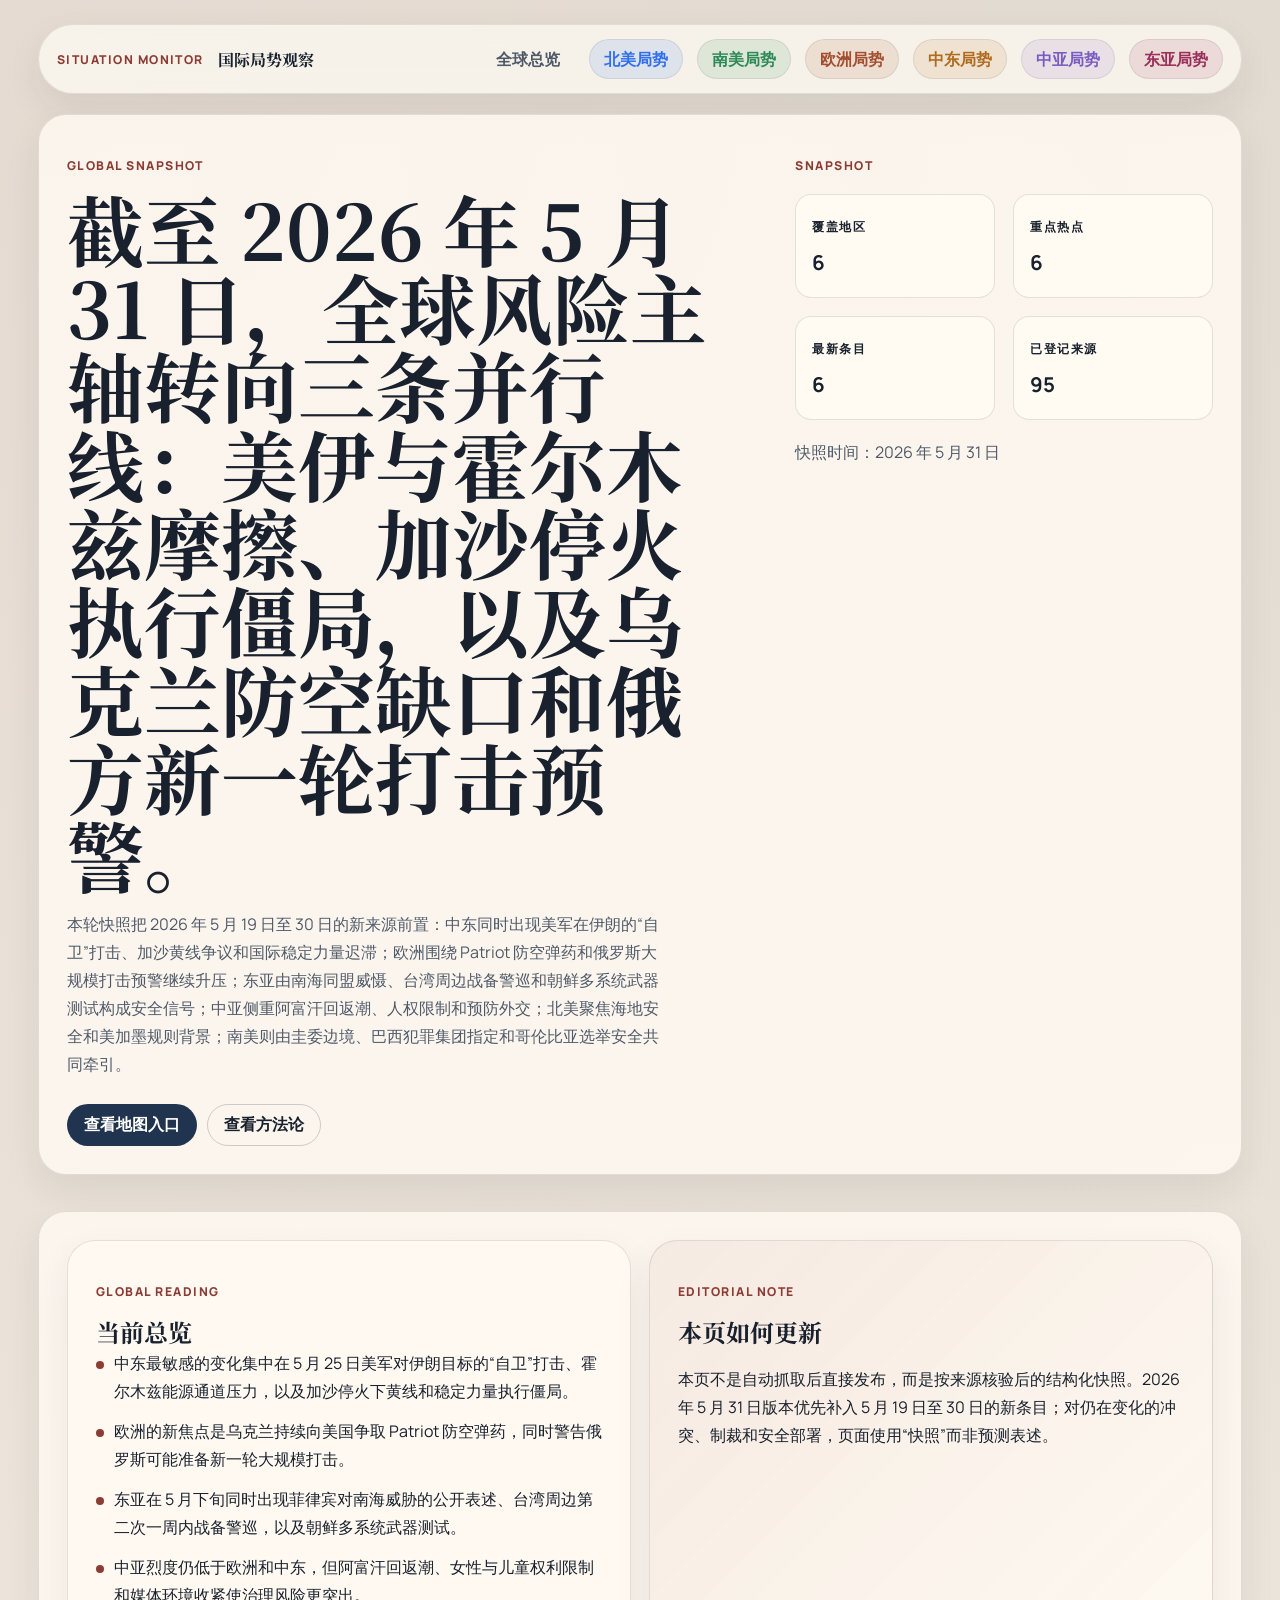
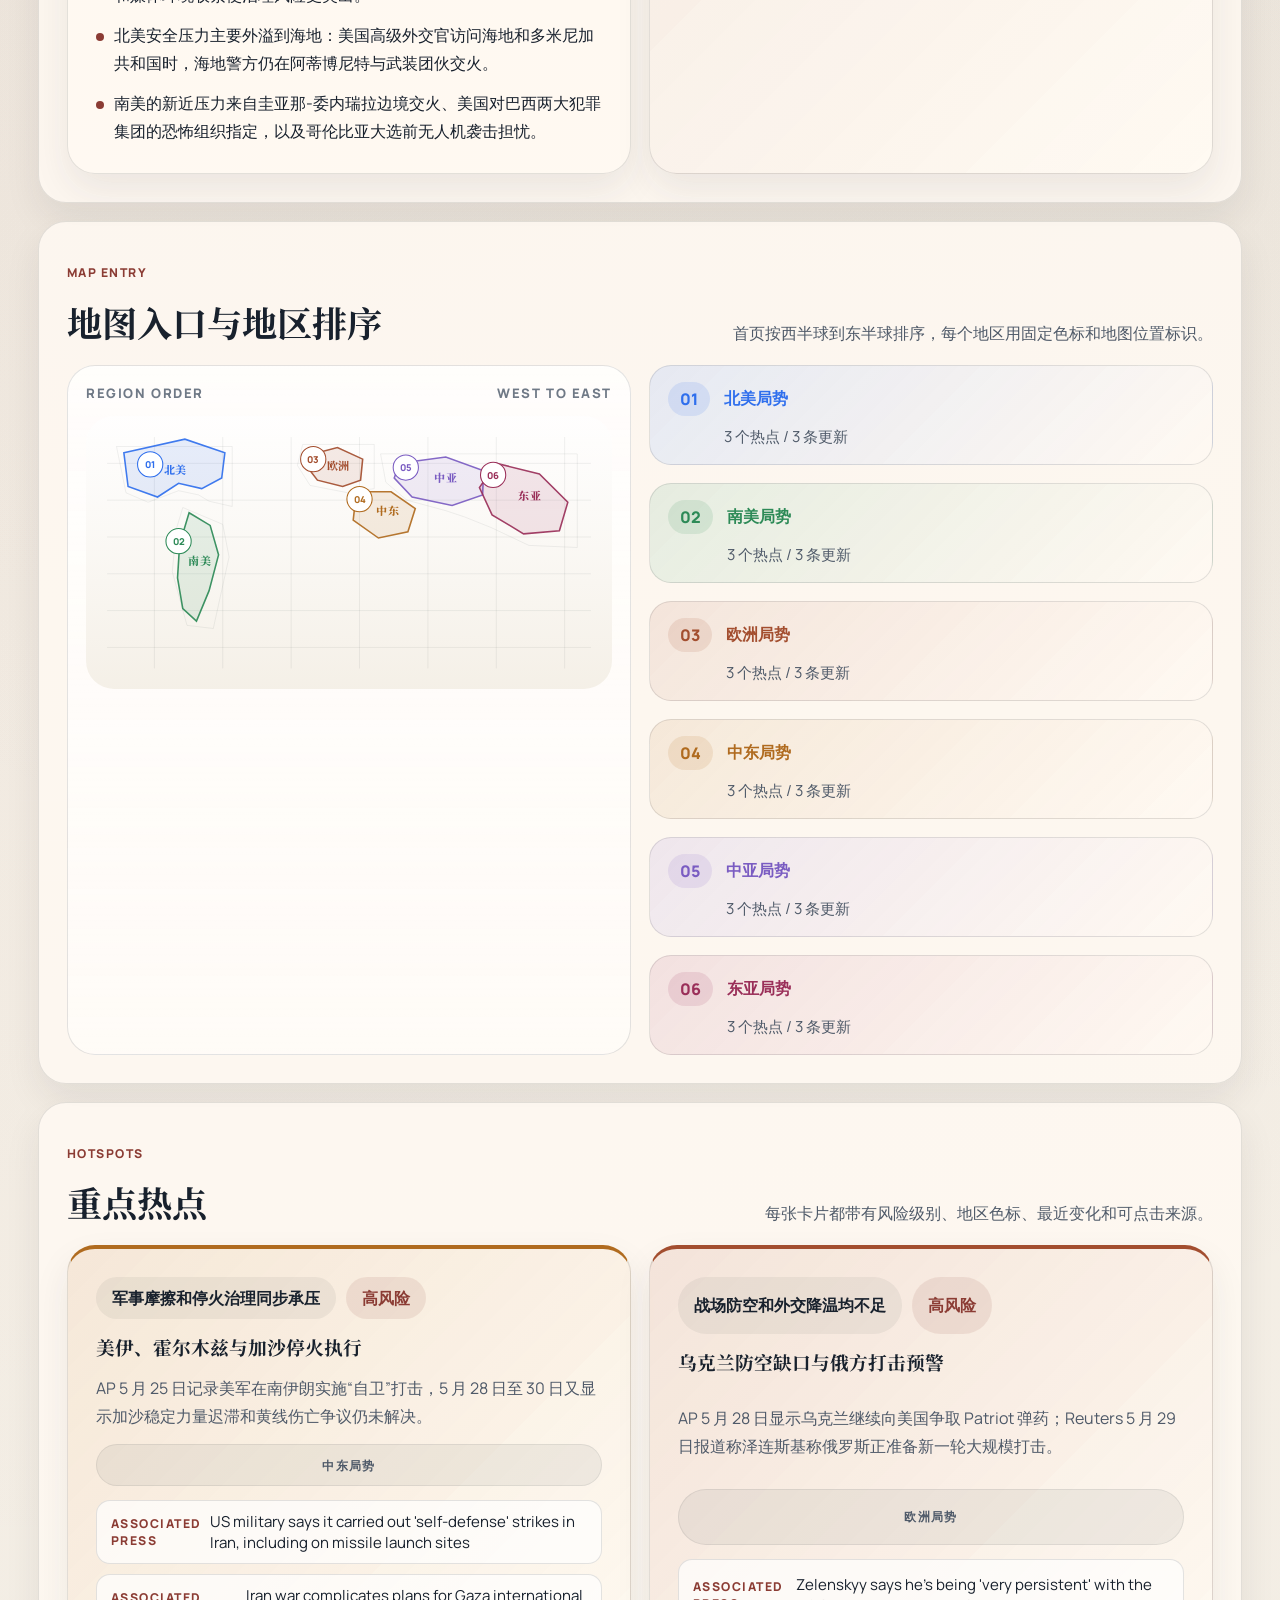
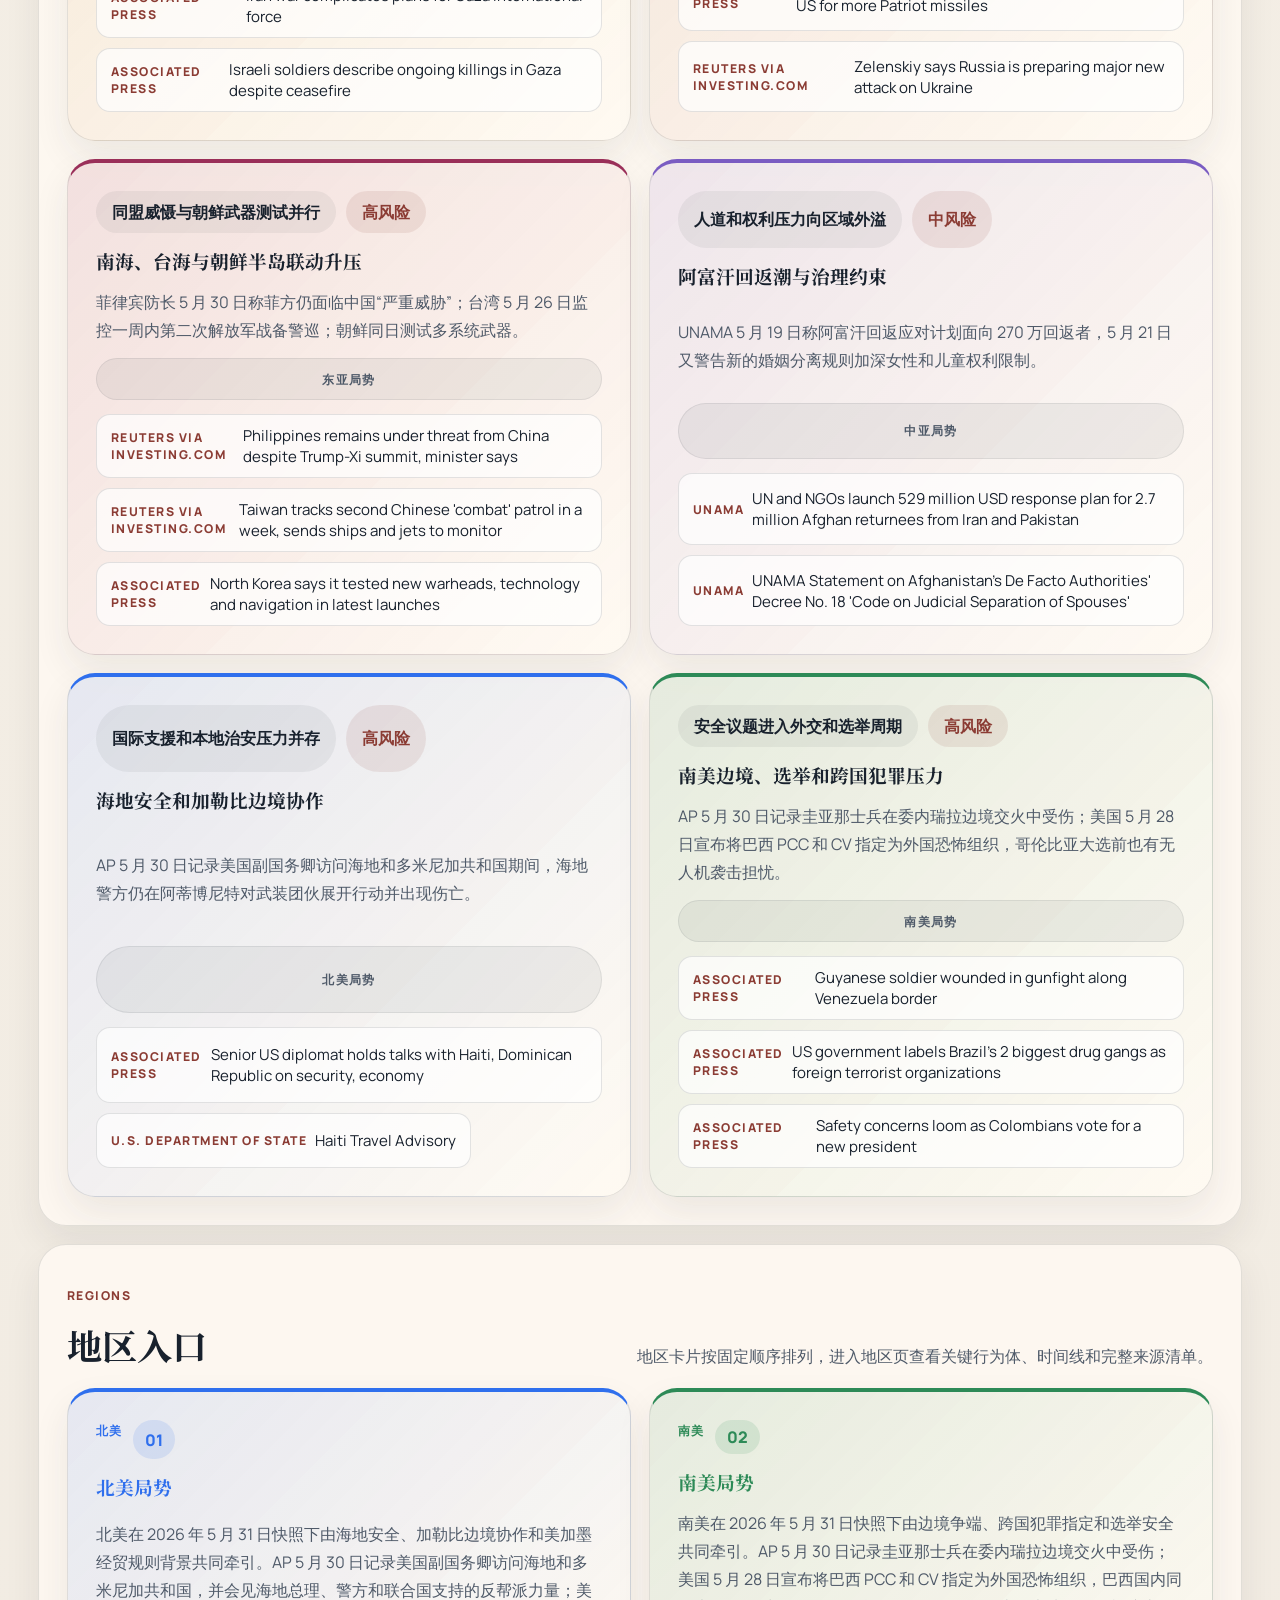
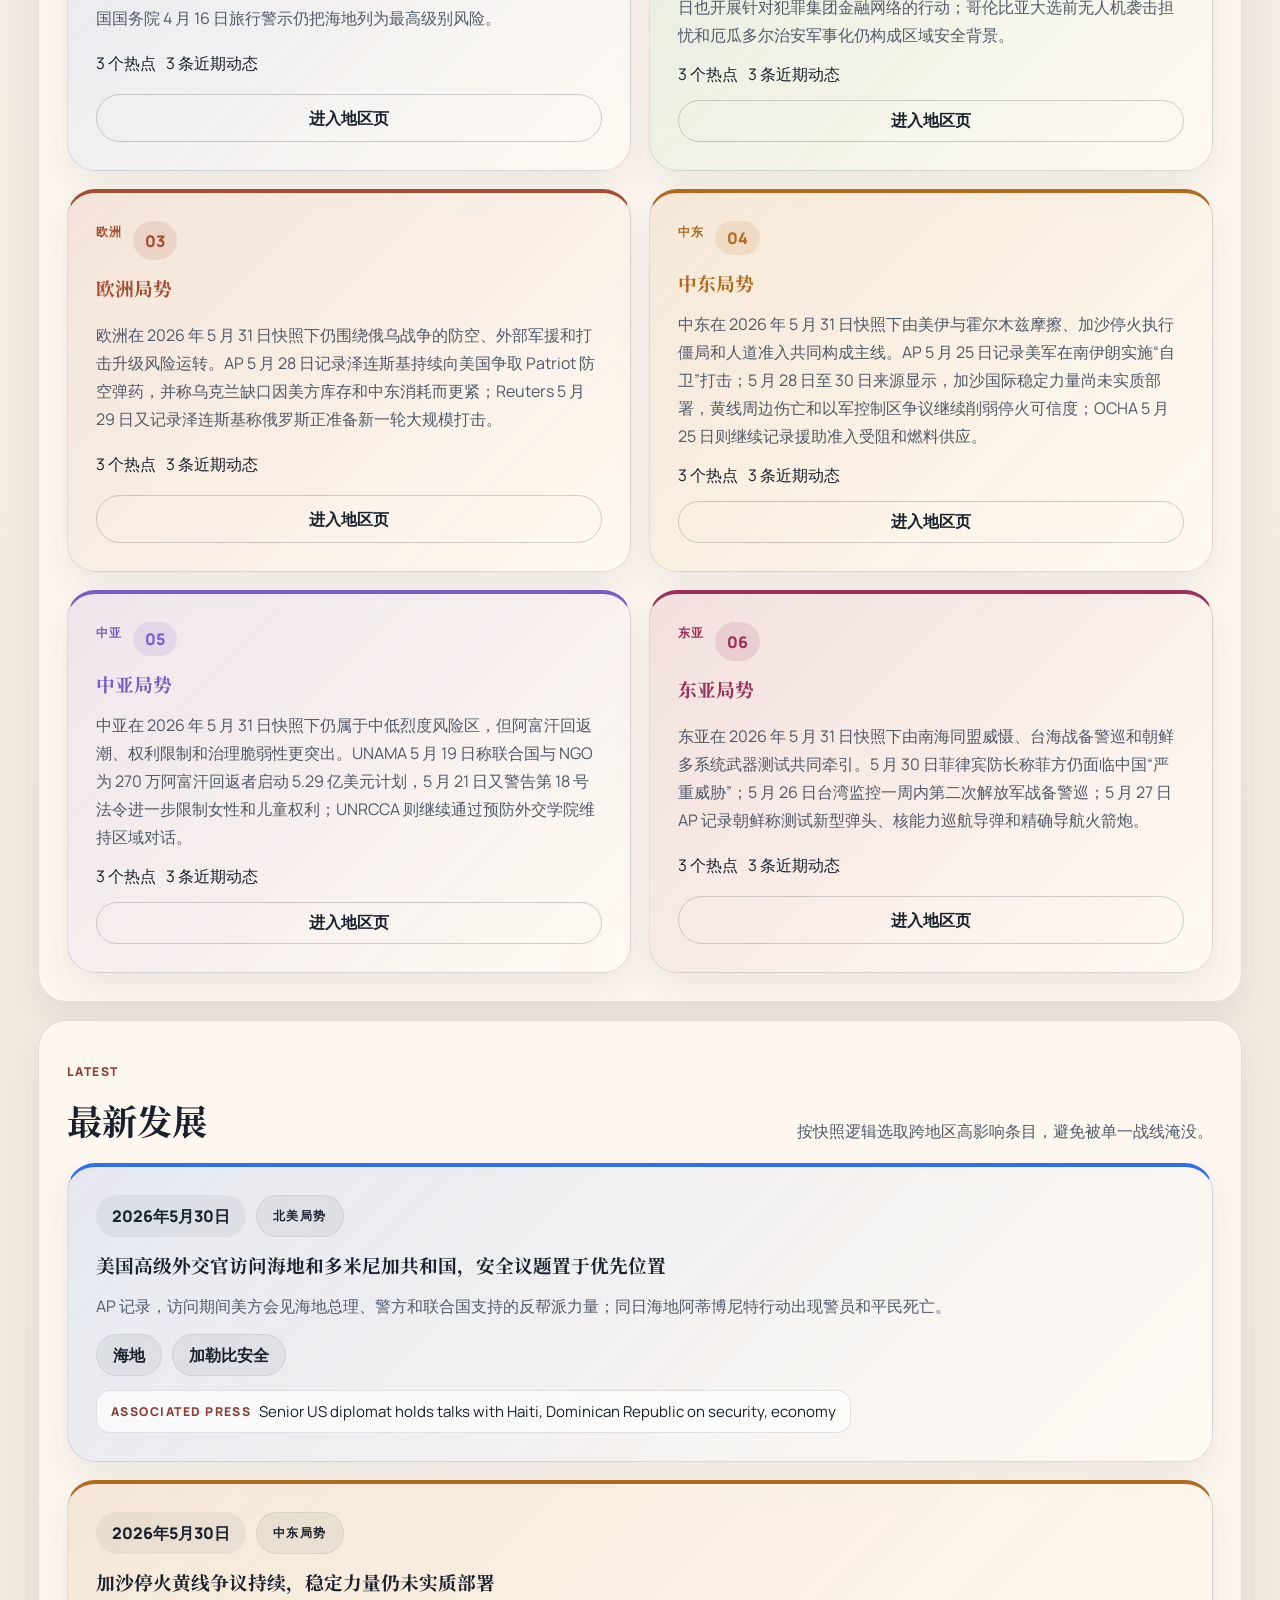
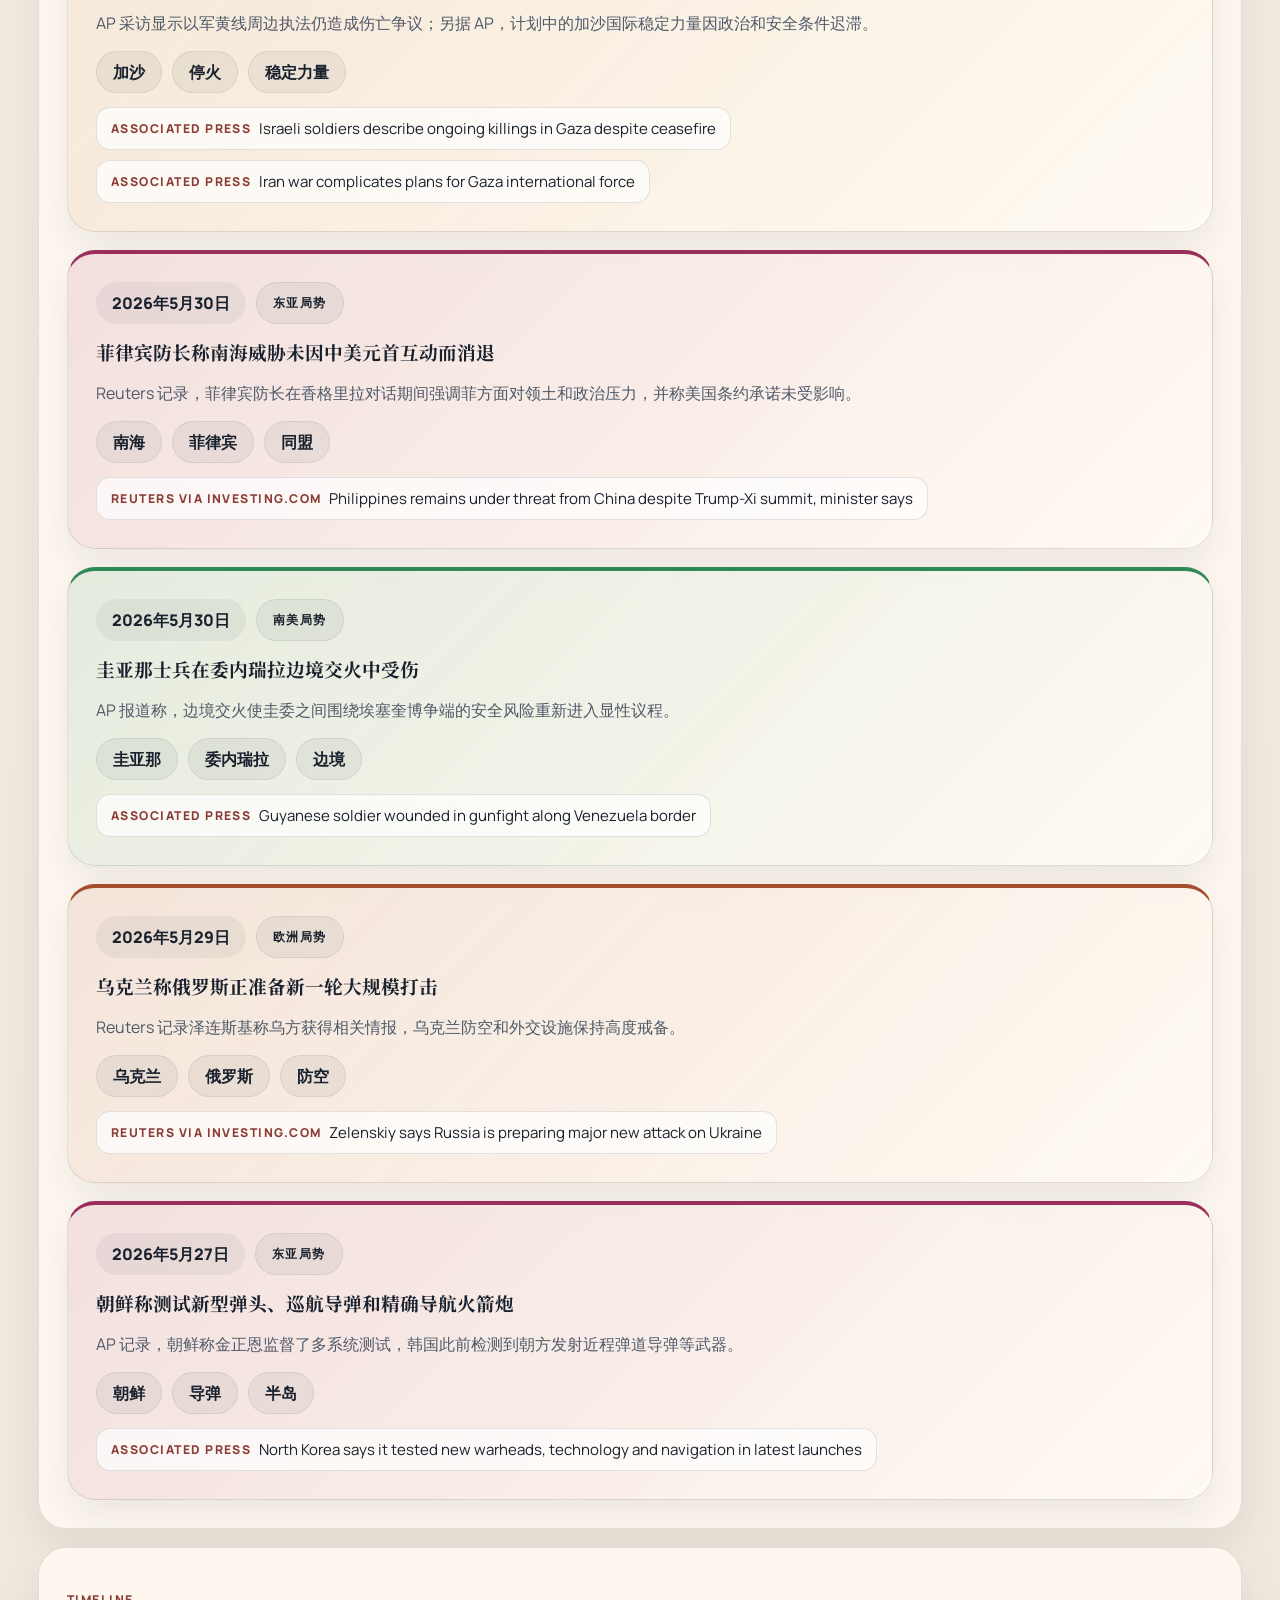
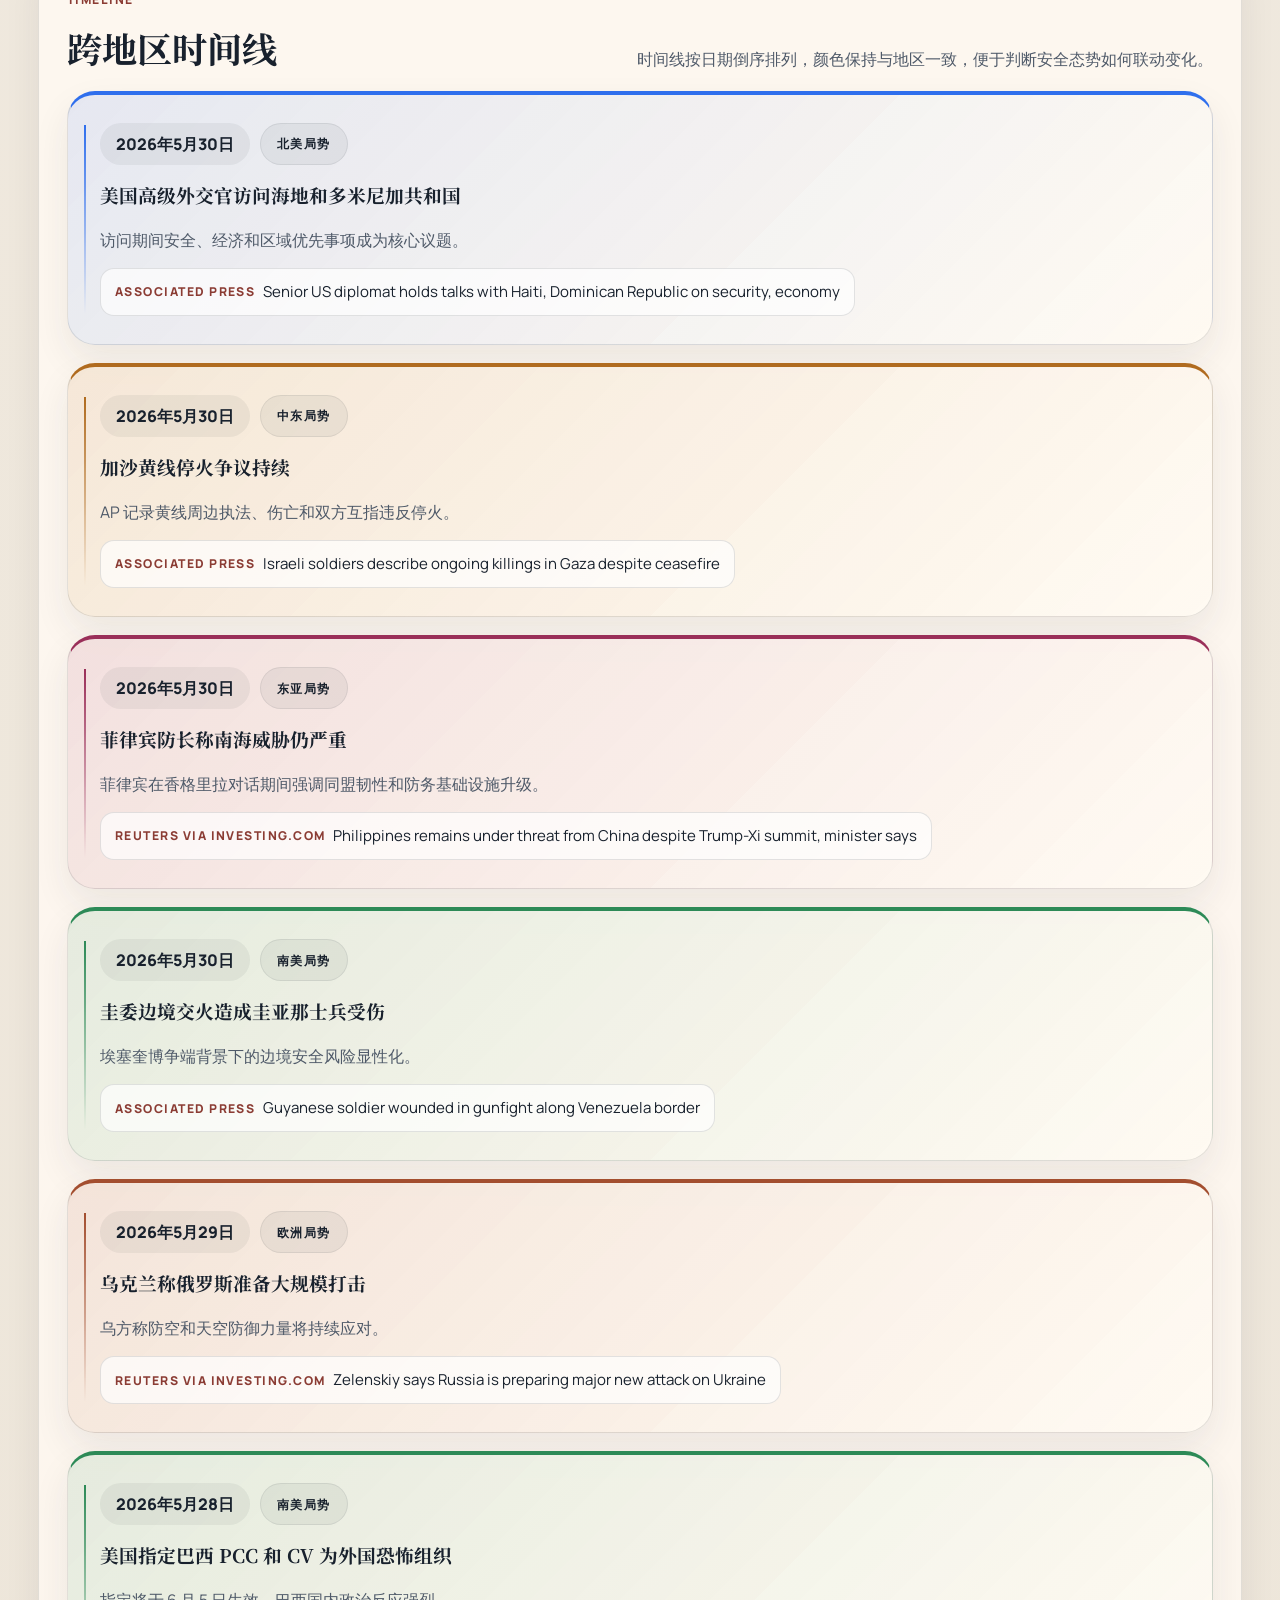
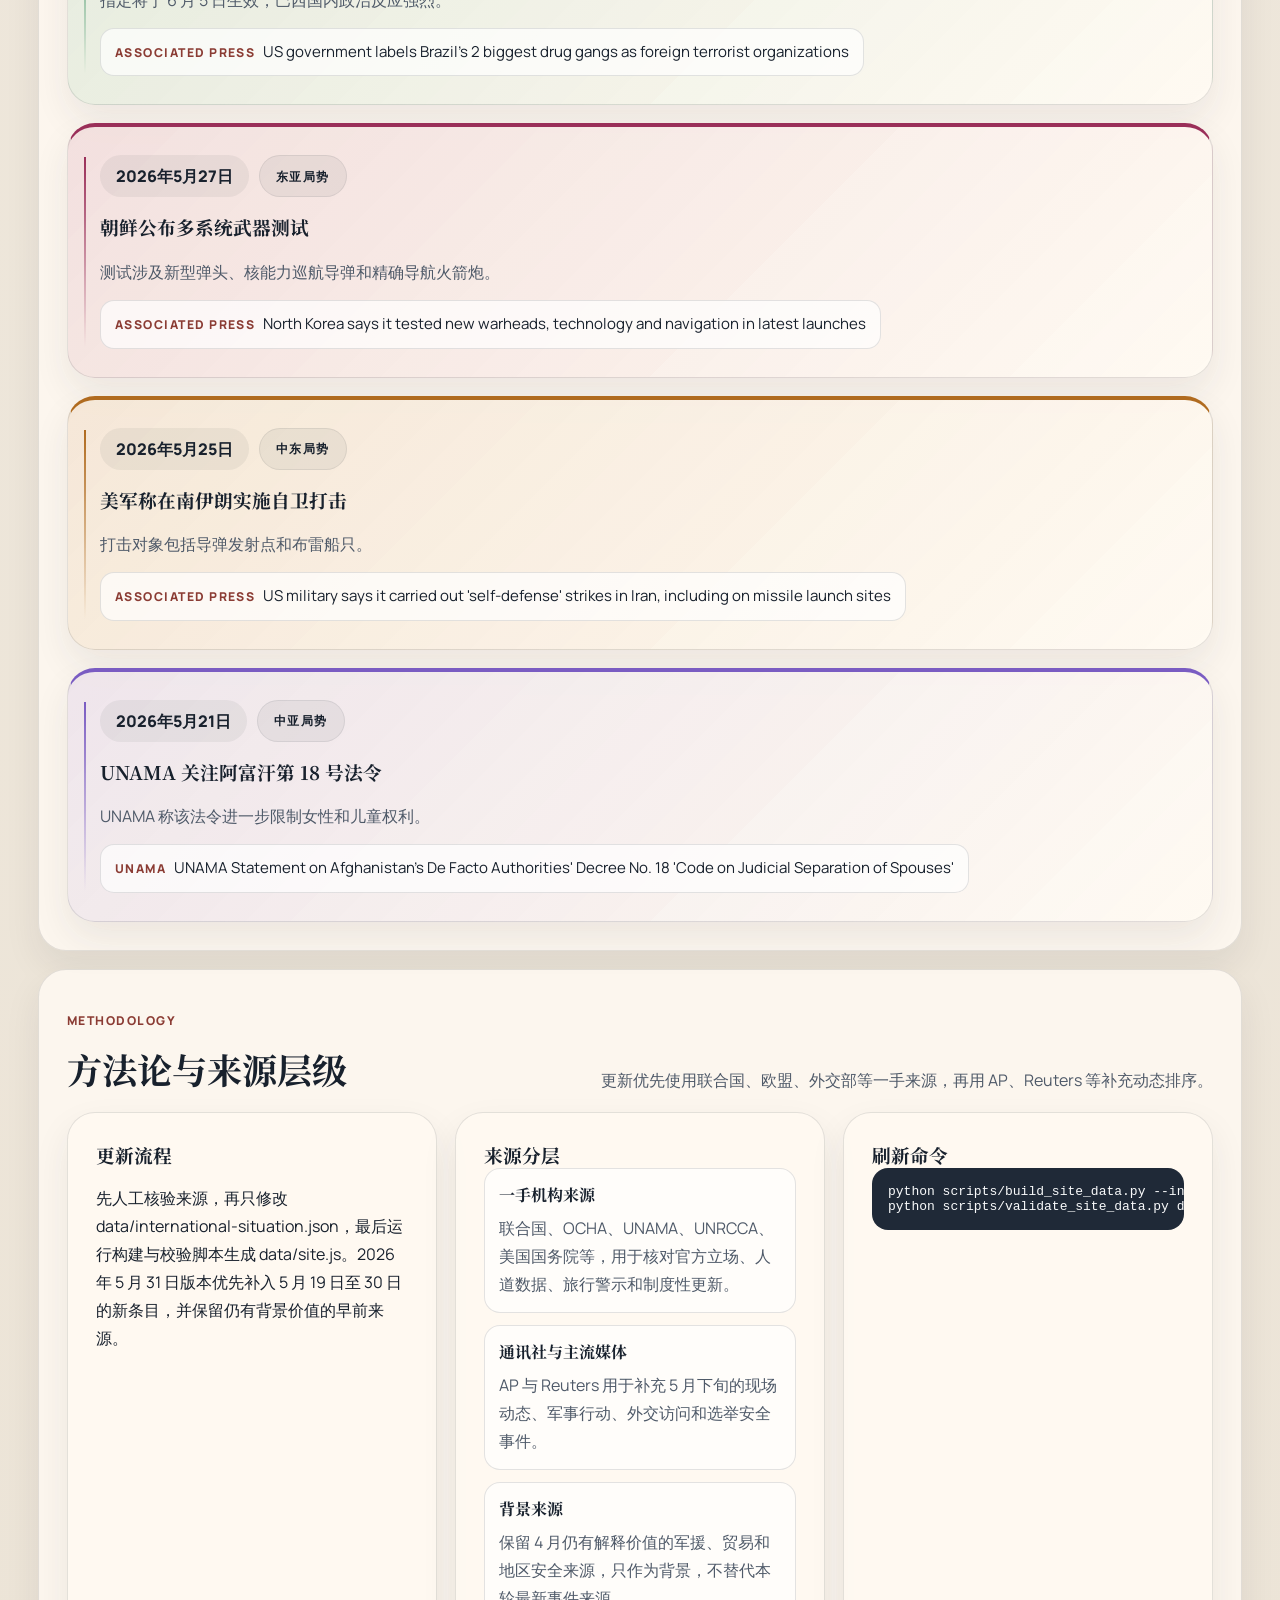
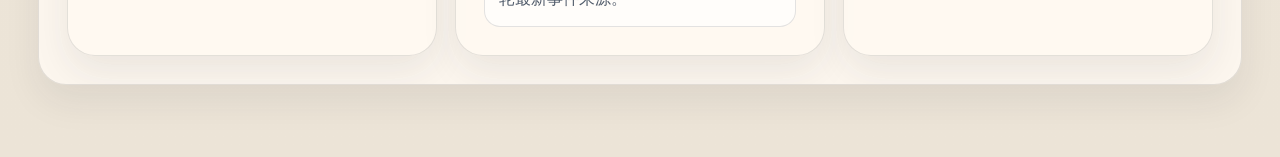
<file: index.html>
<!DOCTYPE html>
<html lang="zh-CN">
  <head>
    <meta charset="UTF-8" />
    <meta name="viewport" content="width=device-width, initial-scale=1" />
    <meta name="theme-color" content="#f4efe6" />
    <title>国际局势观察</title>
    <meta
      name="description"
      content="基于可核验来源的全球与分地区国际局势快照，覆盖东亚、中亚、中东、欧洲、北美与南美。"
    />
    <link rel="preconnect" href="https://fonts.googleapis.com" />
    <link rel="preconnect" href="https://fonts.gstatic.com" crossorigin />
    <link
      href="https://fonts.googleapis.com/css2?family=Manrope:wght@400;500;700;800&family=Noto+Serif+SC:wght@600;700&display=swap"
      rel="stylesheet"
    />
    <link rel="stylesheet" href="./styles.css" />
    <script src="./data/site.js?v=20260531-refresh"></script>
    <script src="./app.js" defer></script>
  </head>
  <body data-page="home">
    <a class="skip-link" href="#main-content">跳到正文</a>

    <div class="page-shell">
      <div class="paper-noise" aria-hidden="true"></div>

      <header class="topbar">
        <a class="brand" href="./index.html">
          <span class="brand-kicker">Situation Monitor</span>
          <strong>国际局势观察</strong>
        </a>
        <nav class="topnav" id="topnav" aria-label="主导航"></nav>
      </header>

      <main id="main-content" class="main-layout">
        <section class="hero">
          <div class="hero-copy">
            <p class="eyebrow">Global Snapshot</p>
            <h1 id="hero-title">正在加载全球快照</h1>
            <p class="hero-summary" id="hero-dek"></p>
            <div class="hero-actions">
              <a class="button button-primary" href="#map-title">查看地图入口</a>
              <a class="button button-secondary" href="#methodology">查看方法论</a>
            </div>
          </div>

          <aside class="hero-panel" aria-label="数据状态">
            <p class="eyebrow">Snapshot</p>
            <ul class="stat-grid" id="stat-grid"></ul>
            <p class="hero-note" id="last-updated-label"></p>
          </aside>
        </section>

        <section class="section intro-grid">
          <article class="panel">
            <p class="section-kicker">Global Reading</p>
            <h2>当前总览</h2>
            <div class="bullet-list" id="overview-points"></div>
          </article>
          <article class="panel panel-emphasis">
            <p class="section-kicker">Editorial Note</p>
            <h2>本页如何更新</h2>
            <p id="snapshot-note"></p>
          </article>
        </section>

        <section class="section" aria-labelledby="map-title">
          <div class="section-header">
            <div>
              <p class="section-kicker">Map Entry</p>
              <h2 id="map-title">地图入口与地区排序</h2>
            </div>
            <p class="section-copy">首页按西半球到东半球排序，每个地区用固定色标和地图位置标识。</p>
          </div>
          <div class="map-layout">
            <div class="map-board" id="map-board" aria-label="世界分区入口图"></div>
            <div class="map-directory" id="map-directory"></div>
          </div>
        </section>

        <section class="section" id="hotspots" aria-labelledby="hotspots-title">
          <div class="section-header">
            <div>
              <p class="section-kicker">Hotspots</p>
              <h2 id="hotspots-title">重点热点</h2>
            </div>
            <p class="section-copy">每张卡片都带有风险级别、地区色标、最近变化和可点击来源。</p>
          </div>
          <div class="card-grid hotspot-grid" id="hotspot-grid"></div>
        </section>

        <section class="section" aria-labelledby="regions-title">
          <div class="section-header">
            <div>
              <p class="section-kicker">Regions</p>
              <h2 id="regions-title">地区入口</h2>
            </div>
            <p class="section-copy">地区卡片按固定顺序排列，进入地区页查看关键行为体、时间线和完整来源清单。</p>
          </div>
          <div class="card-grid region-grid" id="region-grid"></div>
        </section>

        <section class="section" aria-labelledby="latest-title">
          <div class="section-header">
            <div>
              <p class="section-kicker">Latest</p>
              <h2 id="latest-title">最新发展</h2>
            </div>
            <p class="section-copy">按快照逻辑选取跨地区高影响条目，避免被单一战线淹没。</p>
          </div>
          <div class="development-list" id="latest-list"></div>
        </section>

        <section class="section" aria-labelledby="timeline-title">
          <div class="section-header">
            <div>
              <p class="section-kicker">Timeline</p>
              <h2 id="timeline-title">跨地区时间线</h2>
            </div>
            <p class="section-copy">时间线按日期倒序排列，颜色保持与地区一致，便于判断安全态势如何联动变化。</p>
          </div>
          <ol class="timeline-list" id="timeline-list"></ol>
        </section>

        <section class="section" id="methodology" aria-labelledby="methodology-title">
          <div class="section-header">
            <div>
              <p class="section-kicker">Methodology</p>
              <h2 id="methodology-title">方法论与来源层级</h2>
            </div>
            <p class="section-copy">更新优先使用联合国、欧盟、外交部等一手来源，再用 AP、Reuters 等补充动态排序。</p>
          </div>
          <div class="method-grid">
            <article class="panel">
              <h3>更新流程</h3>
              <p id="update-process"></p>
            </article>
            <article class="panel">
              <h3>来源分层</h3>
              <div class="source-group-list" id="source-group-list"></div>
            </article>
            <article class="panel">
              <h3>刷新命令</h3>
              <pre class="command-block"><code>python scripts/build_site_data.py --input data/international-situation.json --output data/site.js
python scripts/validate_site_data.py data/international-situation.json</code></pre>
            </article>
          </div>
        </section>
      </main>
    </div>
  </body>
</html>
</file>
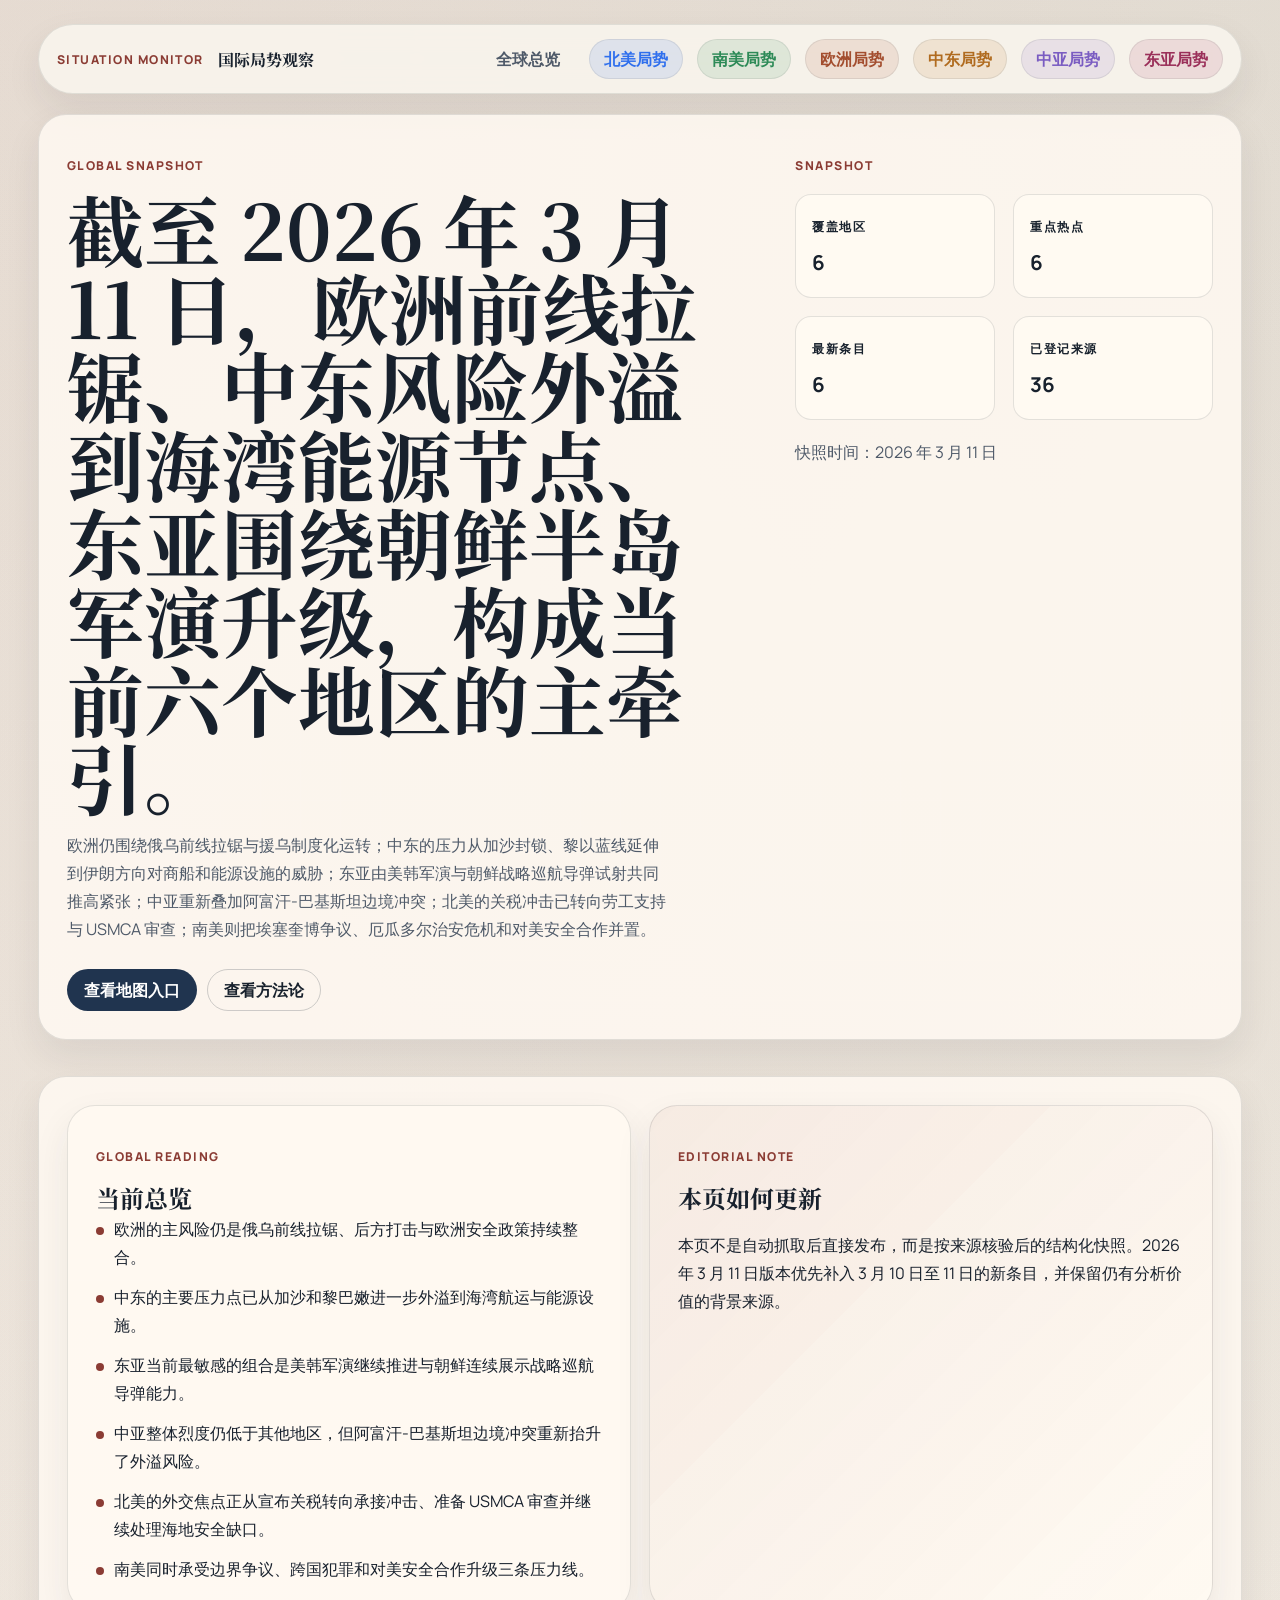
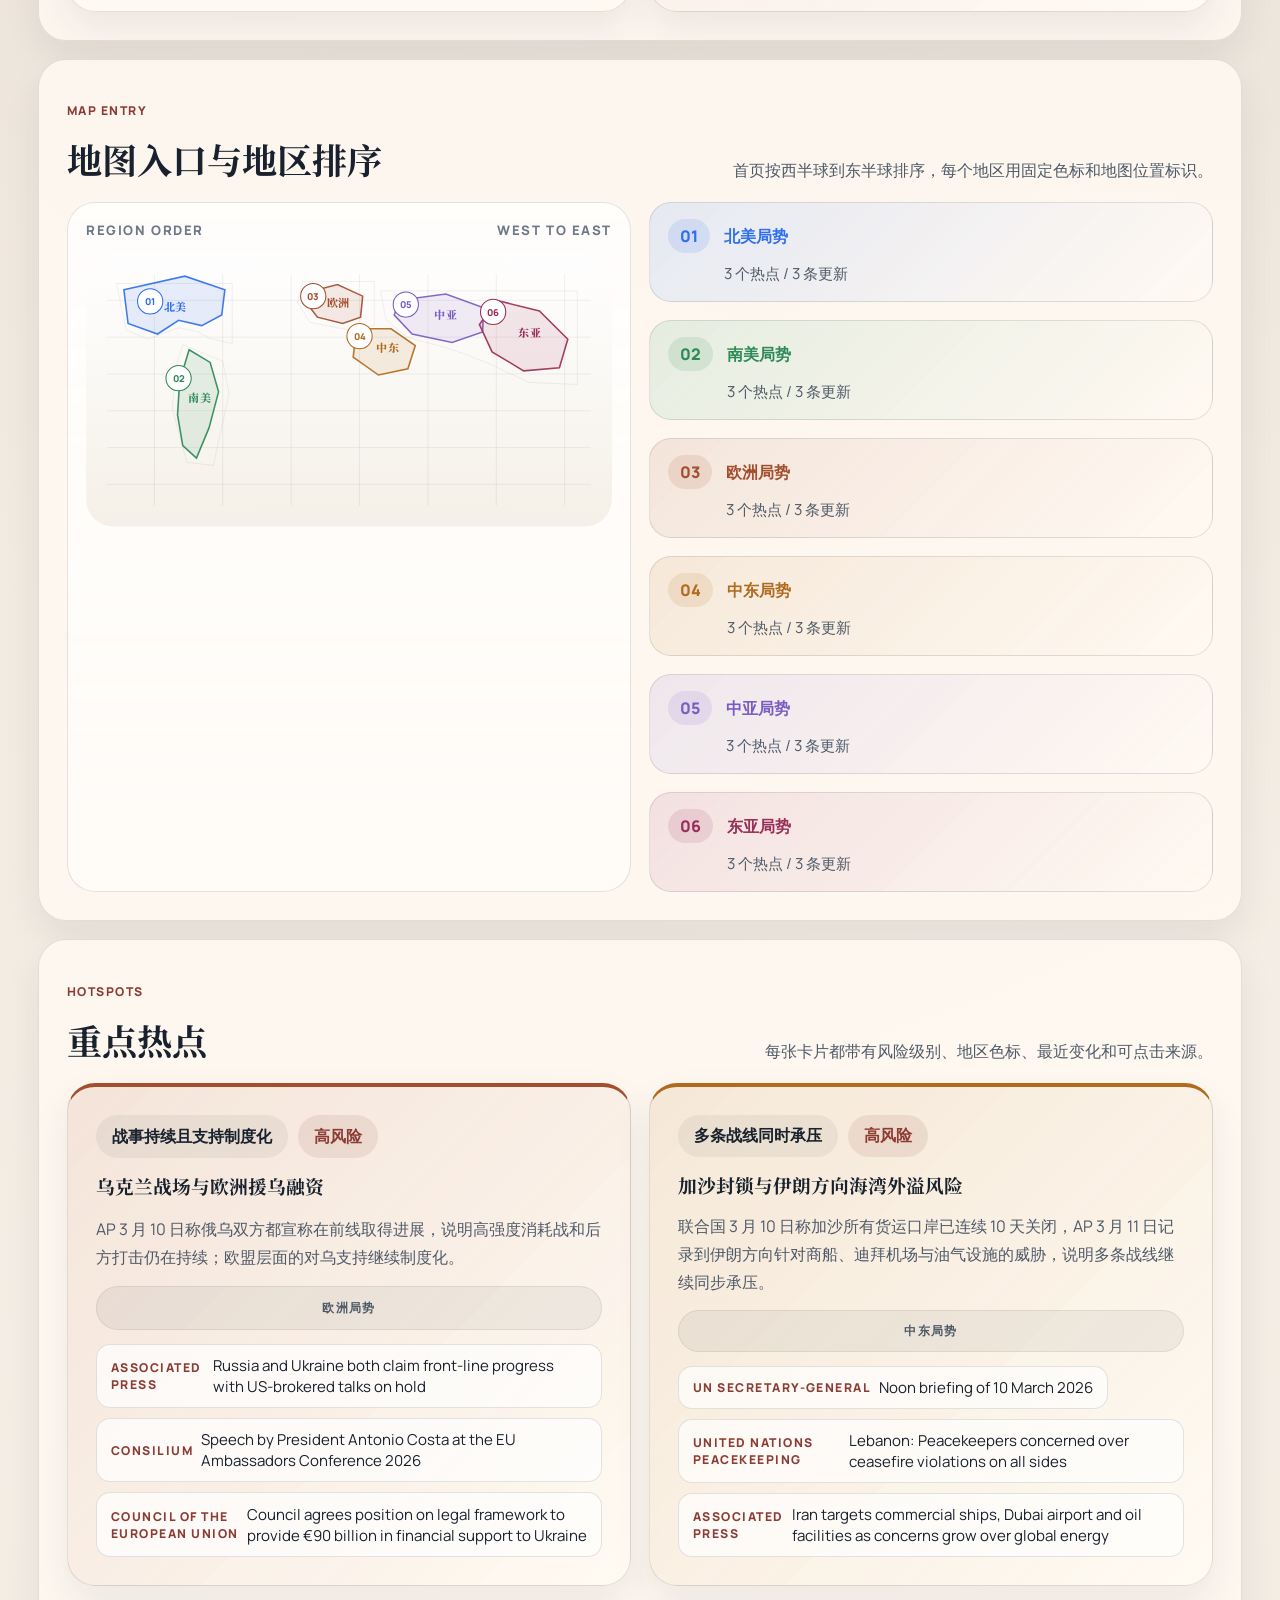
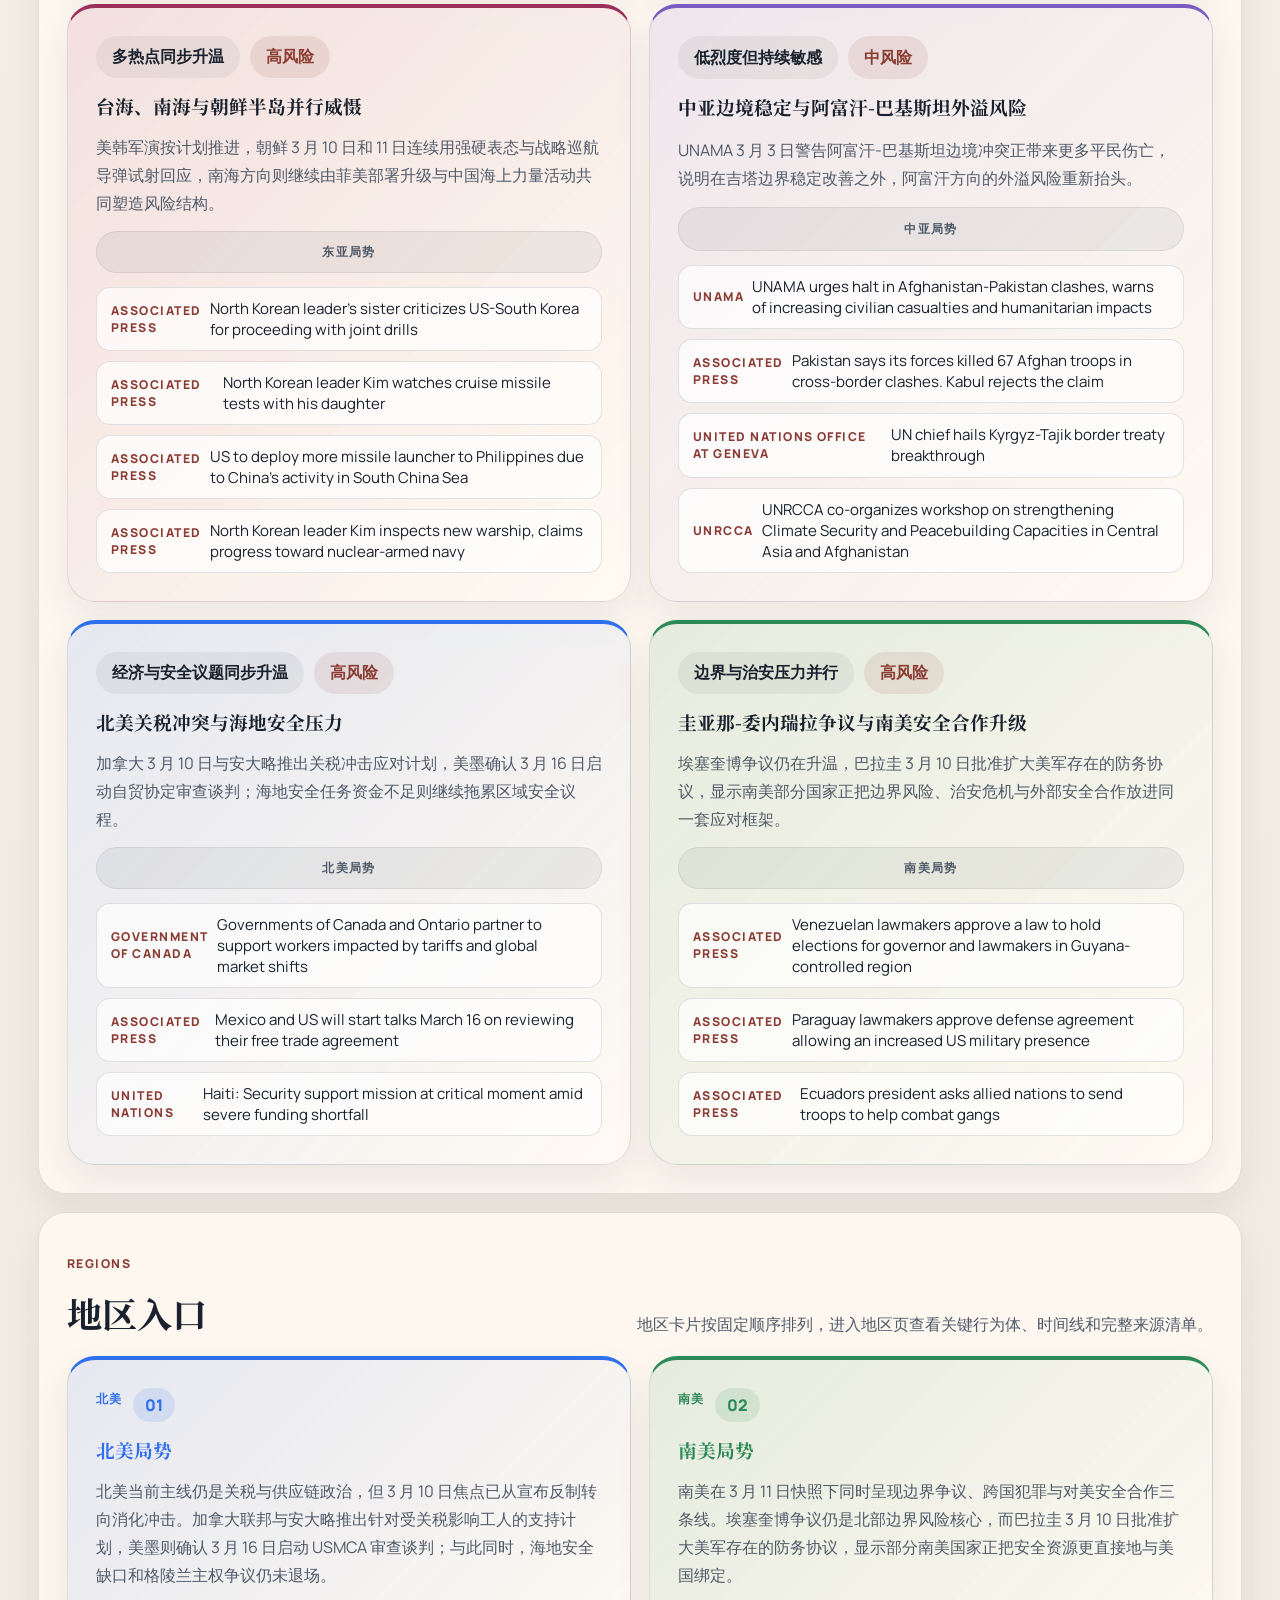
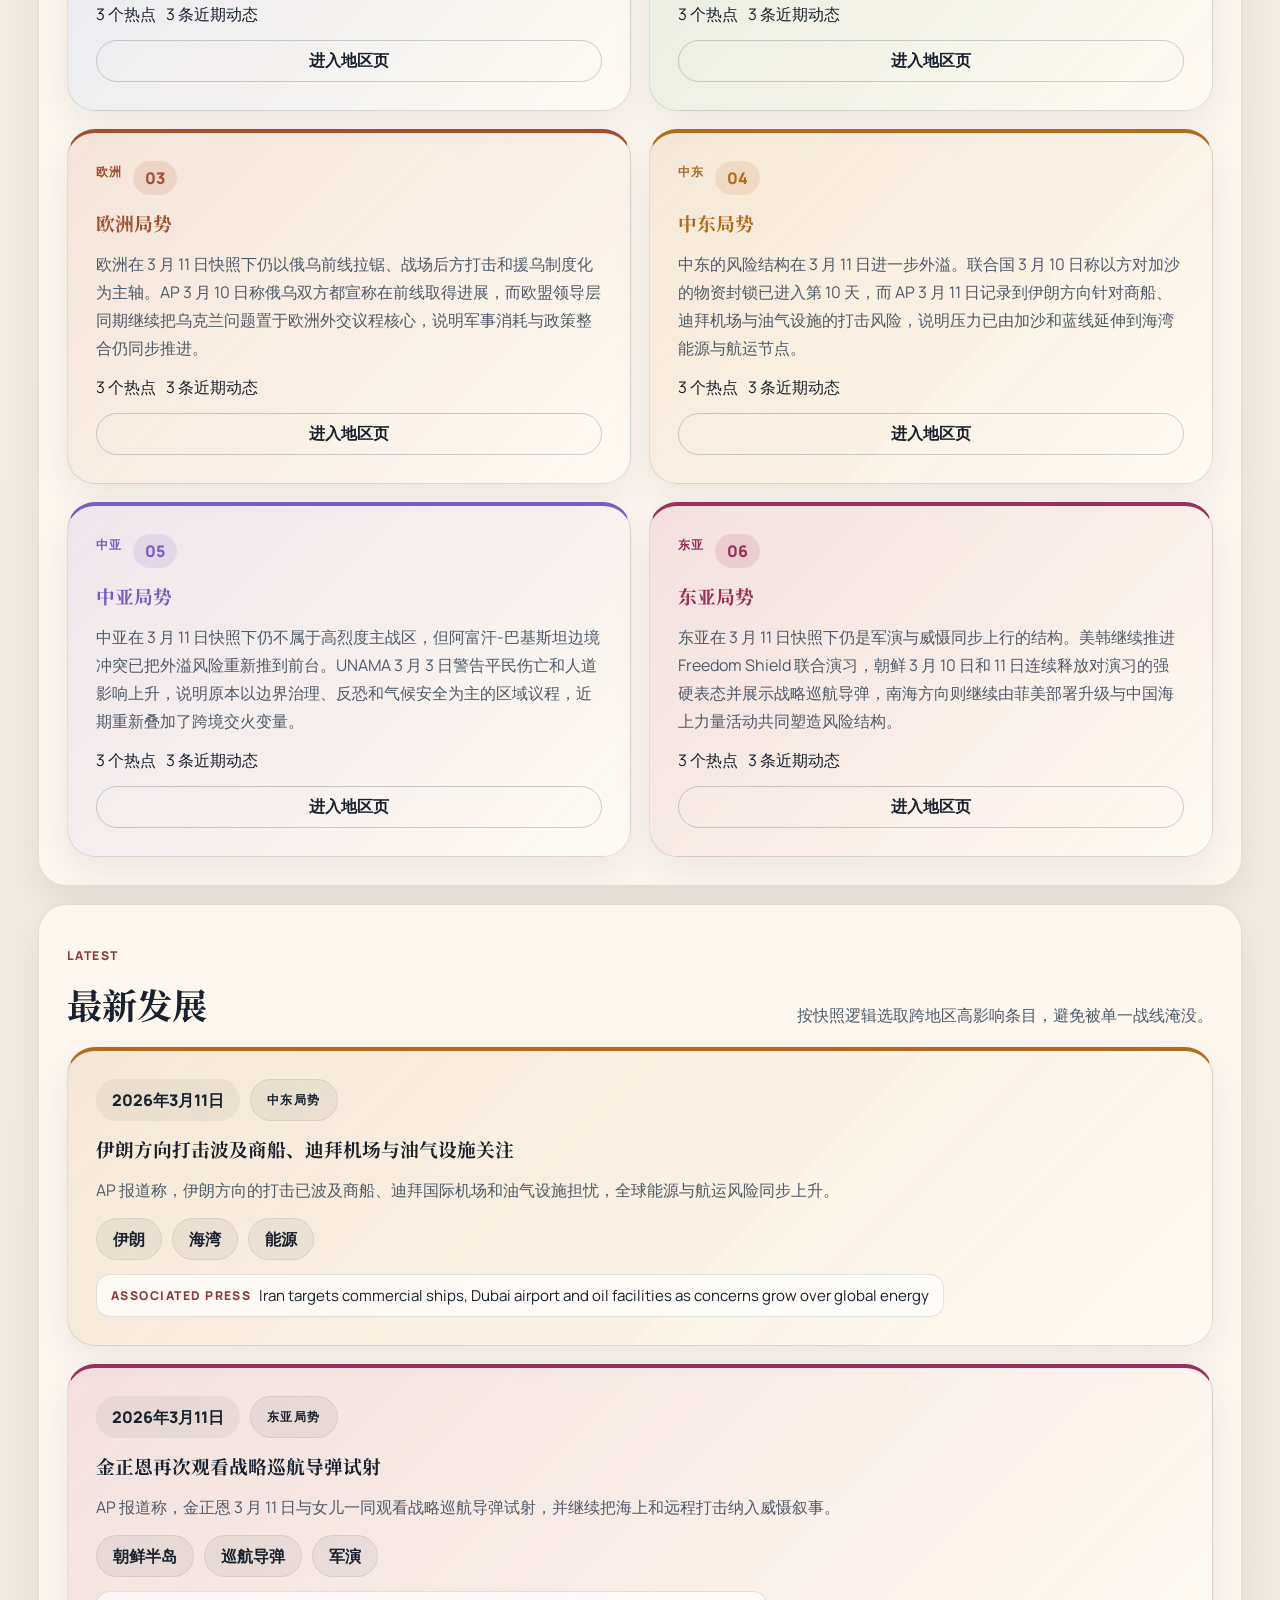
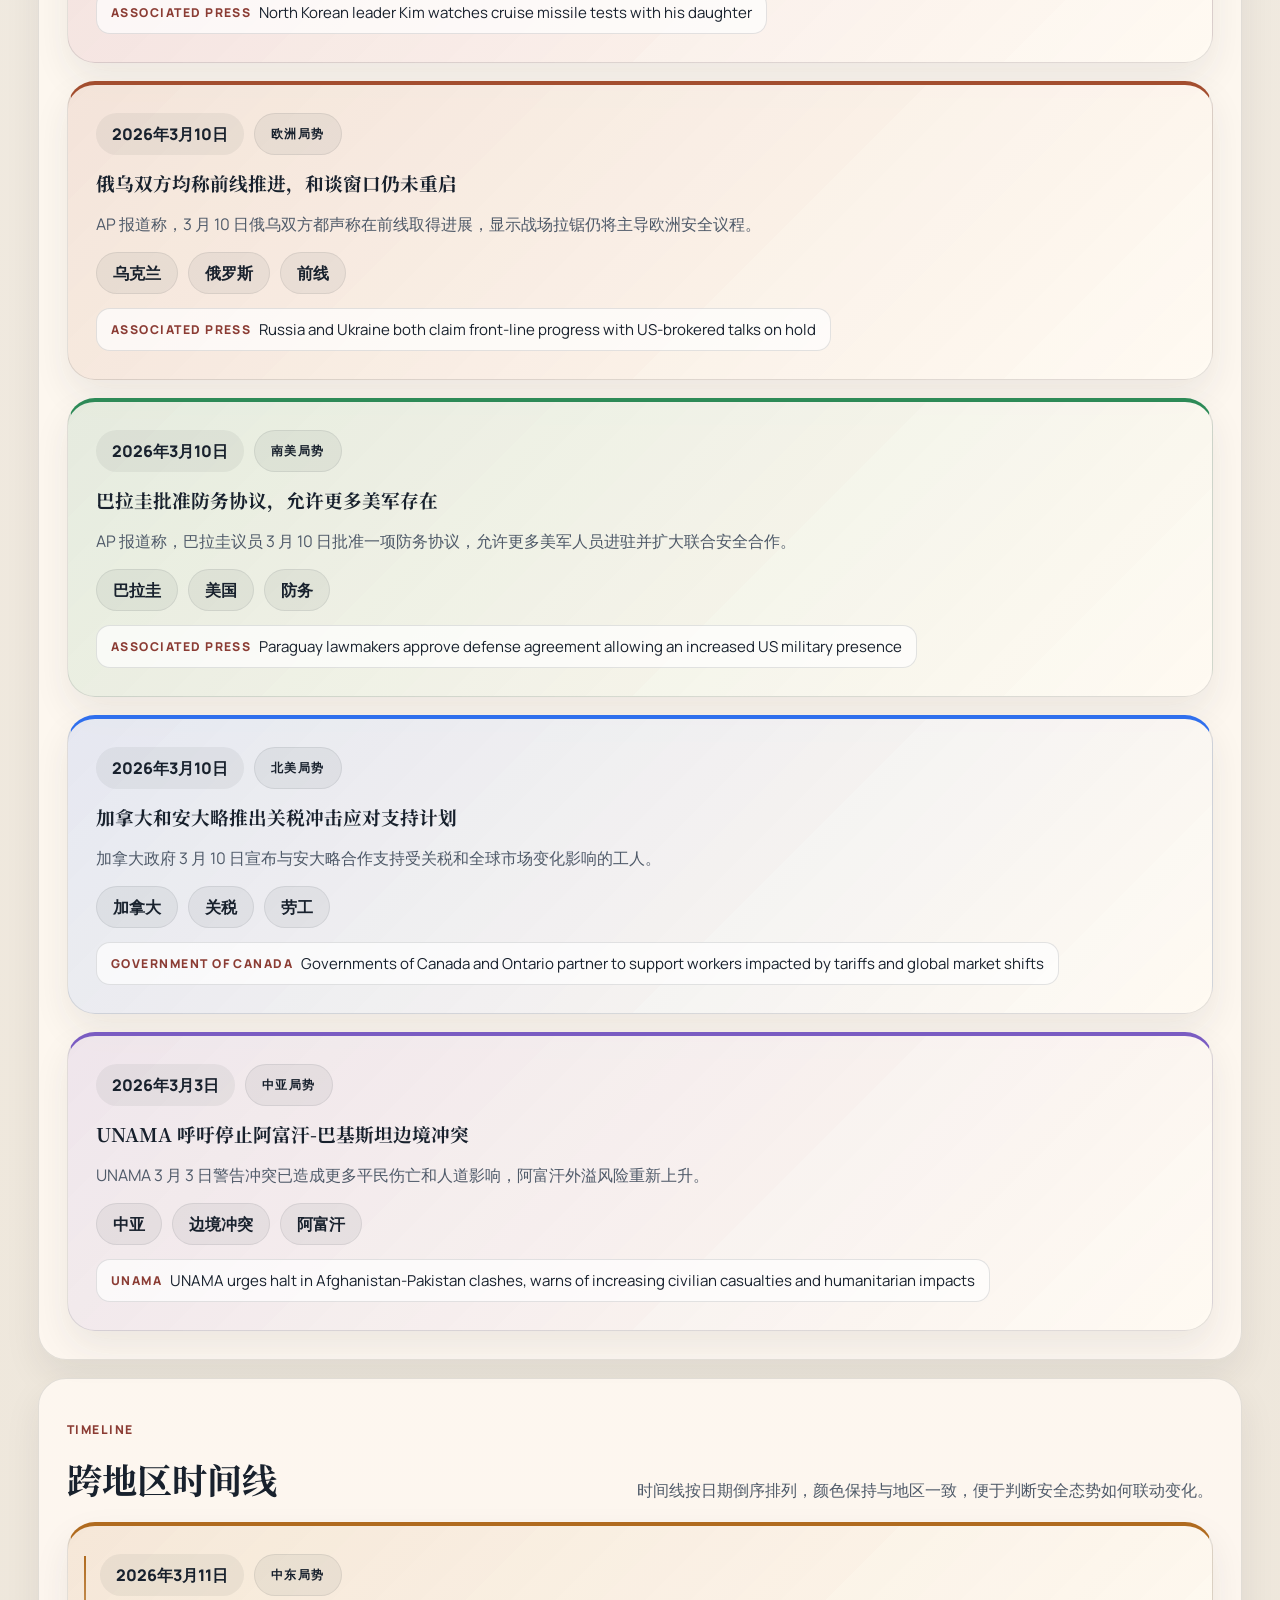
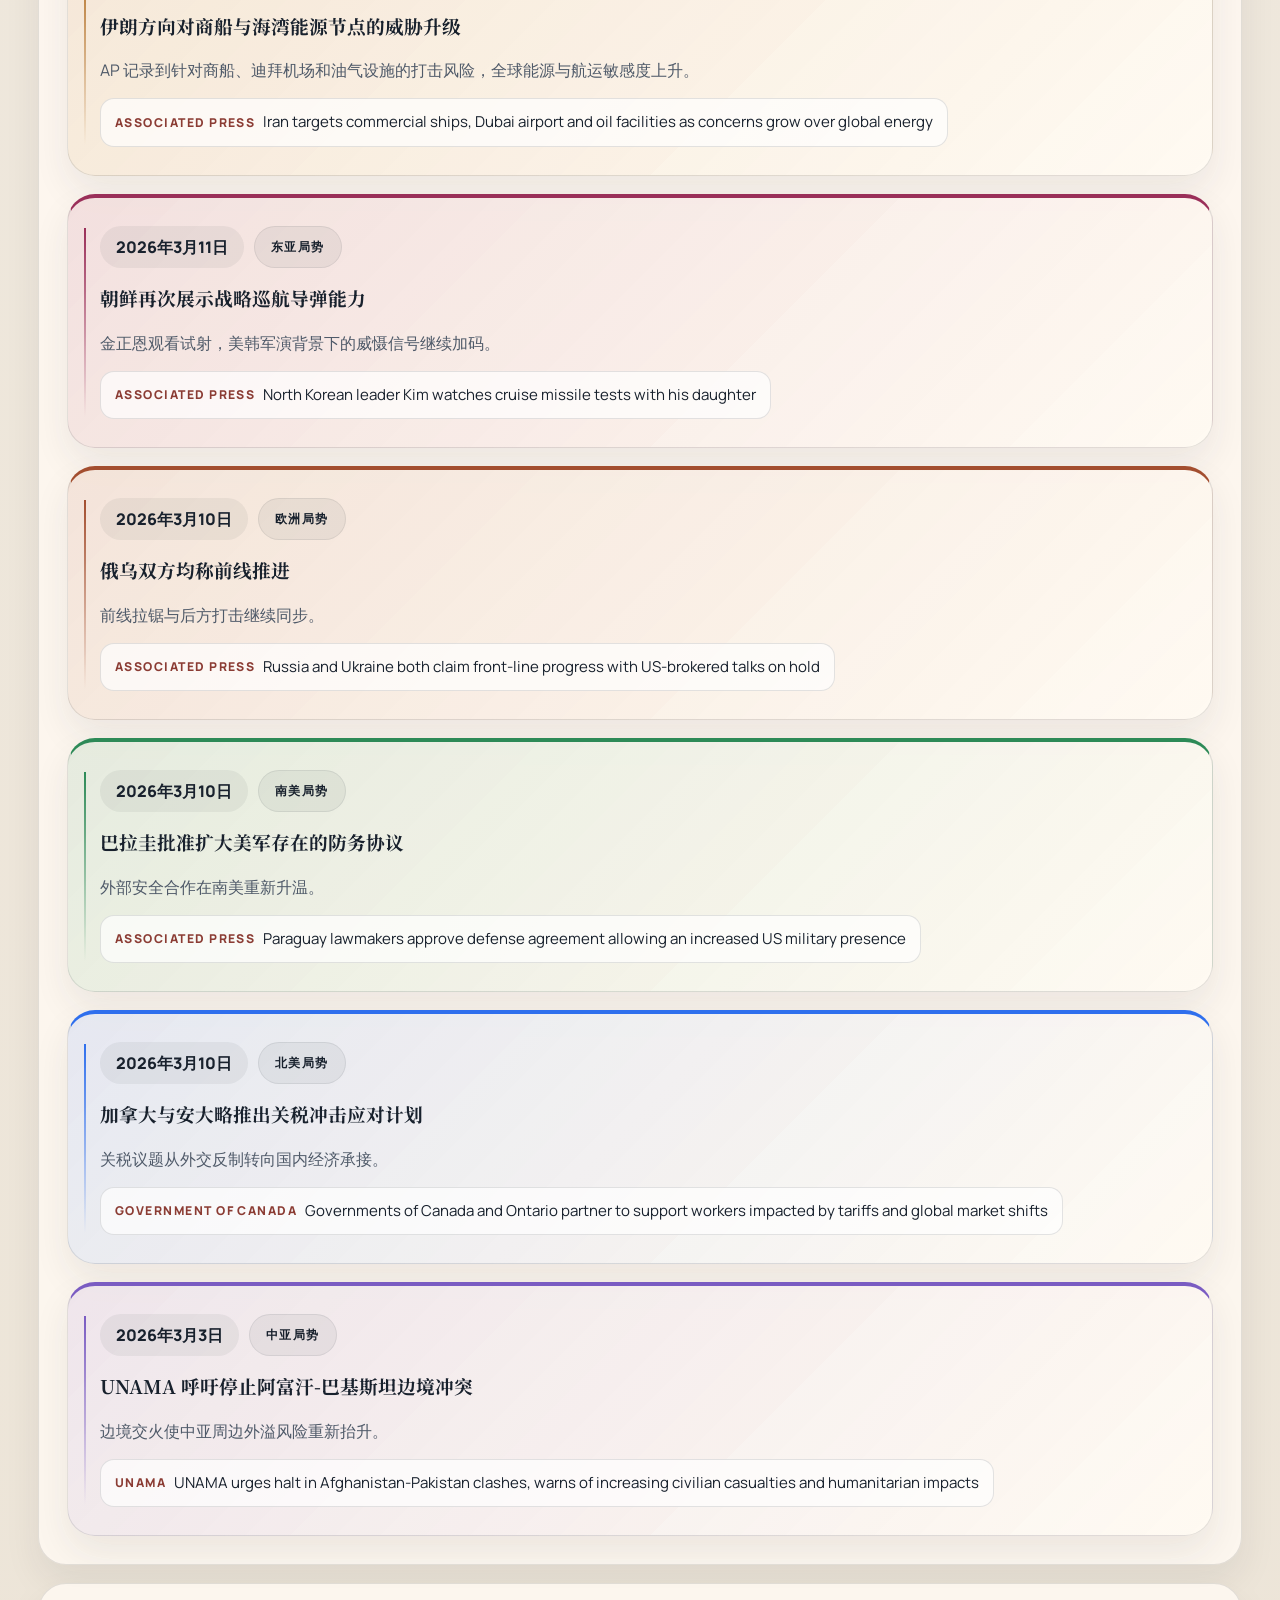
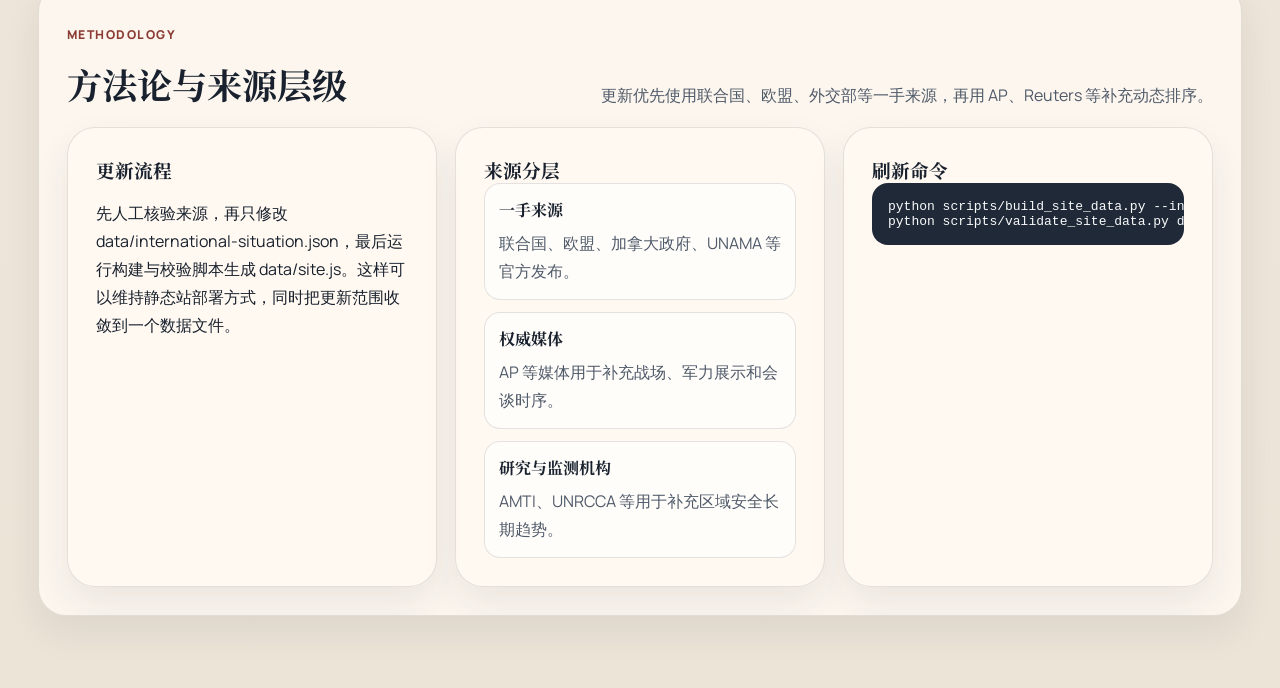
<file: International Situation Website/index.html>
<!DOCTYPE html>
<html lang="zh-CN">
  <head>
    <meta charset="UTF-8" />
    <meta name="viewport" content="width=device-width, initial-scale=1" />
    <meta name="theme-color" content="#f4efe6" />
    <title>国际局势观察</title>
    <meta
      name="description"
      content="基于可核验来源的全球与分地区国际局势快照，覆盖东亚、中亚、中东、欧洲、北美与南美。"
    />
    <link rel="preconnect" href="https://fonts.googleapis.com" />
    <link rel="preconnect" href="https://fonts.gstatic.com" crossorigin />
    <link
      href="https://fonts.googleapis.com/css2?family=Manrope:wght@400;500;700;800&family=Noto+Serif+SC:wght@600;700&display=swap"
      rel="stylesheet"
    />
    <link rel="stylesheet" href="./styles.css" />
    <script src="./data/site.js"></script>
    <script src="./app.js" defer></script>
  </head>
  <body data-page="home">
    <a class="skip-link" href="#main-content">跳到正文</a>

    <div class="page-shell">
      <div class="paper-noise" aria-hidden="true"></div>

      <header class="topbar">
        <a class="brand" href="./index.html">
          <span class="brand-kicker">Situation Monitor</span>
          <strong>国际局势观察</strong>
        </a>
        <nav class="topnav" id="topnav" aria-label="主导航"></nav>
      </header>

      <main id="main-content" class="main-layout">
        <section class="hero">
          <div class="hero-copy">
            <p class="eyebrow">Global Snapshot</p>
            <h1 id="hero-title">正在加载全球快照</h1>
            <p class="hero-summary" id="hero-dek"></p>
            <div class="hero-actions">
              <a class="button button-primary" href="#map-title">查看地图入口</a>
              <a class="button button-secondary" href="#methodology">查看方法论</a>
            </div>
          </div>

          <aside class="hero-panel" aria-label="数据状态">
            <p class="eyebrow">Snapshot</p>
            <ul class="stat-grid" id="stat-grid"></ul>
            <p class="hero-note" id="last-updated-label"></p>
          </aside>
        </section>

        <section class="section intro-grid">
          <article class="panel">
            <p class="section-kicker">Global Reading</p>
            <h2>当前总览</h2>
            <div class="bullet-list" id="overview-points"></div>
          </article>
          <article class="panel panel-emphasis">
            <p class="section-kicker">Editorial Note</p>
            <h2>本页如何更新</h2>
            <p id="snapshot-note"></p>
          </article>
        </section>

        <section class="section" aria-labelledby="map-title">
          <div class="section-header">
            <div>
              <p class="section-kicker">Map Entry</p>
              <h2 id="map-title">地图入口与地区排序</h2>
            </div>
            <p class="section-copy">首页按西半球到东半球排序，每个地区用固定色标和地图位置标识。</p>
          </div>
          <div class="map-layout">
            <div class="map-board" id="map-board" aria-label="世界分区入口图"></div>
            <div class="map-directory" id="map-directory"></div>
          </div>
        </section>

        <section class="section" id="hotspots" aria-labelledby="hotspots-title">
          <div class="section-header">
            <div>
              <p class="section-kicker">Hotspots</p>
              <h2 id="hotspots-title">重点热点</h2>
            </div>
            <p class="section-copy">每张卡片都带有风险级别、地区色标、最近变化和可点击来源。</p>
          </div>
          <div class="card-grid hotspot-grid" id="hotspot-grid"></div>
        </section>

        <section class="section" aria-labelledby="regions-title">
          <div class="section-header">
            <div>
              <p class="section-kicker">Regions</p>
              <h2 id="regions-title">地区入口</h2>
            </div>
            <p class="section-copy">地区卡片按固定顺序排列，进入地区页查看关键行为体、时间线和完整来源清单。</p>
          </div>
          <div class="card-grid region-grid" id="region-grid"></div>
        </section>

        <section class="section" aria-labelledby="latest-title">
          <div class="section-header">
            <div>
              <p class="section-kicker">Latest</p>
              <h2 id="latest-title">最新发展</h2>
            </div>
            <p class="section-copy">按快照逻辑选取跨地区高影响条目，避免被单一战线淹没。</p>
          </div>
          <div class="development-list" id="latest-list"></div>
        </section>

        <section class="section" aria-labelledby="timeline-title">
          <div class="section-header">
            <div>
              <p class="section-kicker">Timeline</p>
              <h2 id="timeline-title">跨地区时间线</h2>
            </div>
            <p class="section-copy">时间线按日期倒序排列，颜色保持与地区一致，便于判断安全态势如何联动变化。</p>
          </div>
          <ol class="timeline-list" id="timeline-list"></ol>
        </section>

        <section class="section" id="methodology" aria-labelledby="methodology-title">
          <div class="section-header">
            <div>
              <p class="section-kicker">Methodology</p>
              <h2 id="methodology-title">方法论与来源层级</h2>
            </div>
            <p class="section-copy">更新优先使用联合国、欧盟、外交部等一手来源，再用 AP、Reuters 等补充动态排序。</p>
          </div>
          <div class="method-grid">
            <article class="panel">
              <h3>更新流程</h3>
              <p id="update-process"></p>
            </article>
            <article class="panel">
              <h3>来源分层</h3>
              <div class="source-group-list" id="source-group-list"></div>
            </article>
            <article class="panel">
              <h3>刷新命令</h3>
              <pre class="command-block"><code>python scripts/build_site_data.py --input data/international-situation.json --output data/site.js
python scripts/validate_site_data.py data/international-situation.json</code></pre>
            </article>
          </div>
        </section>
      </main>
    </div>
  </body>
</html>
</file>
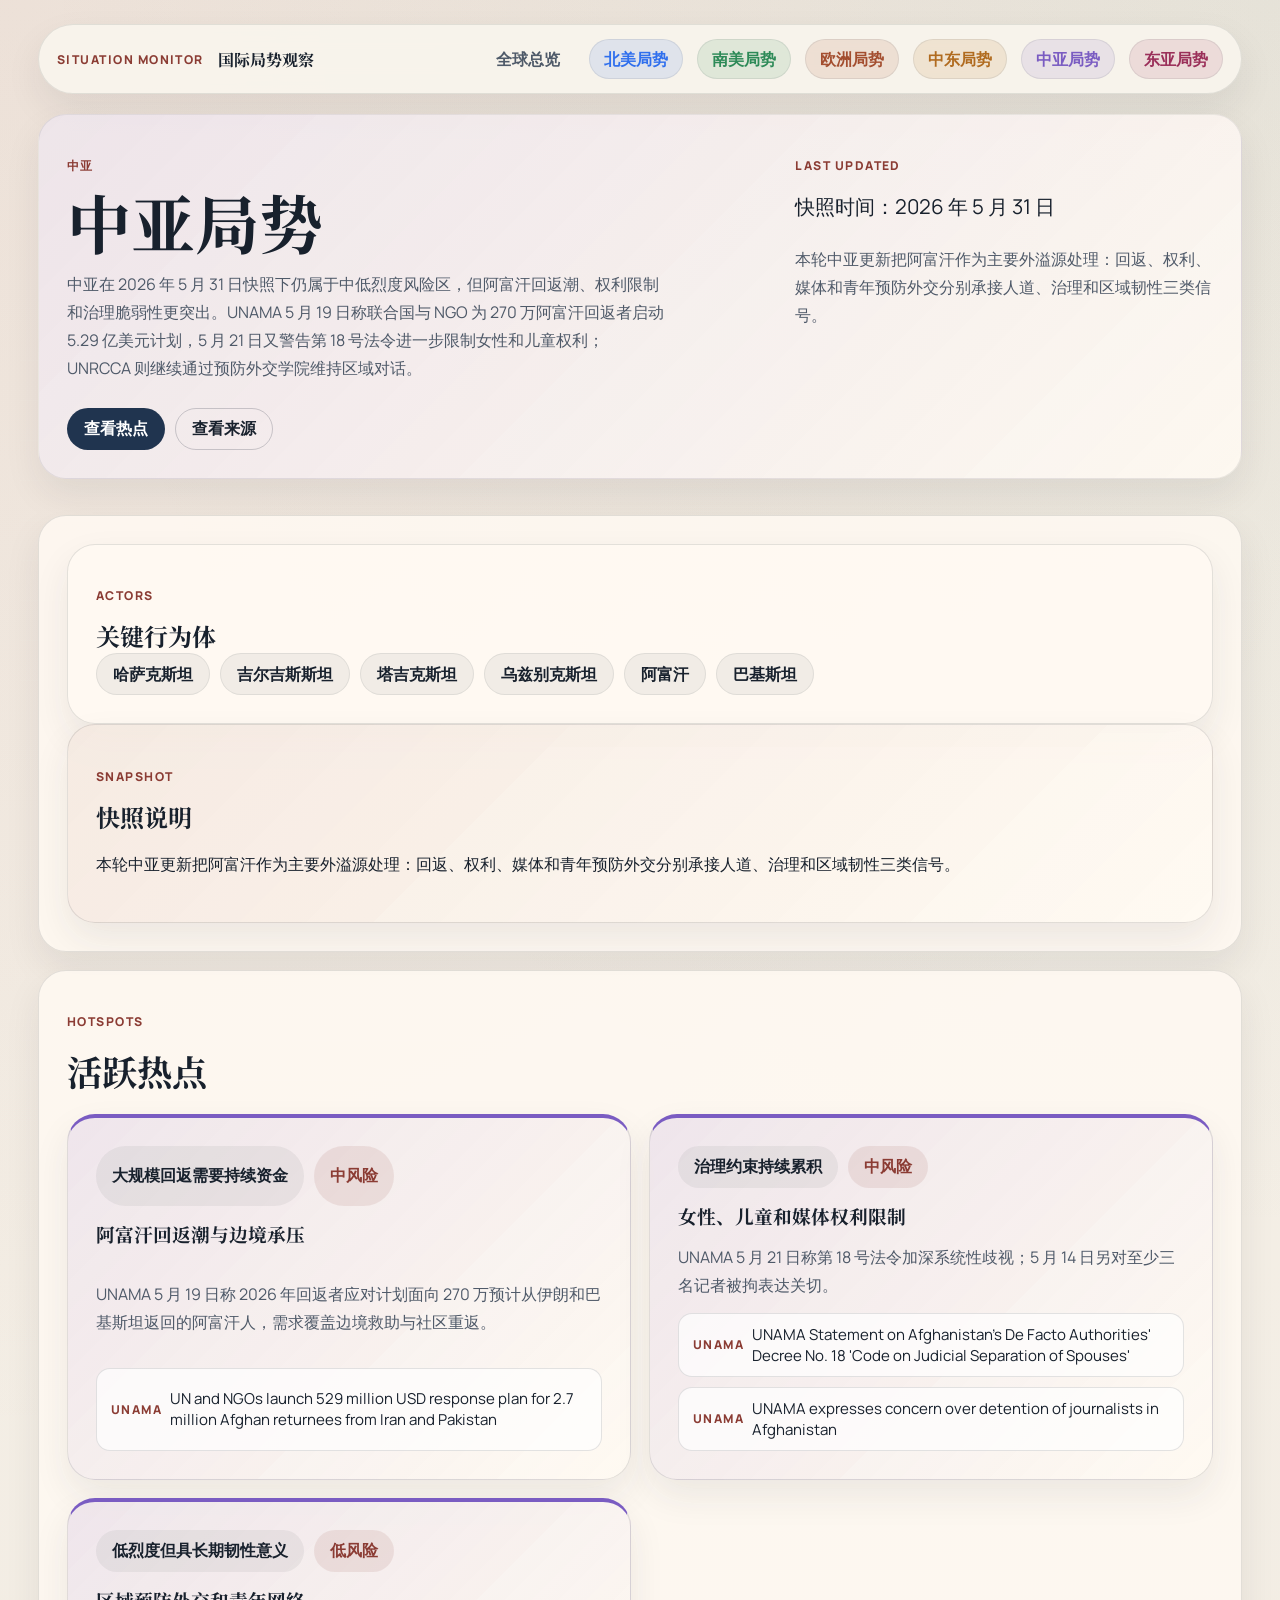
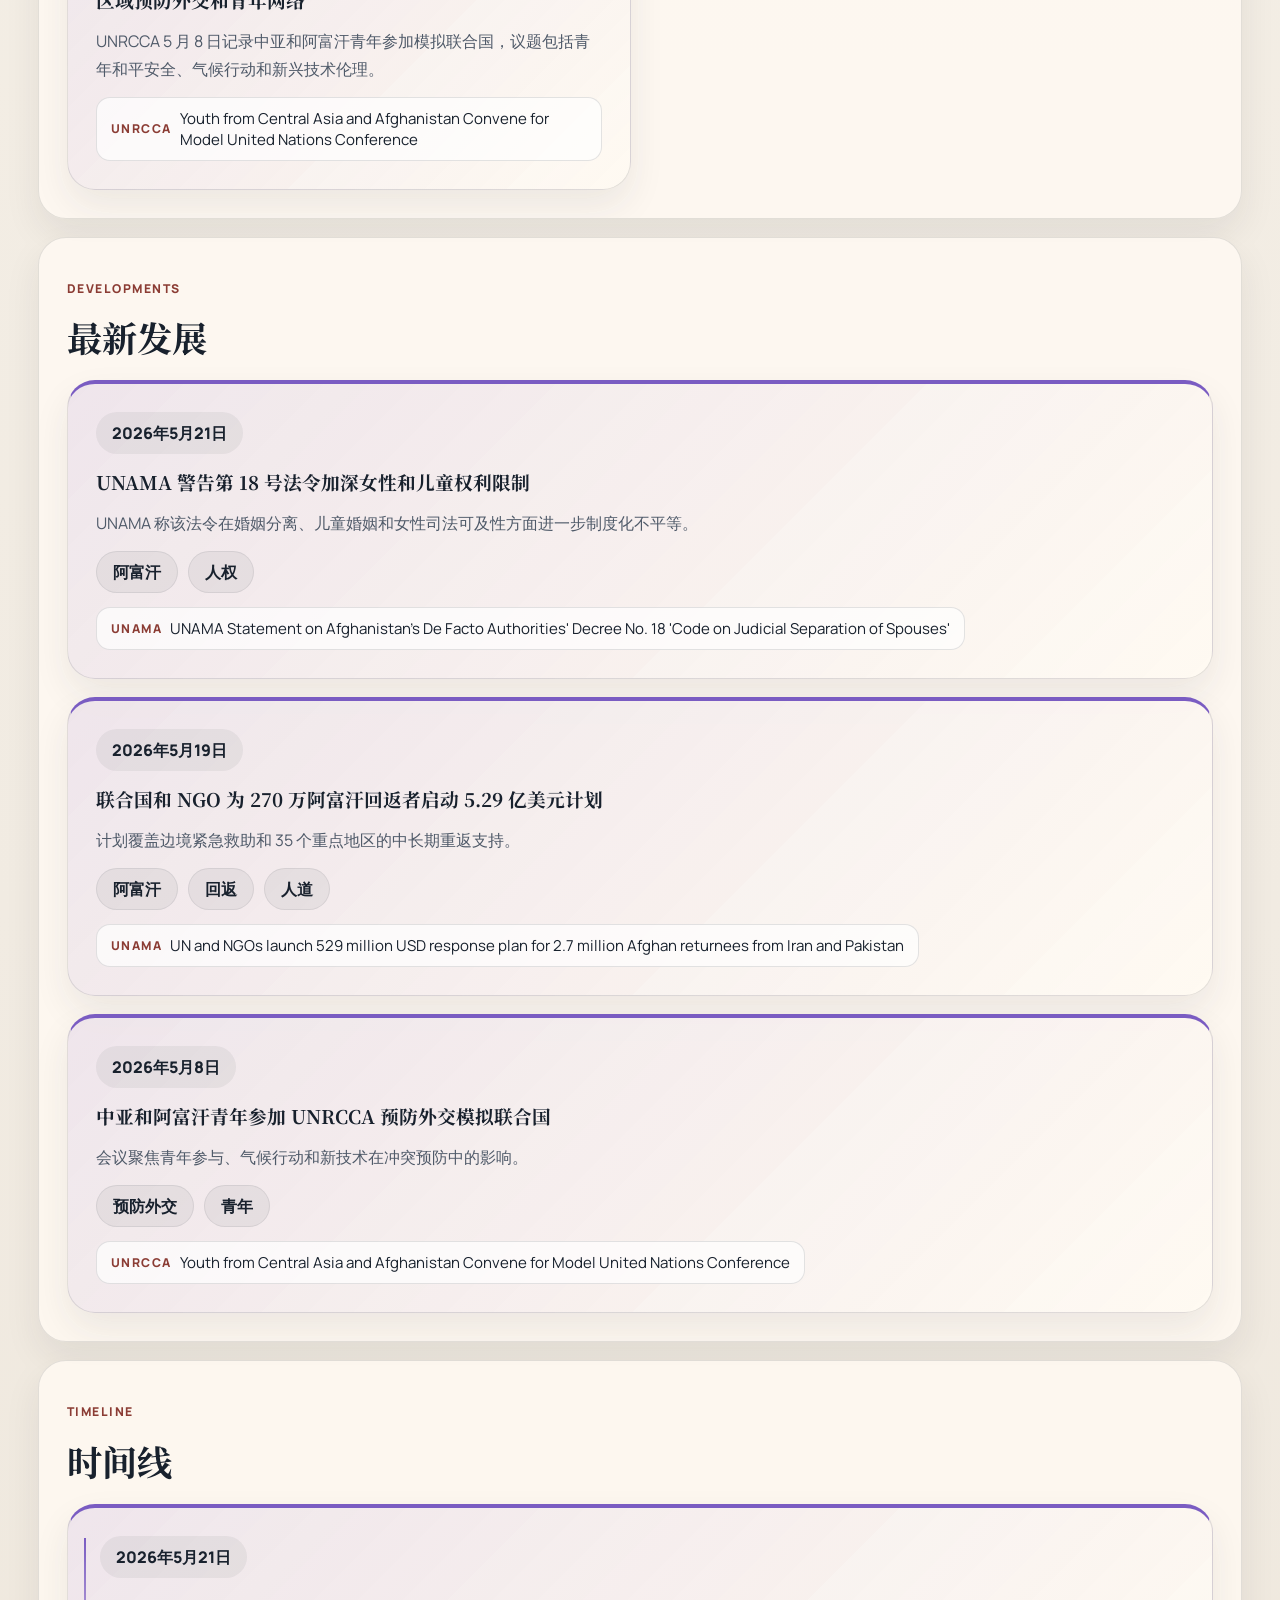
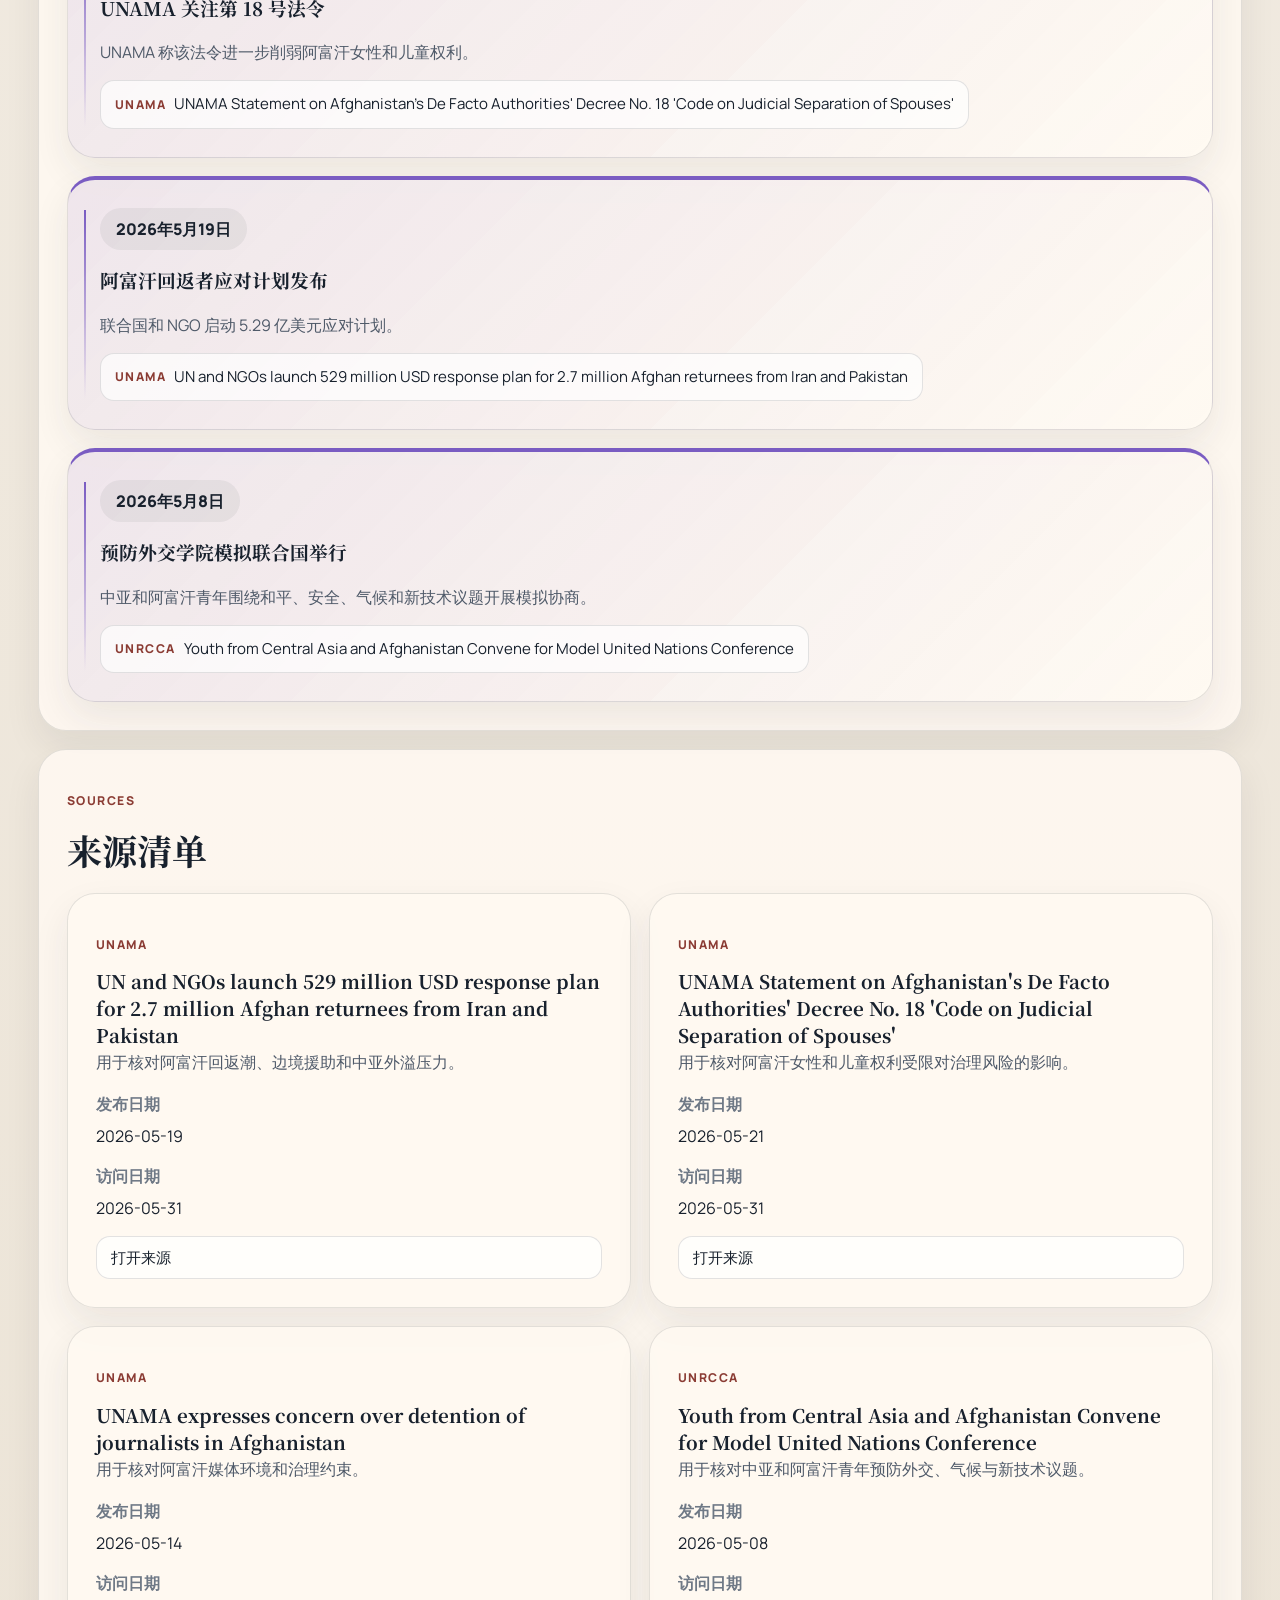
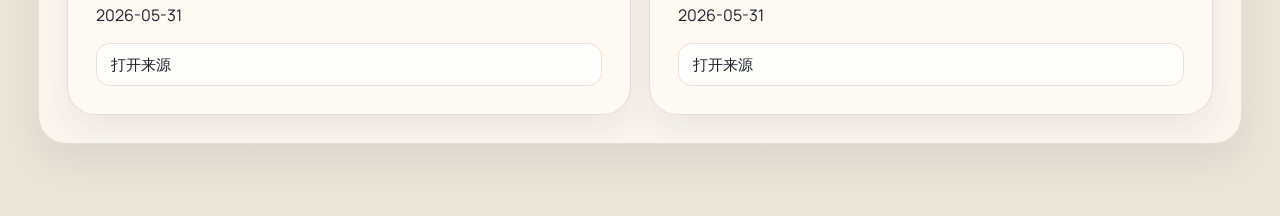
<file: regions/central-asia.html>
<!DOCTYPE html>
<html lang="zh-CN">
  <head>
    <meta charset="UTF-8" />
    <meta name="viewport" content="width=device-width, initial-scale=1" />
    <meta name="theme-color" content="#f4efe6" />
    <title>中亚局势 | 国际局势观察</title>
    <meta
      name="description"
      content="查看中亚局势快照，包括边境、阿富汗外溢风险与区域合作变化。"
    />
    <link rel="preconnect" href="https://fonts.googleapis.com" />
    <link rel="preconnect" href="https://fonts.gstatic.com" crossorigin />
    <link
      href="https://fonts.googleapis.com/css2?family=Manrope:wght@400;500;700;800&family=Noto+Serif+SC:wght@600;700&display=swap"
      rel="stylesheet"
    />
    <link rel="stylesheet" href="../styles.css" />
    <script src="../data/site.js?v=20260531-refresh"></script>
    <script src="../app.js" defer></script>
  </head>
  <body data-page="region" data-region="central-asia" data-base-path="..">
    <a class="skip-link" href="#main-content">跳到正文</a>
    <div class="page-shell">
      <div class="paper-noise" aria-hidden="true"></div>
      <header class="topbar">
        <a class="brand" href="../index.html">
          <span class="brand-kicker">Situation Monitor</span>
          <strong>国际局势观察</strong>
        </a>
        <nav class="topnav" id="topnav" aria-label="主导航"></nav>
      </header>
      <main id="main-content" class="main-layout">
        <section class="hero region-hero" id="region-hero"></section>
        <section class="section two-column-section">
          <article class="panel">
            <p class="section-kicker">Actors</p>
            <h2>关键行为体</h2>
            <div class="chip-list" id="actors-list"></div>
          </article>
          <article class="panel panel-emphasis">
            <p class="section-kicker">Snapshot</p>
            <h2>快照说明</h2>
            <p id="region-snapshot-note"></p>
          </article>
        </section>
        <section class="section" aria-labelledby="hotspot-title">
          <div class="section-header">
            <div>
              <p class="section-kicker">Hotspots</p>
              <h2 id="hotspot-title">活跃热点</h2>
            </div>
          </div>
          <div class="card-grid hotspot-grid" id="region-hotspots"></div>
        </section>
        <section class="section" aria-labelledby="developments-title">
          <div class="section-header">
            <div>
              <p class="section-kicker">Developments</p>
              <h2 id="developments-title">最新发展</h2>
            </div>
          </div>
          <div class="development-list" id="region-developments"></div>
        </section>
        <section class="section" aria-labelledby="timeline-title">
          <div class="section-header">
            <div>
              <p class="section-kicker">Timeline</p>
              <h2 id="timeline-title">时间线</h2>
            </div>
          </div>
          <ol class="timeline-list" id="region-timeline"></ol>
        </section>
        <section class="section" aria-labelledby="sources-title">
          <div class="section-header">
            <div>
              <p class="section-kicker">Sources</p>
              <h2 id="sources-title">来源清单</h2>
            </div>
          </div>
          <div class="source-register" id="region-sources"></div>
        </section>
      </main>
    </div>
  </body>
</html>
</file>
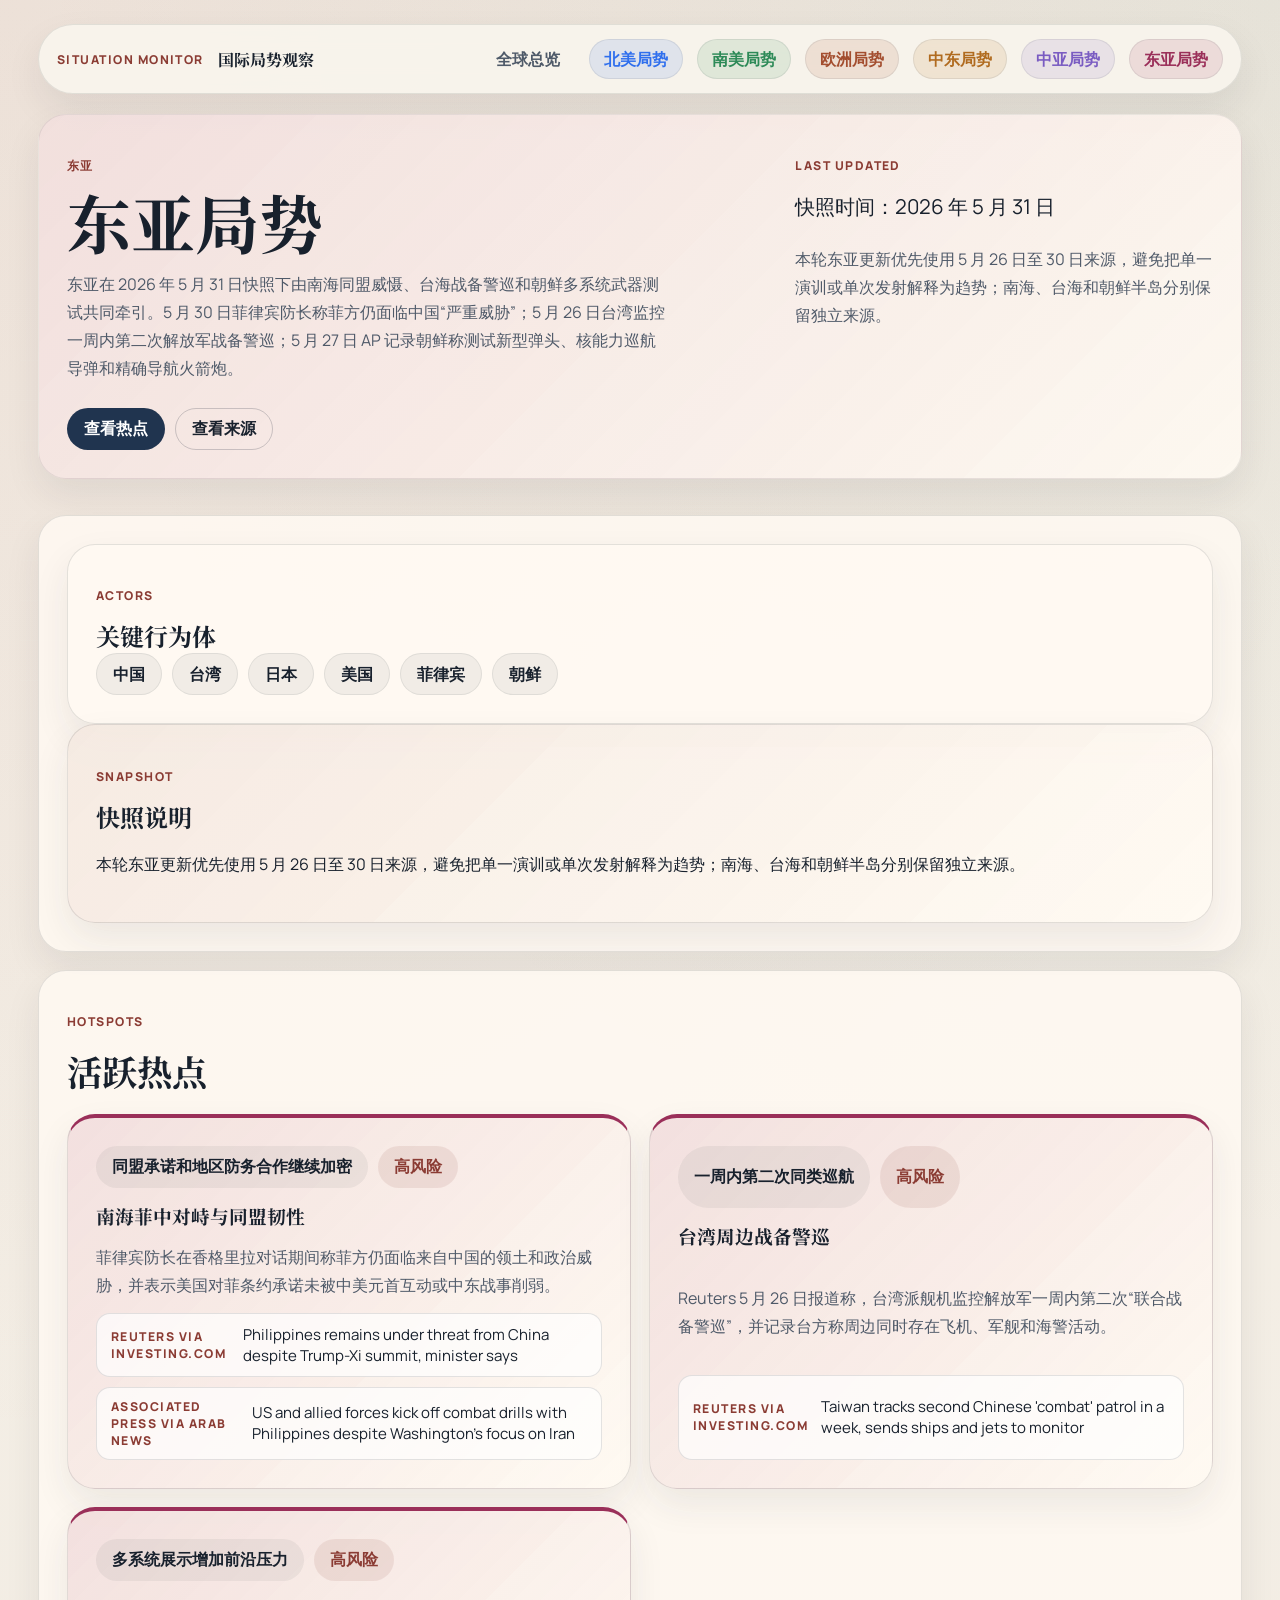
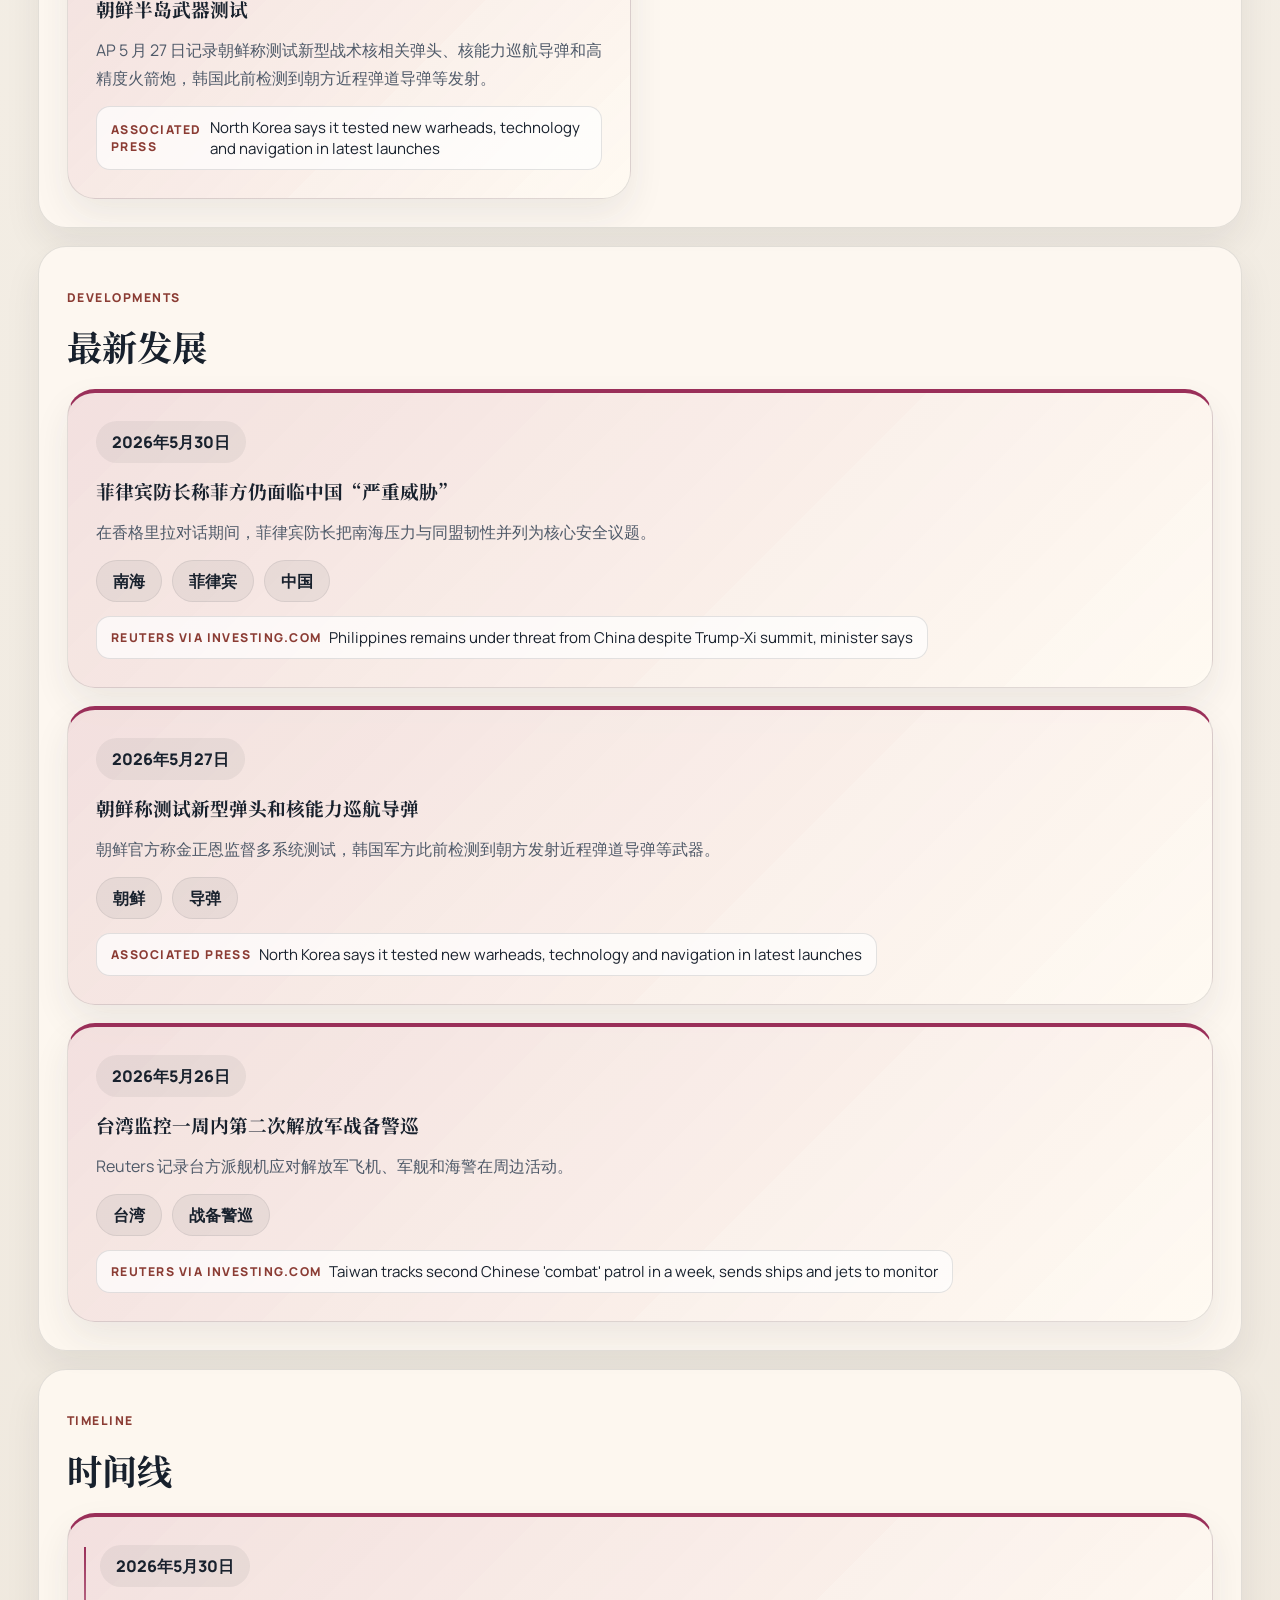
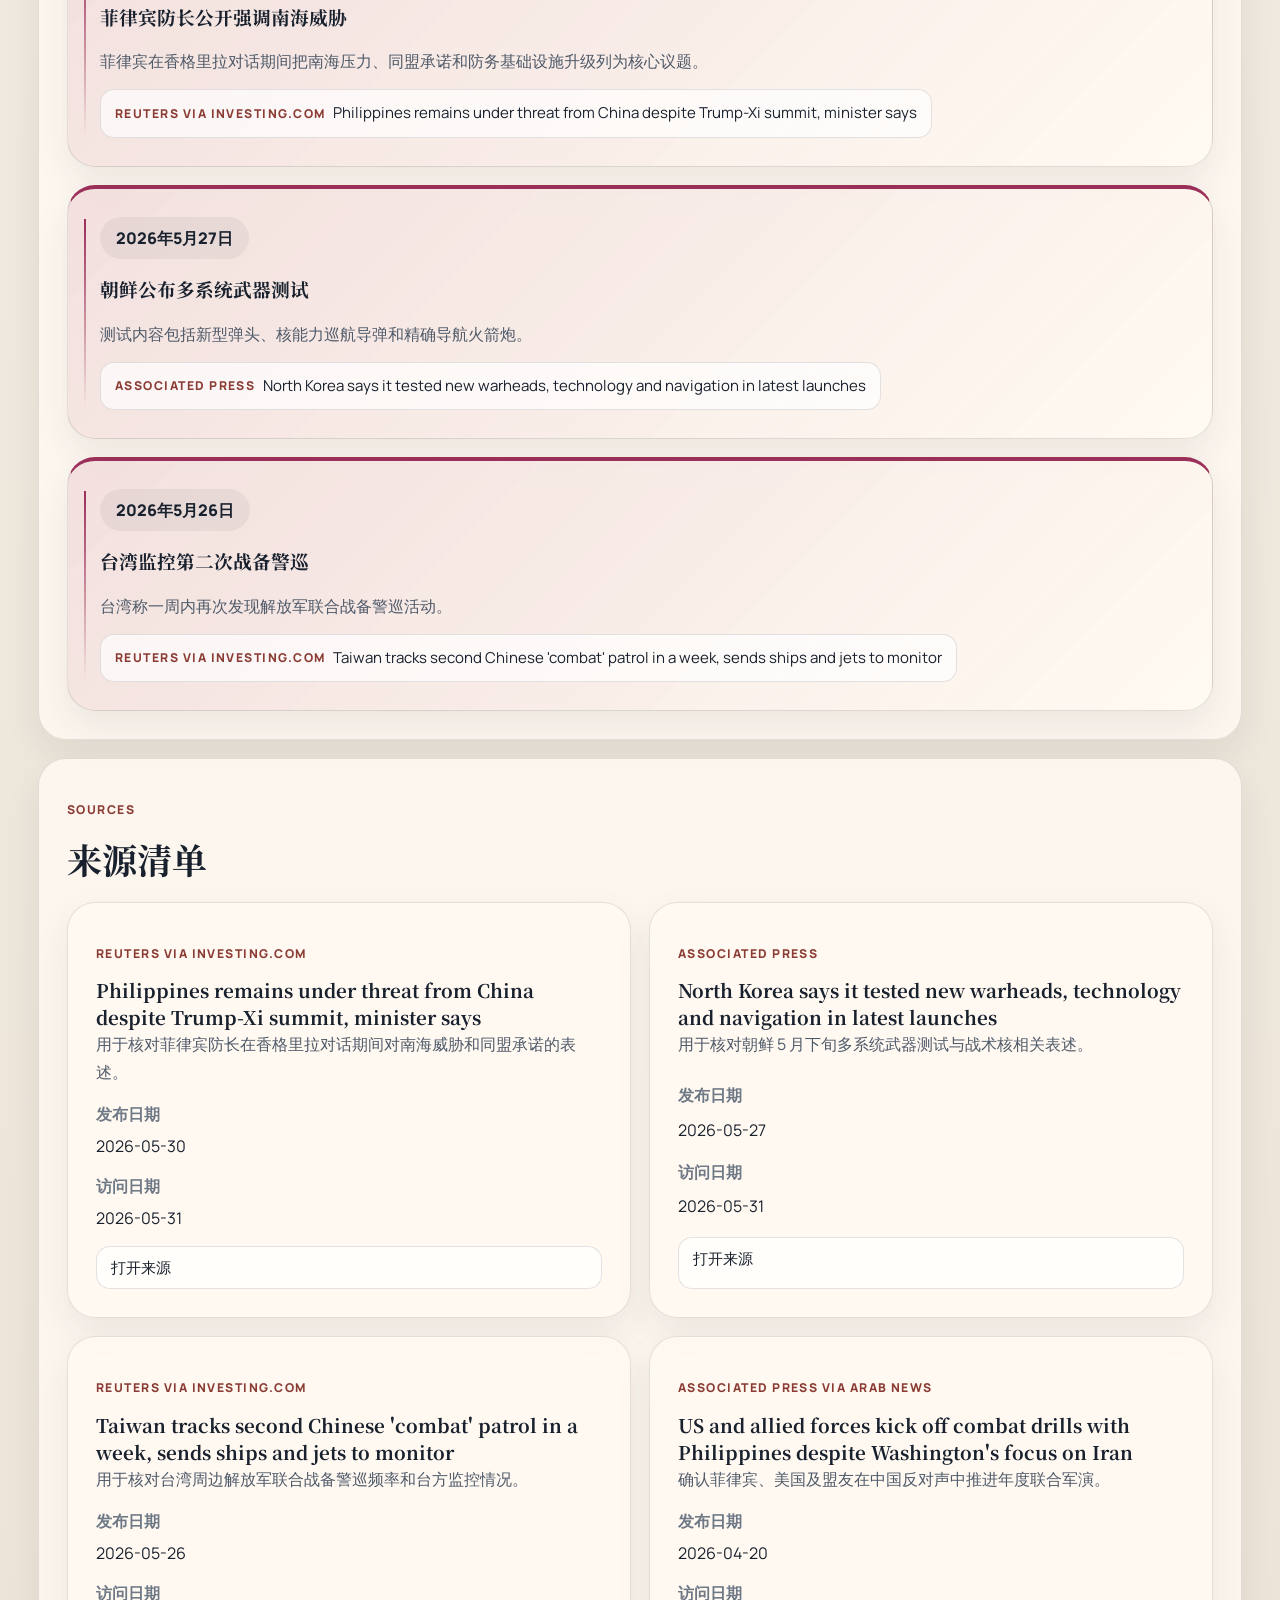
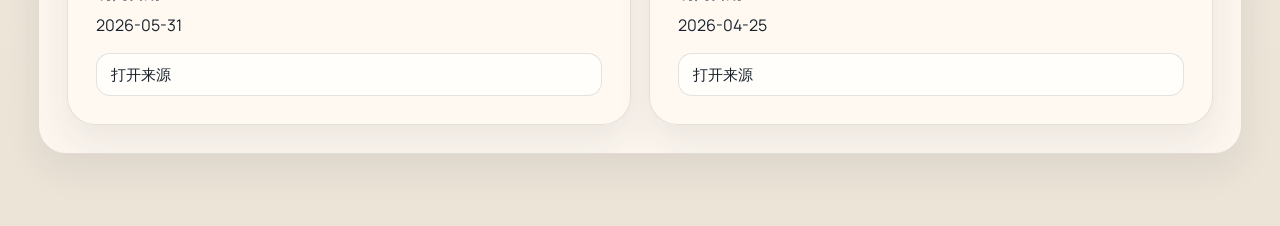
<file: regions/east-asia.html>
<!DOCTYPE html>
<html lang="zh-CN">
  <head>
    <meta charset="UTF-8" />
    <meta name="viewport" content="width=device-width, initial-scale=1" />
    <meta name="theme-color" content="#f4efe6" />
    <title>东亚局势 | 国际局势观察</title>
    <meta
      name="description"
      content="查看东亚局势快照，包括台海、南海与朝鲜半岛的近期变化和来源。"
    />
    <link rel="preconnect" href="https://fonts.googleapis.com" />
    <link rel="preconnect" href="https://fonts.gstatic.com" crossorigin />
    <link
      href="https://fonts.googleapis.com/css2?family=Manrope:wght@400;500;700;800&family=Noto+Serif+SC:wght@600;700&display=swap"
      rel="stylesheet"
    />
    <link rel="stylesheet" href="../styles.css" />
    <script src="../data/site.js?v=20260531-refresh"></script>
    <script src="../app.js" defer></script>
  </head>
  <body data-page="region" data-region="east-asia" data-base-path="..">
    <a class="skip-link" href="#main-content">跳到正文</a>
    <div class="page-shell">
      <div class="paper-noise" aria-hidden="true"></div>
      <header class="topbar">
        <a class="brand" href="../index.html">
          <span class="brand-kicker">Situation Monitor</span>
          <strong>国际局势观察</strong>
        </a>
        <nav class="topnav" id="topnav" aria-label="主导航"></nav>
      </header>
      <main id="main-content" class="main-layout">
        <section class="hero region-hero" id="region-hero"></section>
        <section class="section two-column-section">
          <article class="panel">
            <p class="section-kicker">Actors</p>
            <h2>关键行为体</h2>
            <div class="chip-list" id="actors-list"></div>
          </article>
          <article class="panel panel-emphasis">
            <p class="section-kicker">Snapshot</p>
            <h2>快照说明</h2>
            <p id="region-snapshot-note"></p>
          </article>
        </section>
        <section class="section" aria-labelledby="hotspot-title">
          <div class="section-header">
            <div>
              <p class="section-kicker">Hotspots</p>
              <h2 id="hotspot-title">活跃热点</h2>
            </div>
          </div>
          <div class="card-grid hotspot-grid" id="region-hotspots"></div>
        </section>
        <section class="section" aria-labelledby="developments-title">
          <div class="section-header">
            <div>
              <p class="section-kicker">Developments</p>
              <h2 id="developments-title">最新发展</h2>
            </div>
          </div>
          <div class="development-list" id="region-developments"></div>
        </section>
        <section class="section" aria-labelledby="timeline-title">
          <div class="section-header">
            <div>
              <p class="section-kicker">Timeline</p>
              <h2 id="timeline-title">时间线</h2>
            </div>
          </div>
          <ol class="timeline-list" id="region-timeline"></ol>
        </section>
        <section class="section" aria-labelledby="sources-title">
          <div class="section-header">
            <div>
              <p class="section-kicker">Sources</p>
              <h2 id="sources-title">来源清单</h2>
            </div>
          </div>
          <div class="source-register" id="region-sources"></div>
        </section>
      </main>
    </div>
  </body>
</html>
</file>
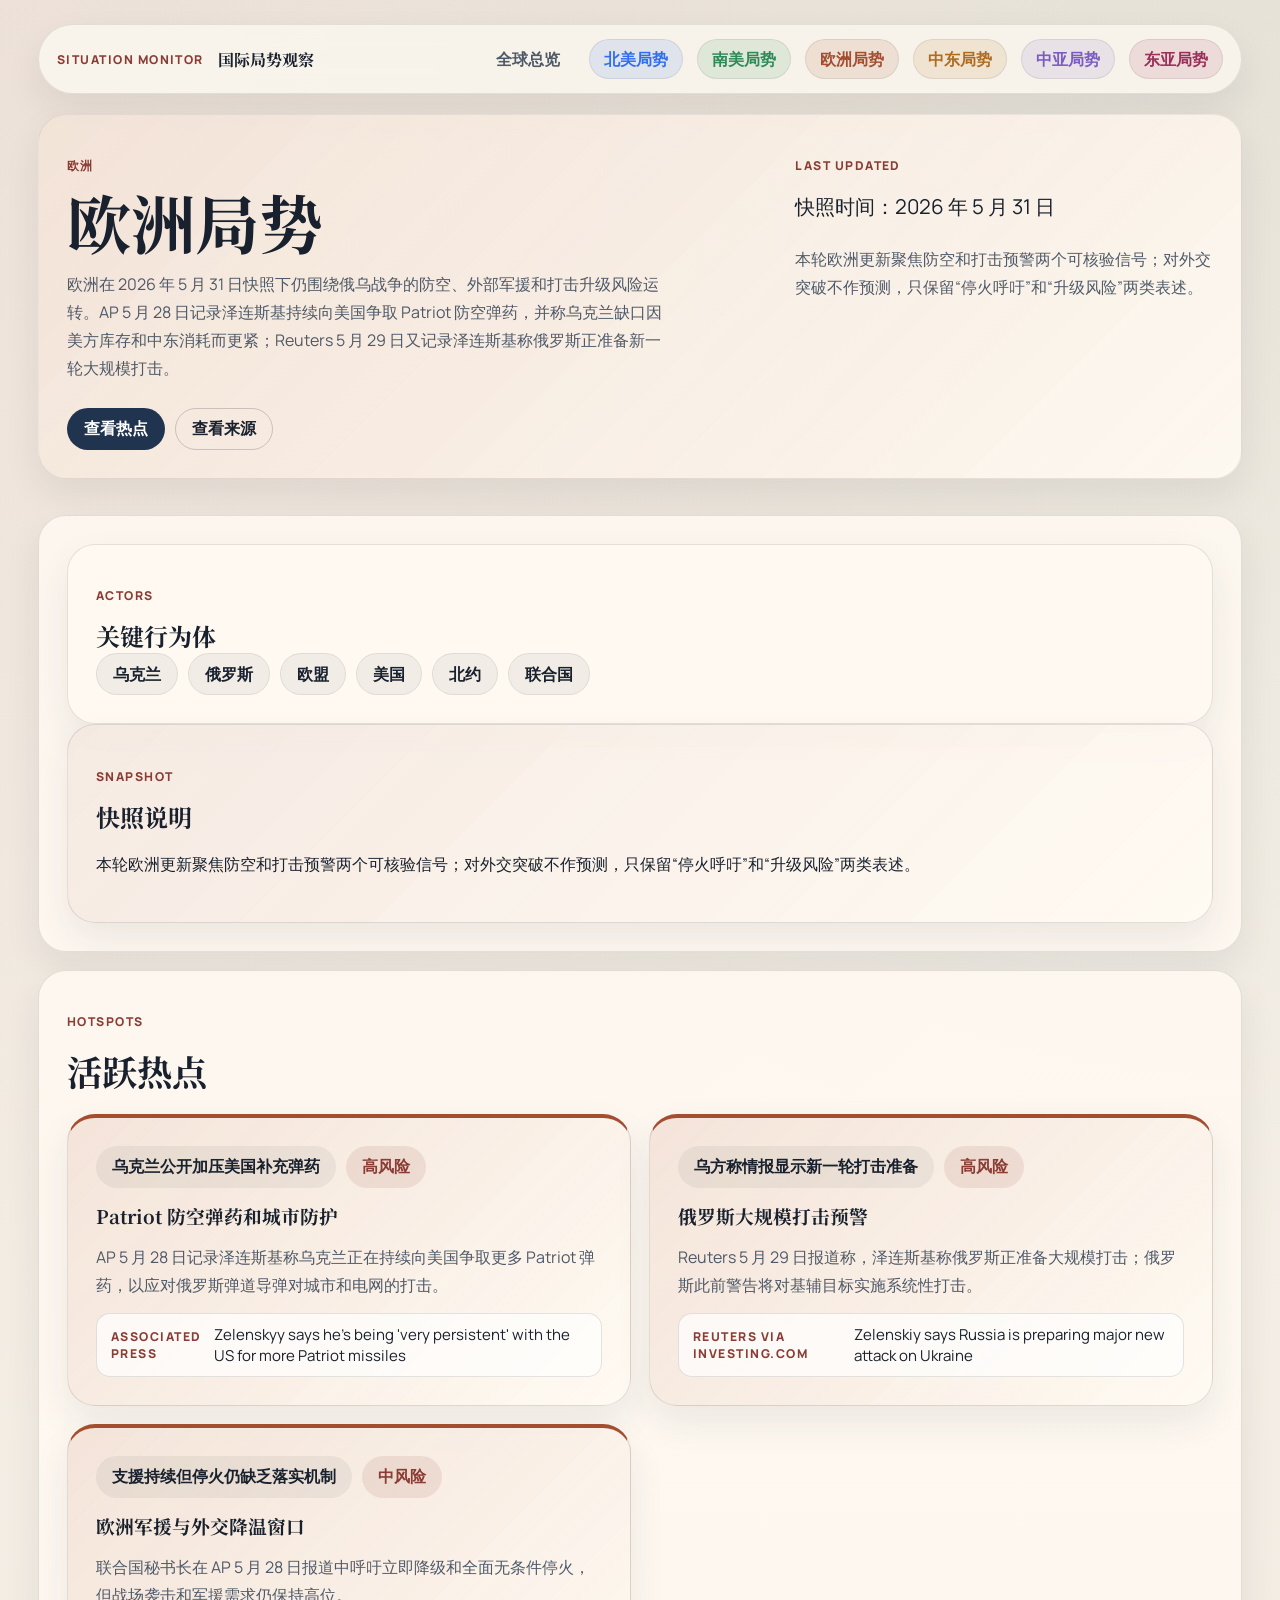
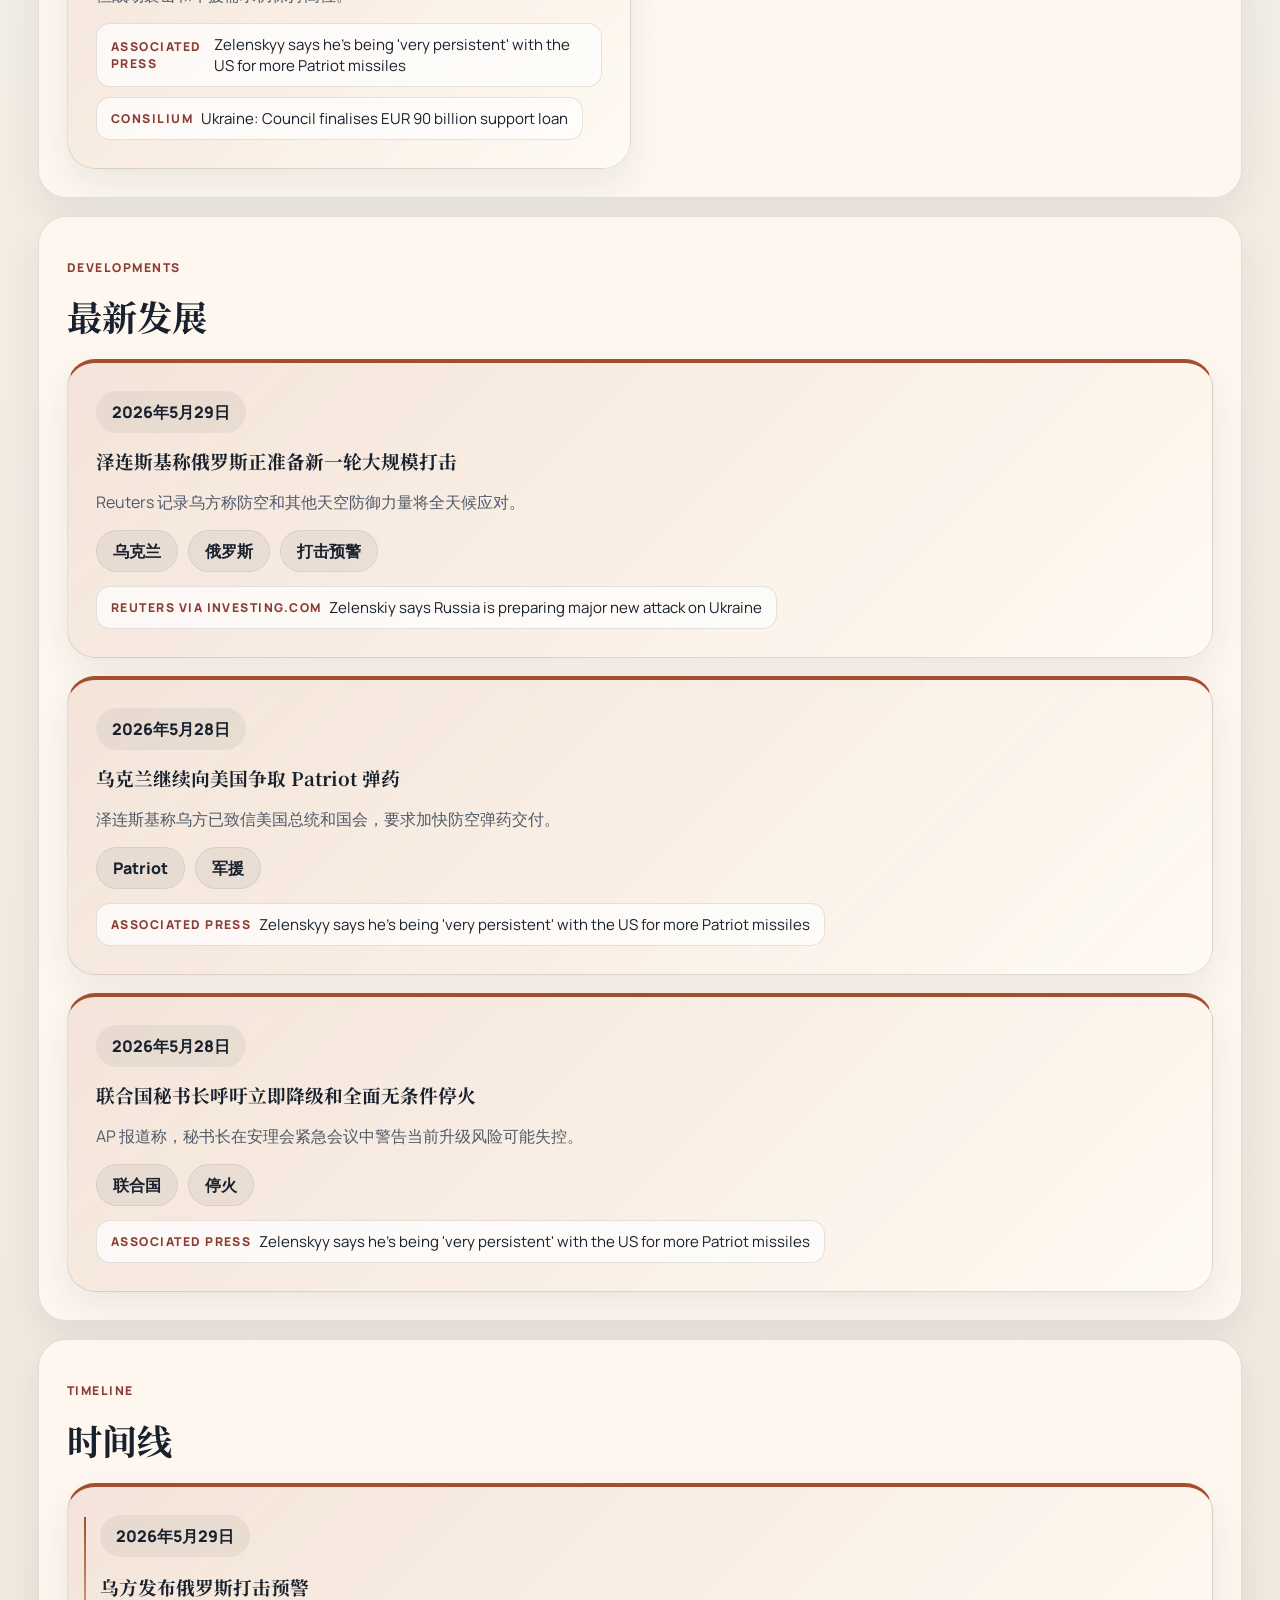
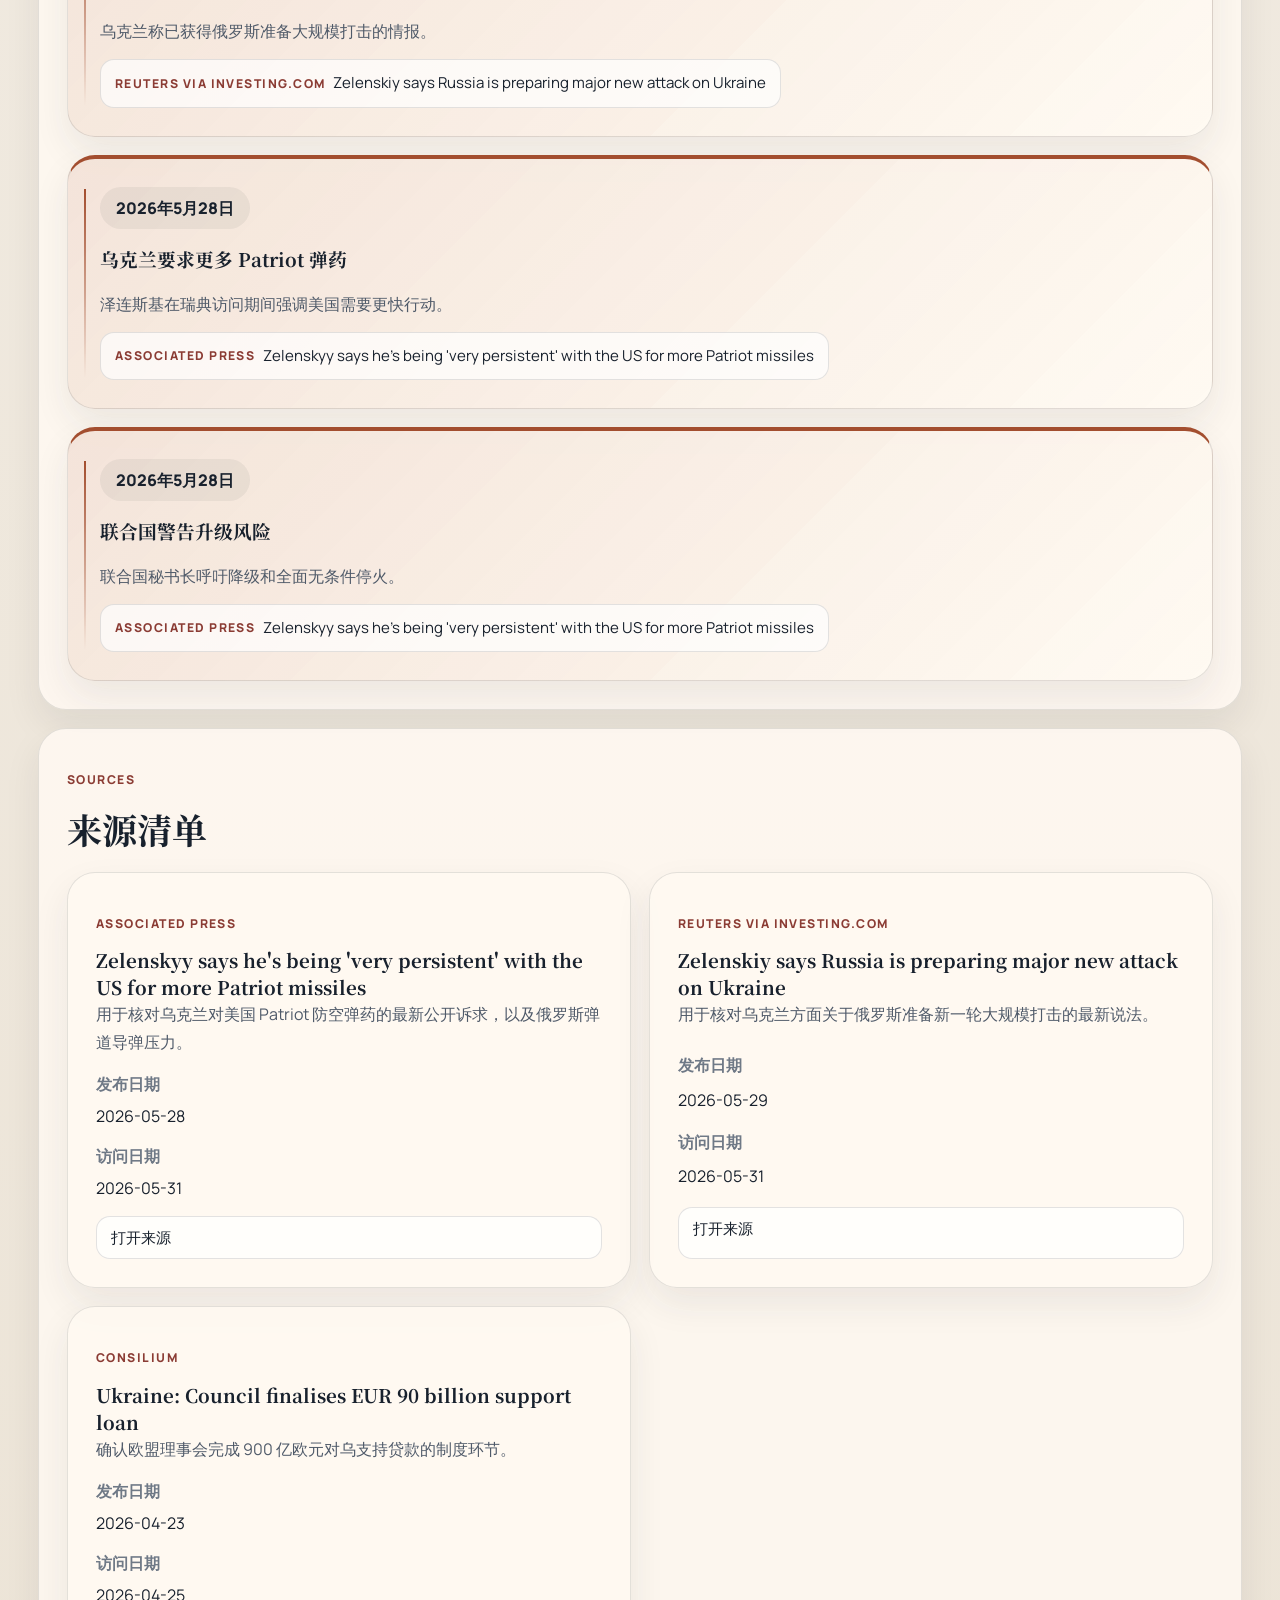
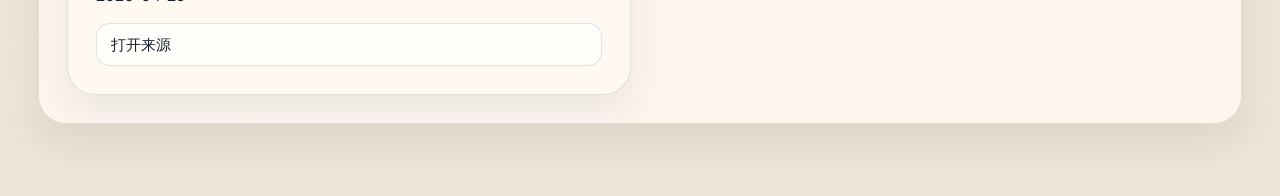
<file: regions/europe.html>
<!DOCTYPE html>
<html lang="zh-CN">
  <head>
    <meta charset="UTF-8" />
    <meta name="viewport" content="width=device-width, initial-scale=1" />
    <meta name="theme-color" content="#f4efe6" />
    <title>欧洲局势 | 国际局势观察</title>
    <meta
      name="description"
      content="查看欧洲局势快照，包括俄乌战事、欧洲融资支持与防务变化。"
    />
    <link rel="preconnect" href="https://fonts.googleapis.com" />
    <link rel="preconnect" href="https://fonts.gstatic.com" crossorigin />
    <link
      href="https://fonts.googleapis.com/css2?family=Manrope:wght@400;500;700;800&family=Noto+Serif+SC:wght@600;700&display=swap"
      rel="stylesheet"
    />
    <link rel="stylesheet" href="../styles.css" />
    <script src="../data/site.js?v=20260531-refresh"></script>
    <script src="../app.js" defer></script>
  </head>
  <body data-page="region" data-region="europe" data-base-path="..">
    <a class="skip-link" href="#main-content">跳到正文</a>
    <div class="page-shell">
      <div class="paper-noise" aria-hidden="true"></div>
      <header class="topbar">
        <a class="brand" href="../index.html">
          <span class="brand-kicker">Situation Monitor</span>
          <strong>国际局势观察</strong>
        </a>
        <nav class="topnav" id="topnav" aria-label="主导航"></nav>
      </header>
      <main id="main-content" class="main-layout">
        <section class="hero region-hero" id="region-hero"></section>
        <section class="section two-column-section">
          <article class="panel">
            <p class="section-kicker">Actors</p>
            <h2>关键行为体</h2>
            <div class="chip-list" id="actors-list"></div>
          </article>
          <article class="panel panel-emphasis">
            <p class="section-kicker">Snapshot</p>
            <h2>快照说明</h2>
            <p id="region-snapshot-note"></p>
          </article>
        </section>
        <section class="section" aria-labelledby="hotspot-title">
          <div class="section-header">
            <div>
              <p class="section-kicker">Hotspots</p>
              <h2 id="hotspot-title">活跃热点</h2>
            </div>
          </div>
          <div class="card-grid hotspot-grid" id="region-hotspots"></div>
        </section>
        <section class="section" aria-labelledby="developments-title">
          <div class="section-header">
            <div>
              <p class="section-kicker">Developments</p>
              <h2 id="developments-title">最新发展</h2>
            </div>
          </div>
          <div class="development-list" id="region-developments"></div>
        </section>
        <section class="section" aria-labelledby="timeline-title">
          <div class="section-header">
            <div>
              <p class="section-kicker">Timeline</p>
              <h2 id="timeline-title">时间线</h2>
            </div>
          </div>
          <ol class="timeline-list" id="region-timeline"></ol>
        </section>
        <section class="section" aria-labelledby="sources-title">
          <div class="section-header">
            <div>
              <p class="section-kicker">Sources</p>
              <h2 id="sources-title">来源清单</h2>
            </div>
          </div>
          <div class="source-register" id="region-sources"></div>
        </section>
      </main>
    </div>
  </body>
</html>
</file>
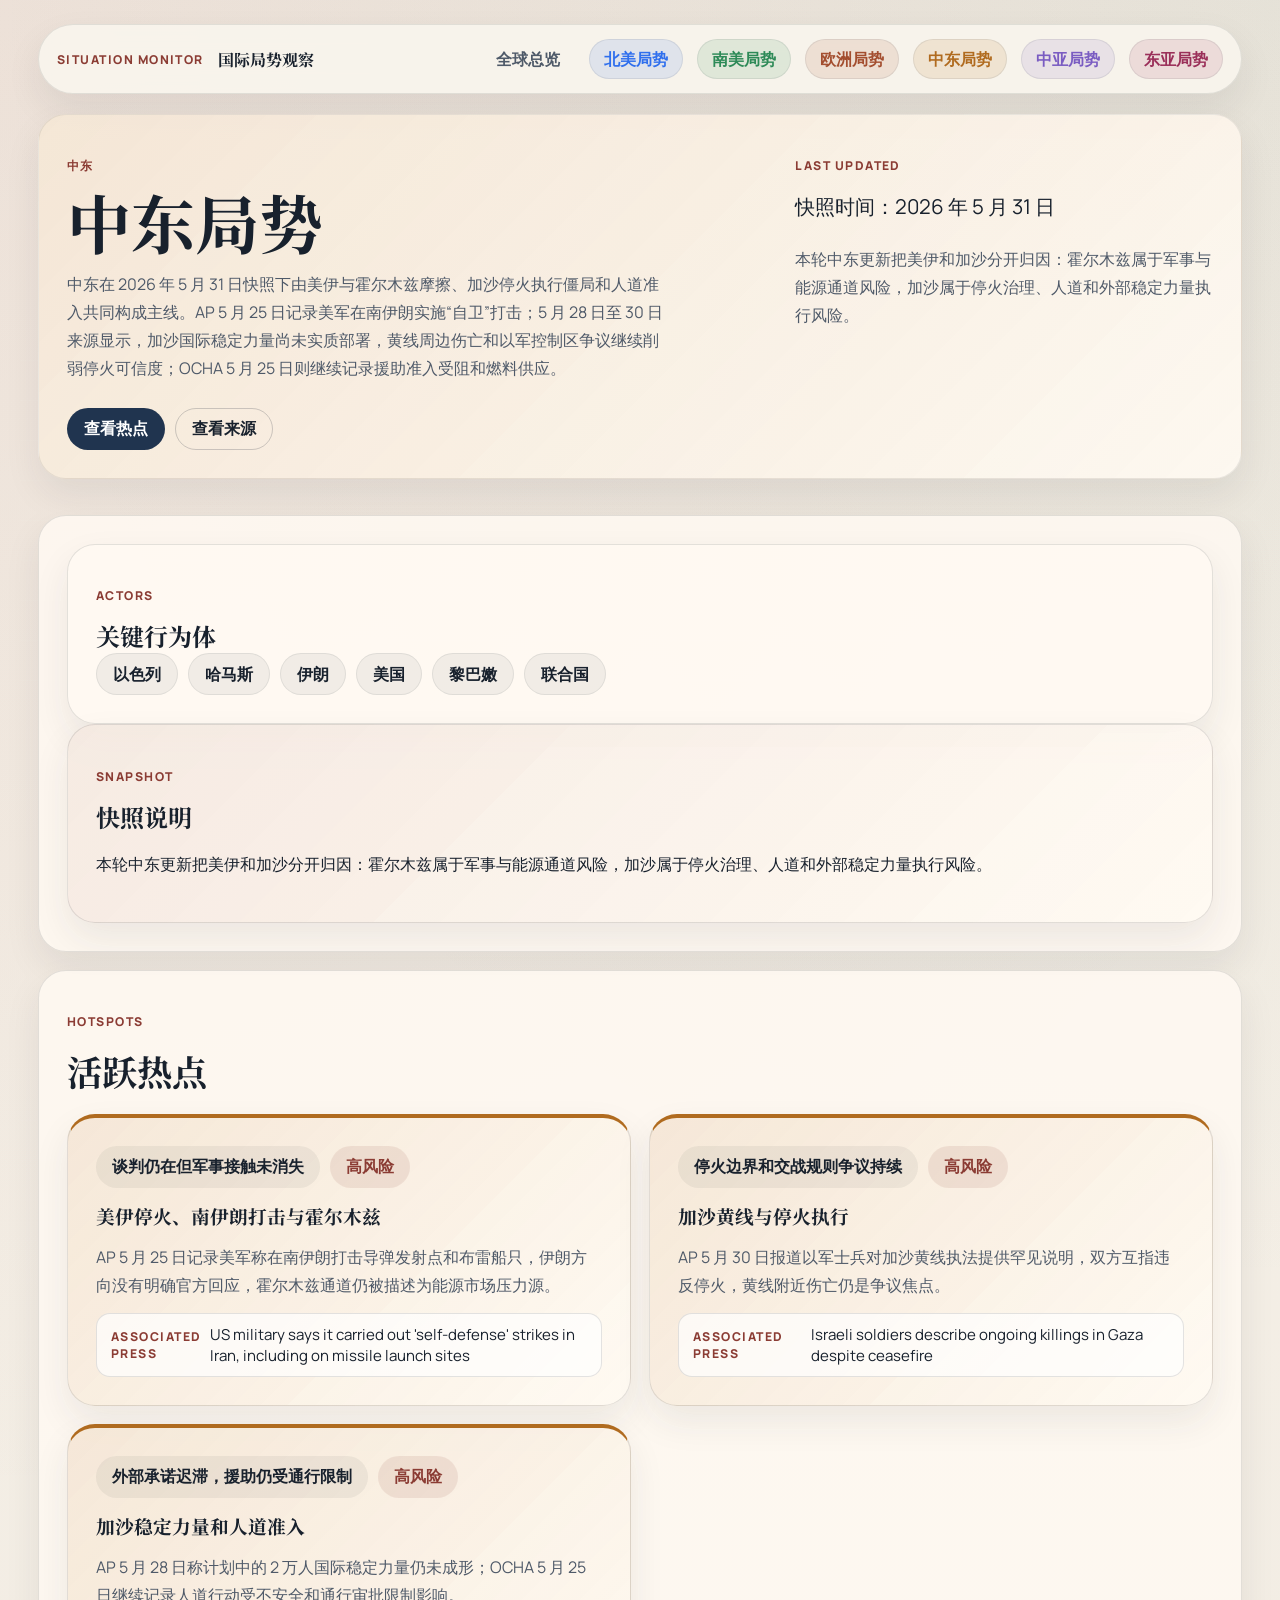
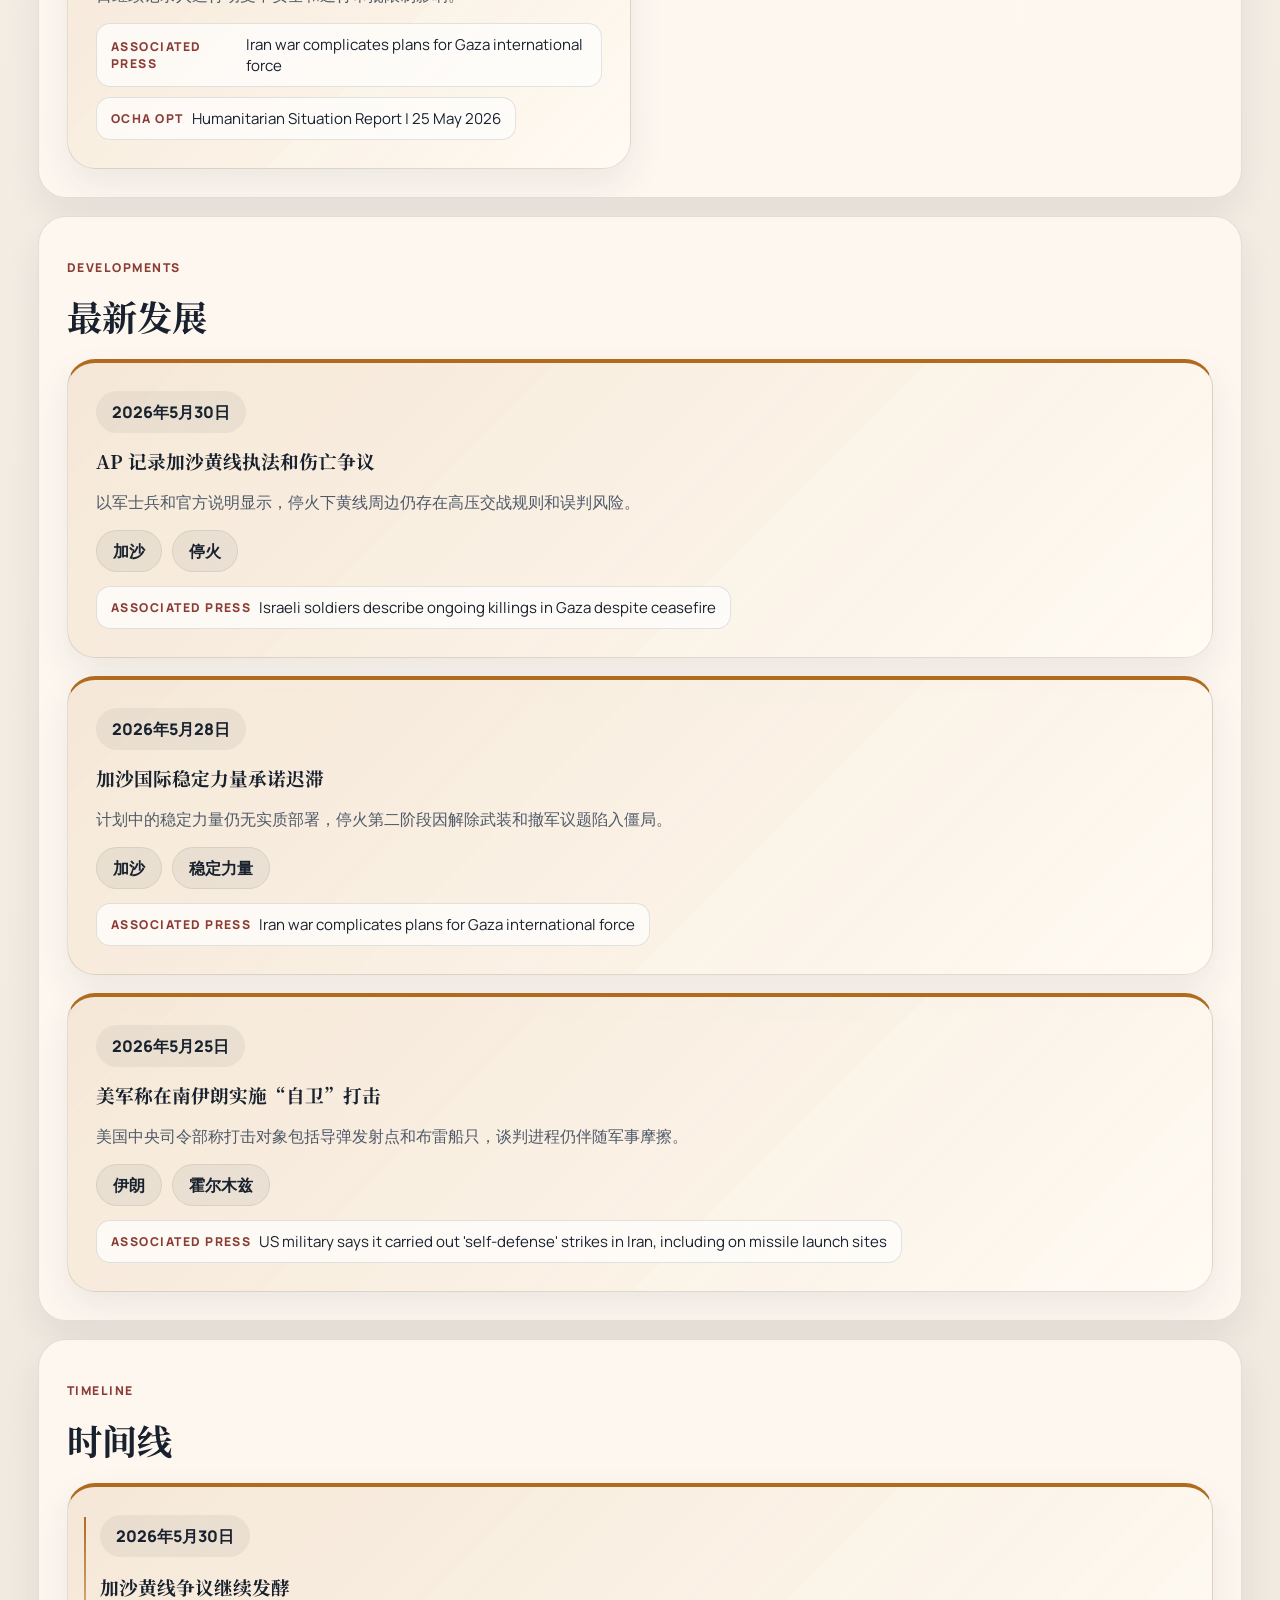
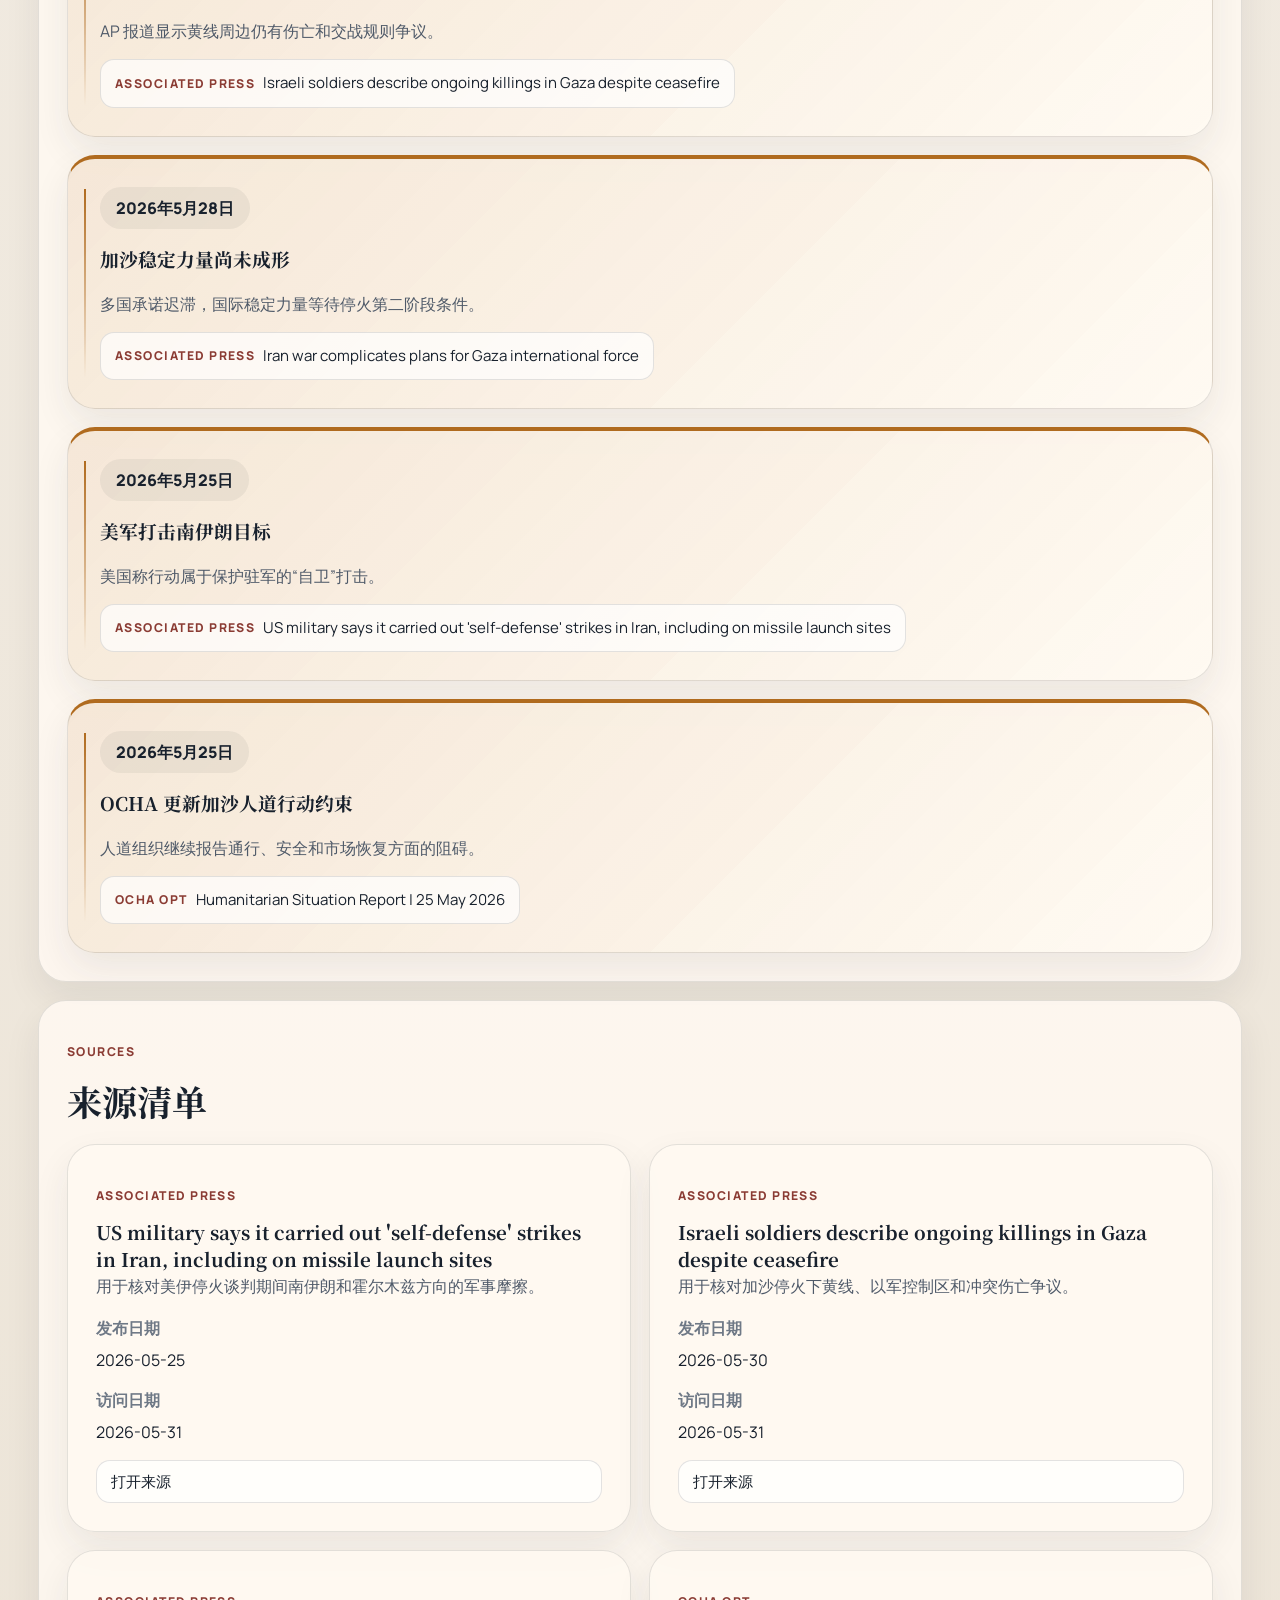
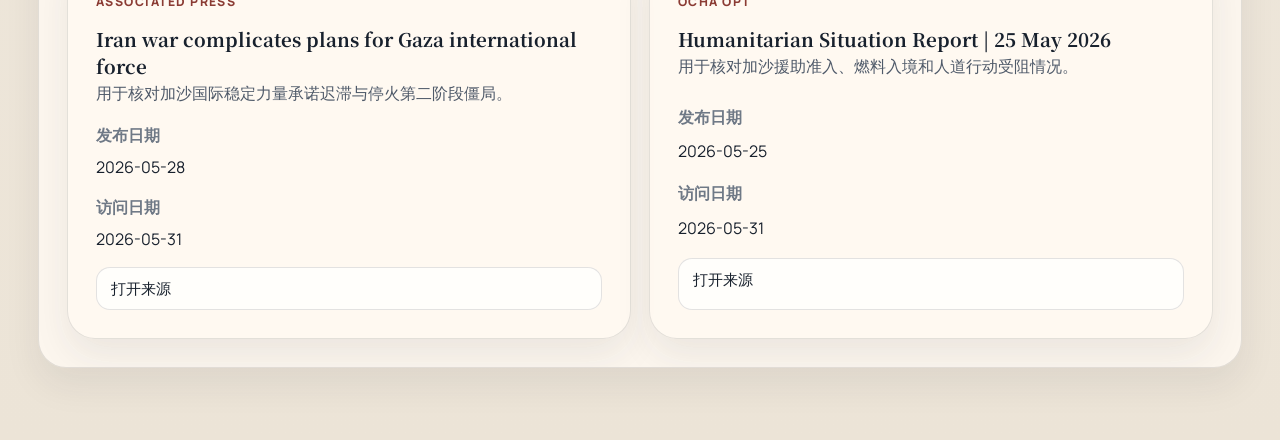
<file: regions/middle-east.html>
<!DOCTYPE html>
<html lang="zh-CN">
  <head>
    <meta charset="UTF-8" />
    <meta name="viewport" content="width=device-width, initial-scale=1" />
    <meta name="theme-color" content="#f4efe6" />
    <title>中东局势 | 国际局势观察</title>
    <meta
      name="description"
      content="查看中东局势快照，包括加沙、黎以边境与叙利亚转型的近期变化。"
    />
    <link rel="preconnect" href="https://fonts.googleapis.com" />
    <link rel="preconnect" href="https://fonts.gstatic.com" crossorigin />
    <link
      href="https://fonts.googleapis.com/css2?family=Manrope:wght@400;500;700;800&family=Noto+Serif+SC:wght@600;700&display=swap"
      rel="stylesheet"
    />
    <link rel="stylesheet" href="../styles.css" />
    <script src="../data/site.js?v=20260531-refresh"></script>
    <script src="../app.js" defer></script>
  </head>
  <body data-page="region" data-region="middle-east" data-base-path="..">
    <a class="skip-link" href="#main-content">跳到正文</a>
    <div class="page-shell">
      <div class="paper-noise" aria-hidden="true"></div>
      <header class="topbar">
        <a class="brand" href="../index.html">
          <span class="brand-kicker">Situation Monitor</span>
          <strong>国际局势观察</strong>
        </a>
        <nav class="topnav" id="topnav" aria-label="主导航"></nav>
      </header>
      <main id="main-content" class="main-layout">
        <section class="hero region-hero" id="region-hero"></section>
        <section class="section two-column-section">
          <article class="panel">
            <p class="section-kicker">Actors</p>
            <h2>关键行为体</h2>
            <div class="chip-list" id="actors-list"></div>
          </article>
          <article class="panel panel-emphasis">
            <p class="section-kicker">Snapshot</p>
            <h2>快照说明</h2>
            <p id="region-snapshot-note"></p>
          </article>
        </section>
        <section class="section" aria-labelledby="hotspot-title">
          <div class="section-header">
            <div>
              <p class="section-kicker">Hotspots</p>
              <h2 id="hotspot-title">活跃热点</h2>
            </div>
          </div>
          <div class="card-grid hotspot-grid" id="region-hotspots"></div>
        </section>
        <section class="section" aria-labelledby="developments-title">
          <div class="section-header">
            <div>
              <p class="section-kicker">Developments</p>
              <h2 id="developments-title">最新发展</h2>
            </div>
          </div>
          <div class="development-list" id="region-developments"></div>
        </section>
        <section class="section" aria-labelledby="timeline-title">
          <div class="section-header">
            <div>
              <p class="section-kicker">Timeline</p>
              <h2 id="timeline-title">时间线</h2>
            </div>
          </div>
          <ol class="timeline-list" id="region-timeline"></ol>
        </section>
        <section class="section" aria-labelledby="sources-title">
          <div class="section-header">
            <div>
              <p class="section-kicker">Sources</p>
              <h2 id="sources-title">来源清单</h2>
            </div>
          </div>
          <div class="source-register" id="region-sources"></div>
        </section>
      </main>
    </div>
  </body>
</html>
</file>
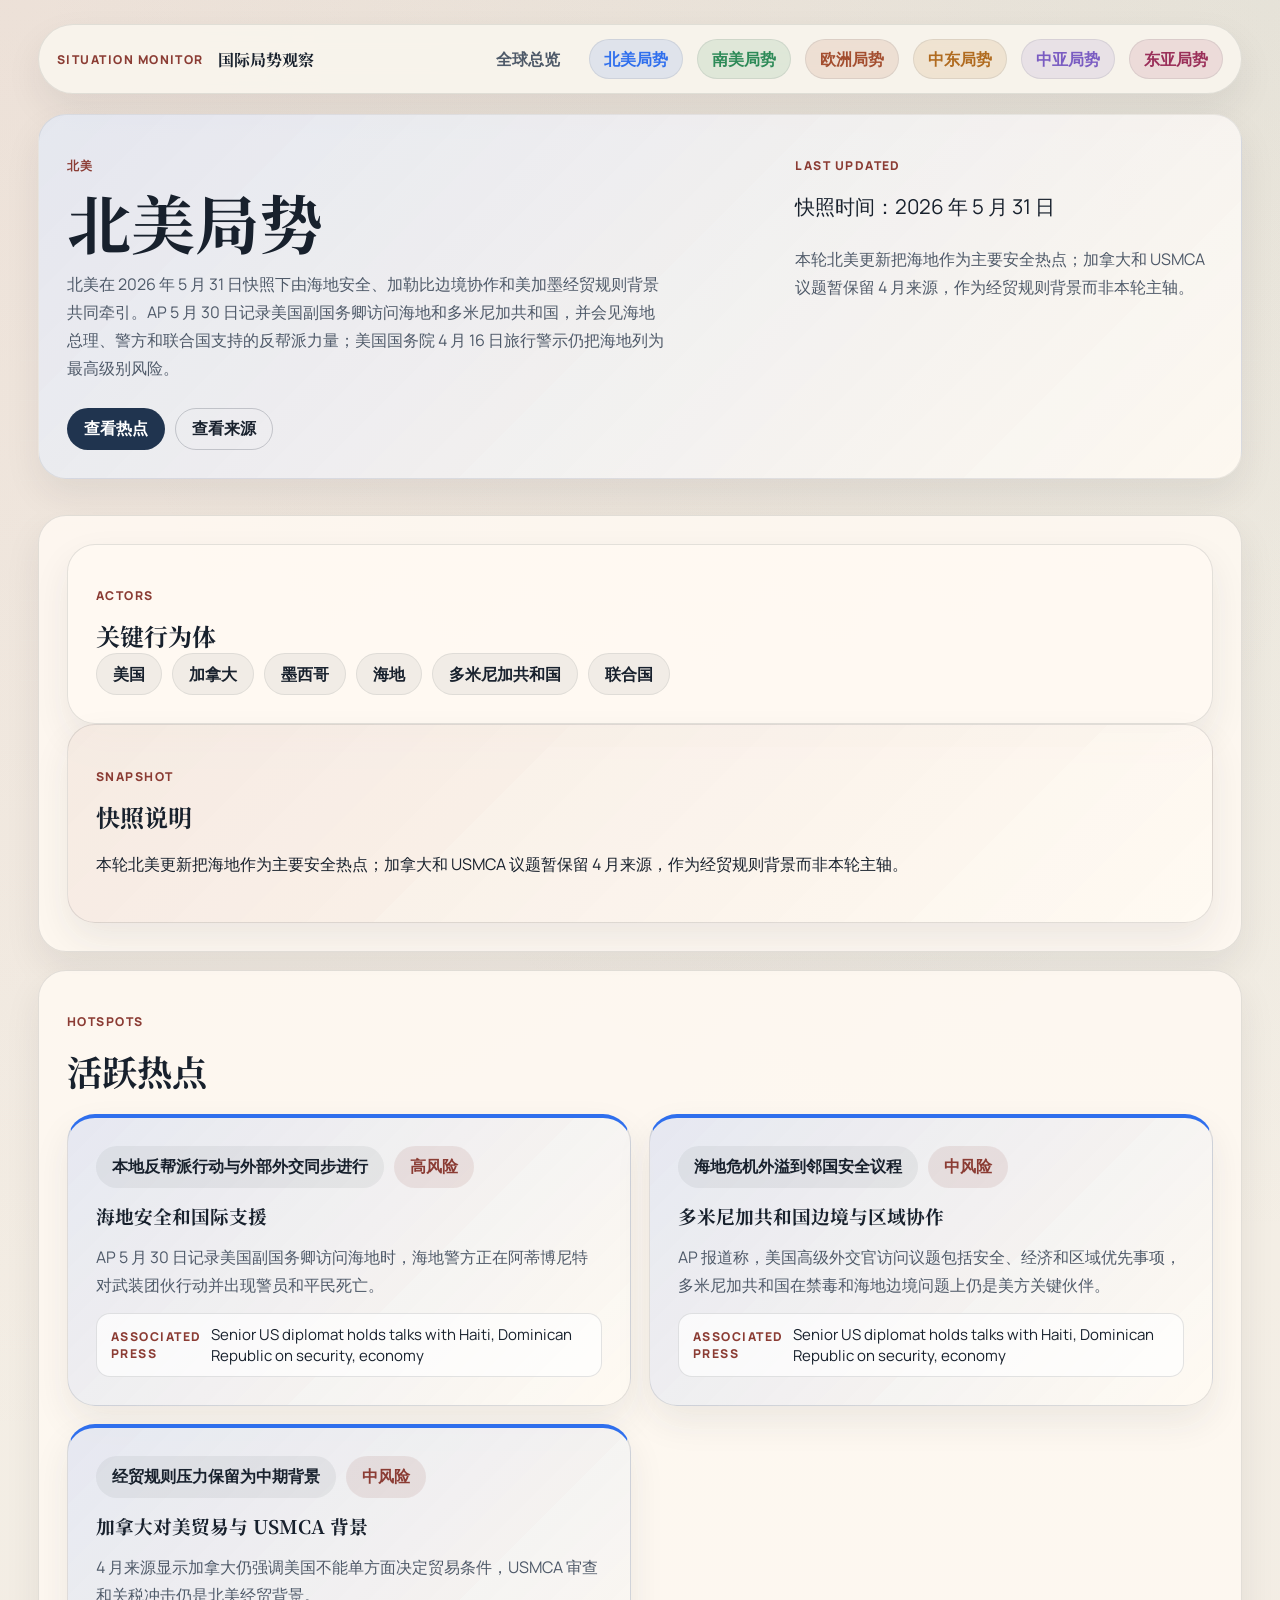
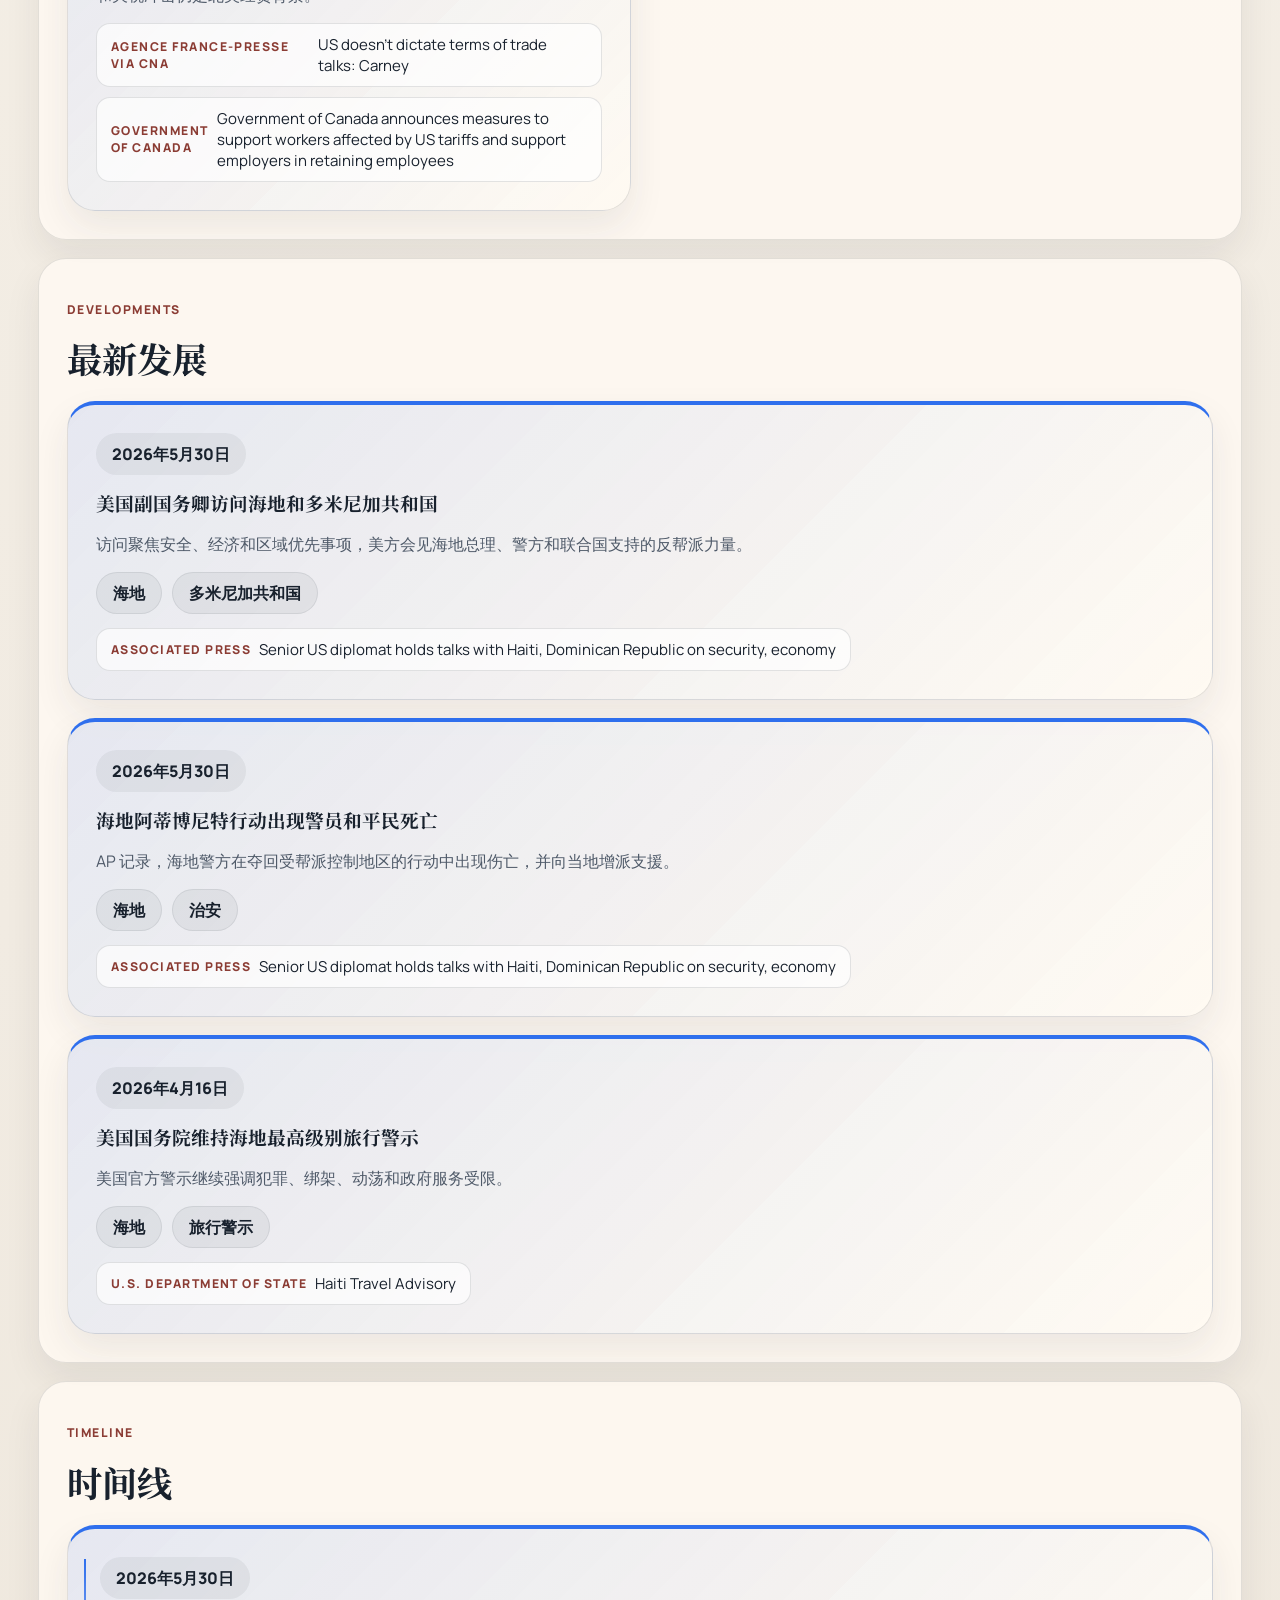
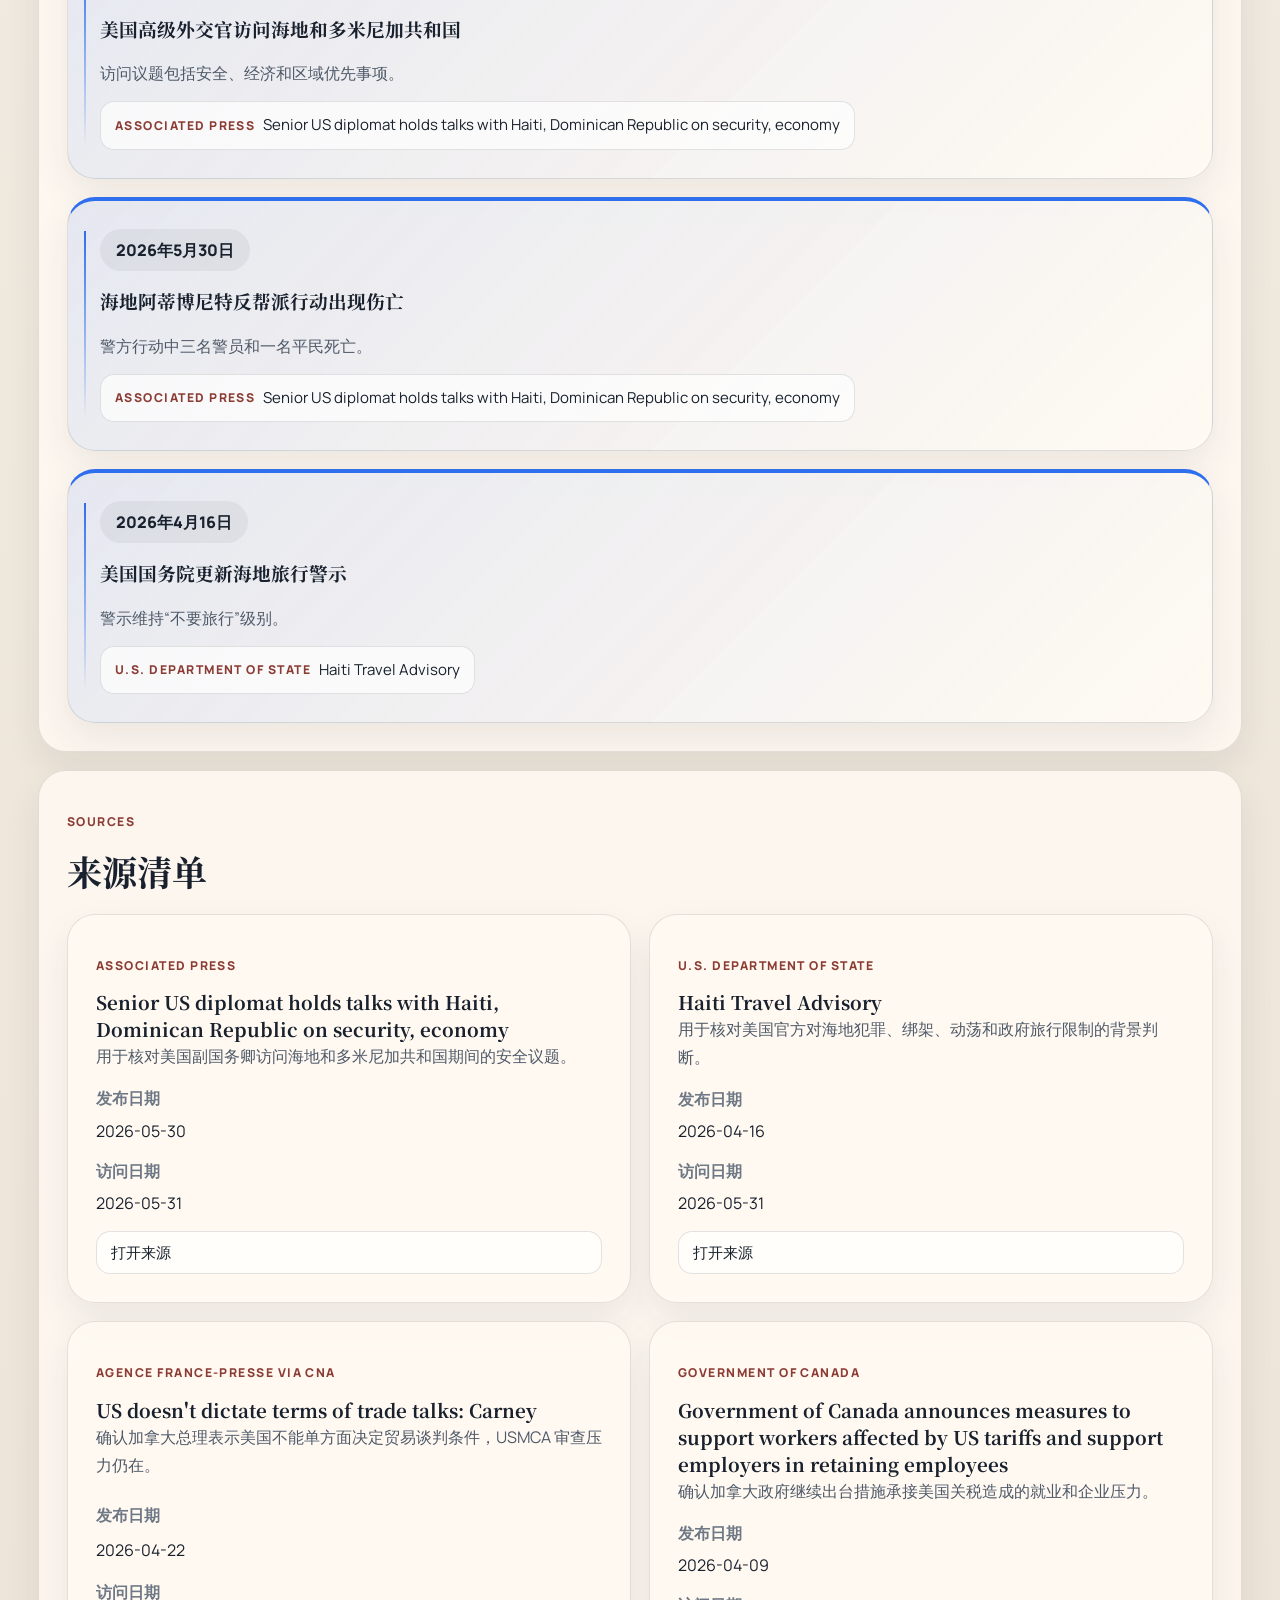
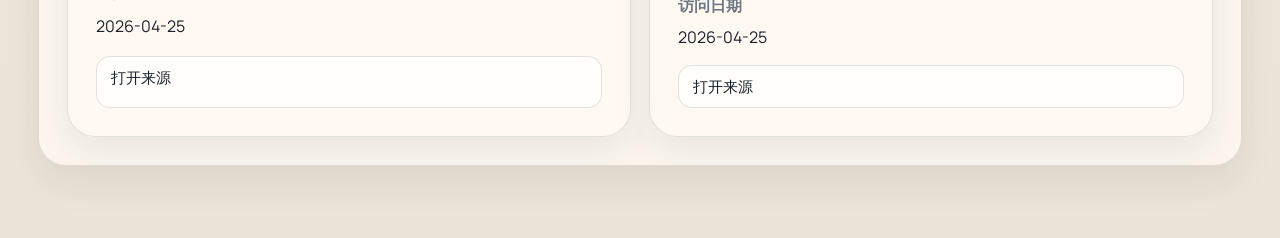
<file: regions/north-america.html>
﻿<!DOCTYPE html>
<html lang="zh-CN">
  <head>
    <meta charset="UTF-8" />
    <meta name="viewport" content="width=device-width, initial-scale=1" />
    <meta name="theme-color" content="#f4efe6" />
    <title>北美局势 | 国际局势观察</title>
    <meta
      name="description"
      content="查看北美局势快照，包括关税摩擦、海地安全危机与北极主权政治信号。"
    />
    <link rel="preconnect" href="https://fonts.googleapis.com" />
    <link rel="preconnect" href="https://fonts.gstatic.com" crossorigin />
    <link
      href="https://fonts.googleapis.com/css2?family=Manrope:wght@400;500;700;800&family=Noto+Serif+SC:wght@600;700&display=swap"
      rel="stylesheet"
    />
    <link rel="stylesheet" href="../styles.css" />
    <script src="../data/site.js?v=20260531-refresh"></script>
    <script src="../app.js" defer></script>
  </head>
  <body data-page="region" data-region="north-america" data-base-path="..">
    <a class="skip-link" href="#main-content">跳到正文</a>
    <div class="page-shell">
      <div class="paper-noise" aria-hidden="true"></div>
      <header class="topbar">
        <a class="brand" href="../index.html">
          <span class="brand-kicker">Situation Monitor</span>
          <strong>国际局势观察</strong>
        </a>
        <nav class="topnav" id="topnav" aria-label="主导航"></nav>
      </header>
      <main id="main-content" class="main-layout">
        <section class="hero region-hero" id="region-hero"></section>
        <section class="section two-column-section">
          <article class="panel">
            <p class="section-kicker">Actors</p>
            <h2>关键行为体</h2>
            <div class="chip-list" id="actors-list"></div>
          </article>
          <article class="panel panel-emphasis">
            <p class="section-kicker">Snapshot</p>
            <h2>快照说明</h2>
            <p id="region-snapshot-note"></p>
          </article>
        </section>
        <section class="section" aria-labelledby="hotspot-title">
          <div class="section-header">
            <div>
              <p class="section-kicker">Hotspots</p>
              <h2 id="hotspot-title">活跃热点</h2>
            </div>
          </div>
          <div class="card-grid hotspot-grid" id="region-hotspots"></div>
        </section>
        <section class="section" aria-labelledby="developments-title">
          <div class="section-header">
            <div>
              <p class="section-kicker">Developments</p>
              <h2 id="developments-title">最新发展</h2>
            </div>
          </div>
          <div class="development-list" id="region-developments"></div>
        </section>
        <section class="section" aria-labelledby="timeline-title">
          <div class="section-header">
            <div>
              <p class="section-kicker">Timeline</p>
              <h2 id="timeline-title">时间线</h2>
            </div>
          </div>
          <ol class="timeline-list" id="region-timeline"></ol>
        </section>
        <section class="section" aria-labelledby="sources-title">
          <div class="section-header">
            <div>
              <p class="section-kicker">Sources</p>
              <h2 id="sources-title">来源清单</h2>
            </div>
          </div>
          <div class="source-register" id="region-sources"></div>
        </section>
      </main>
    </div>
  </body>
</html>
</file>
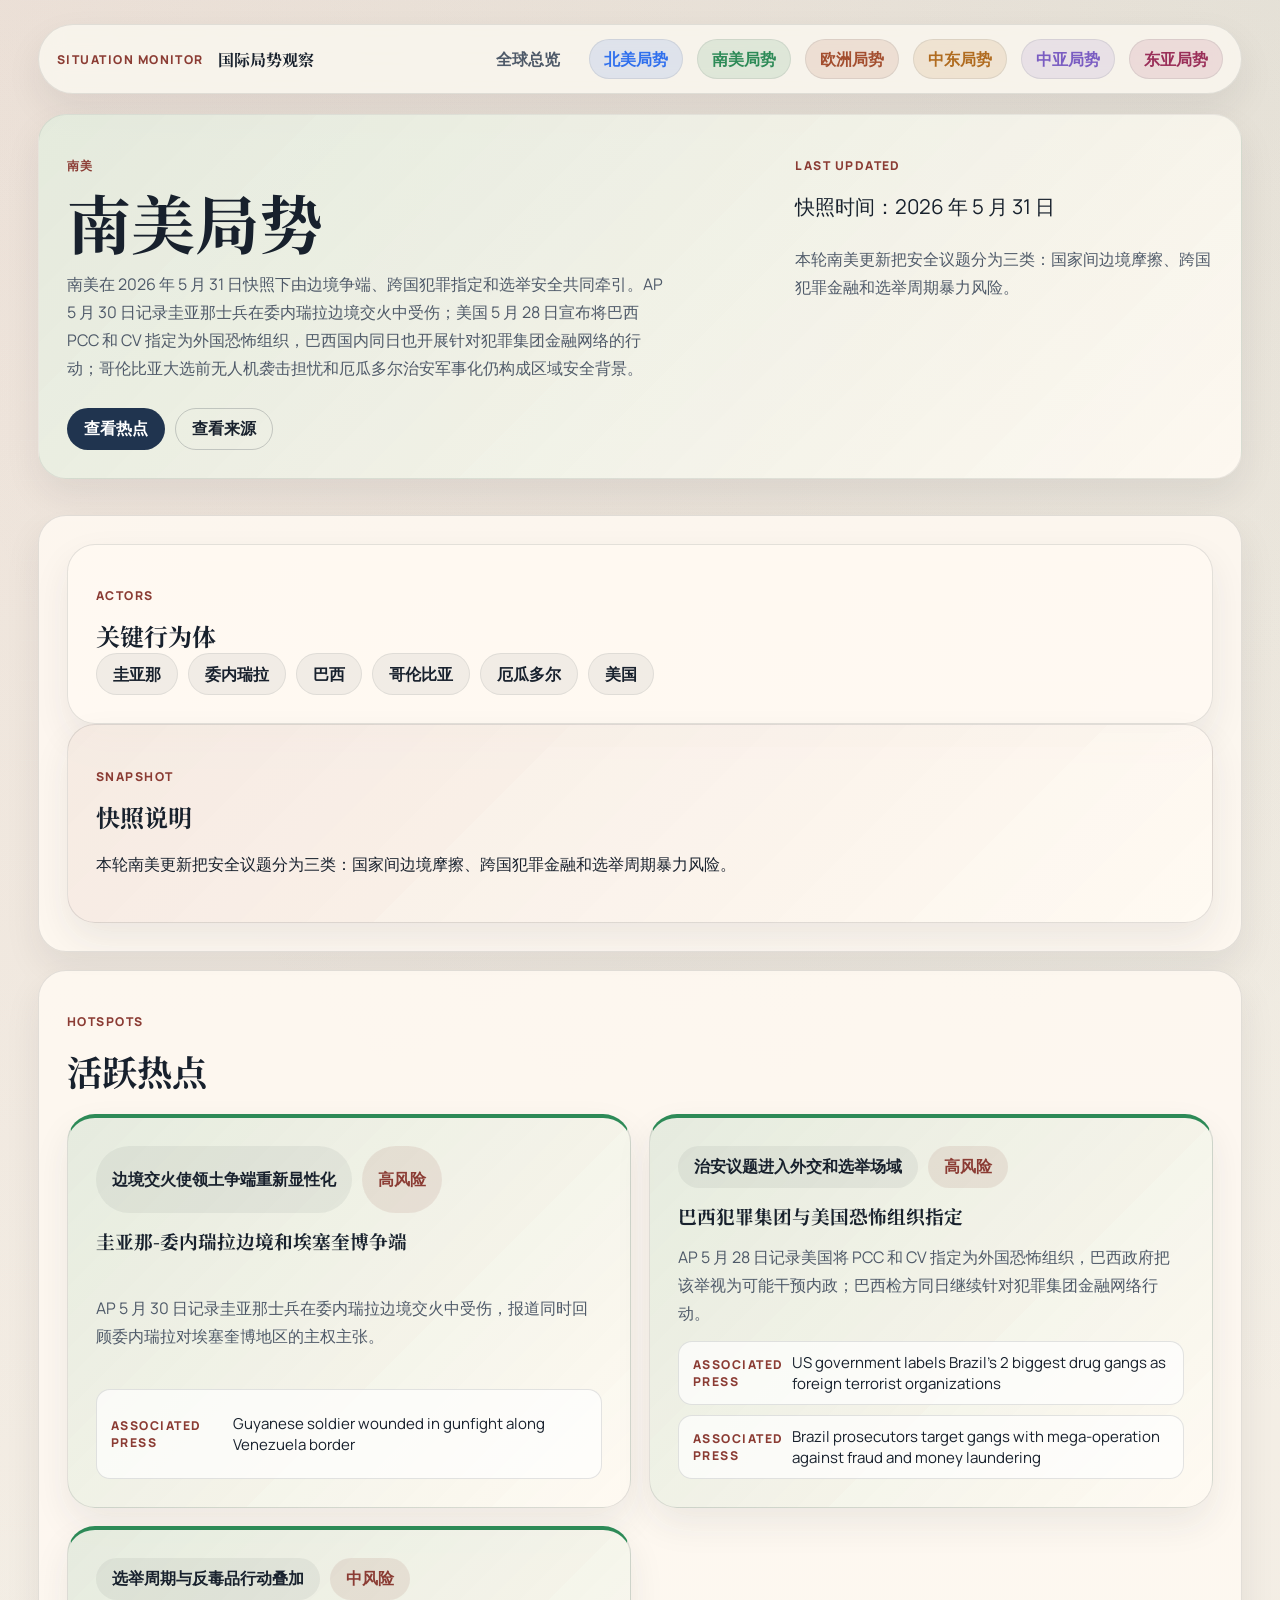
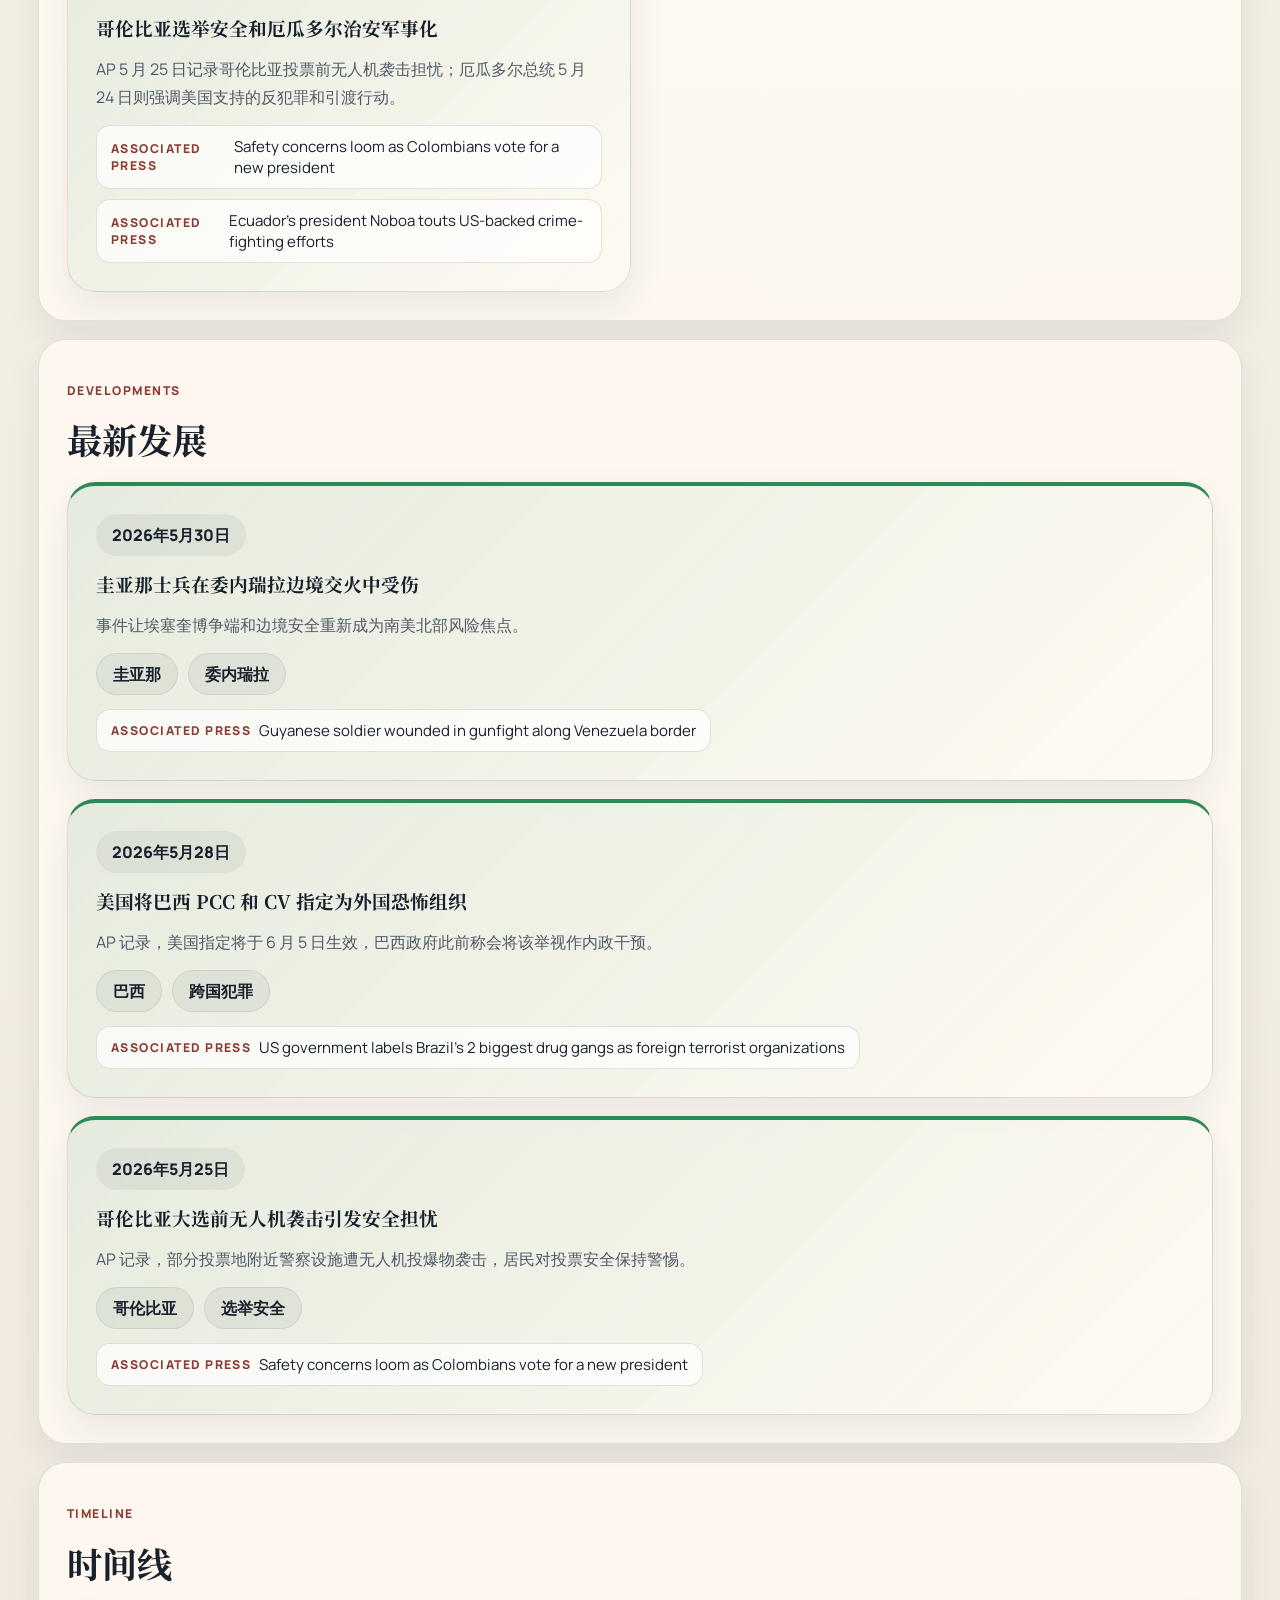
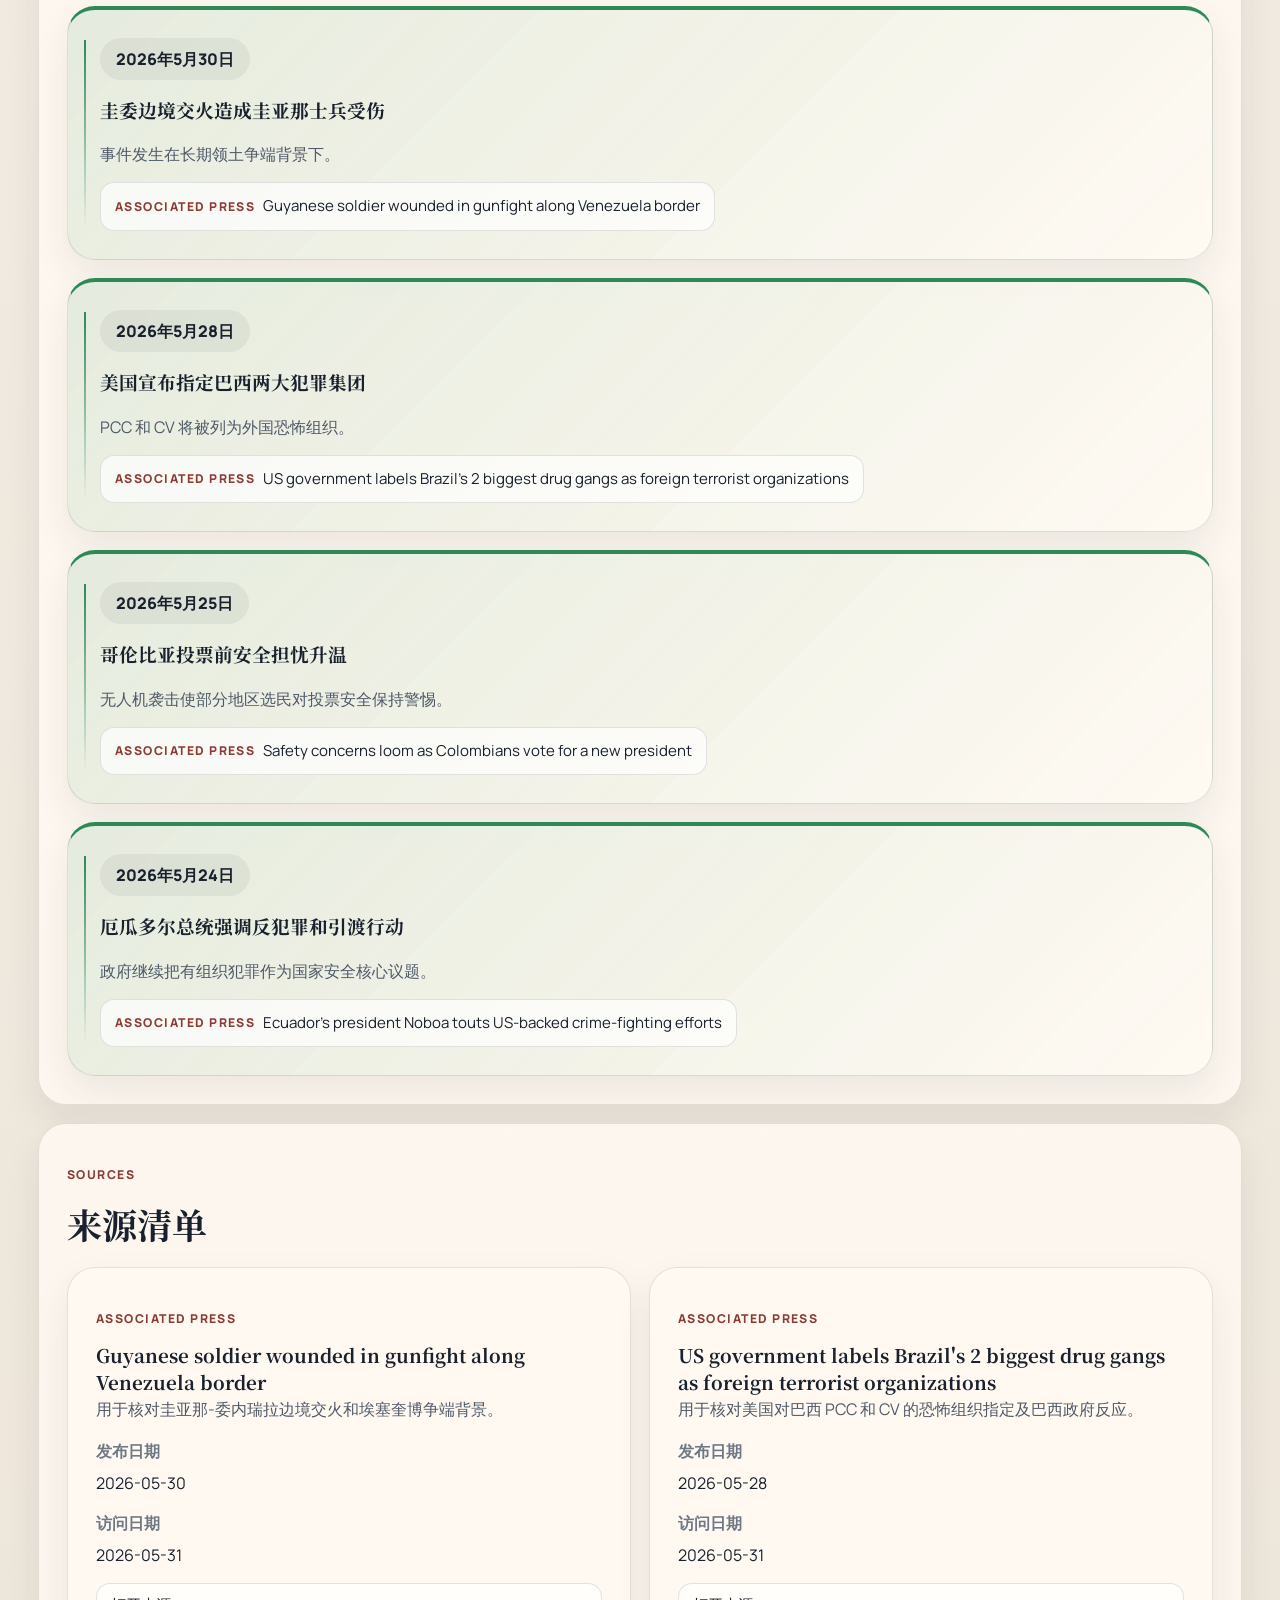
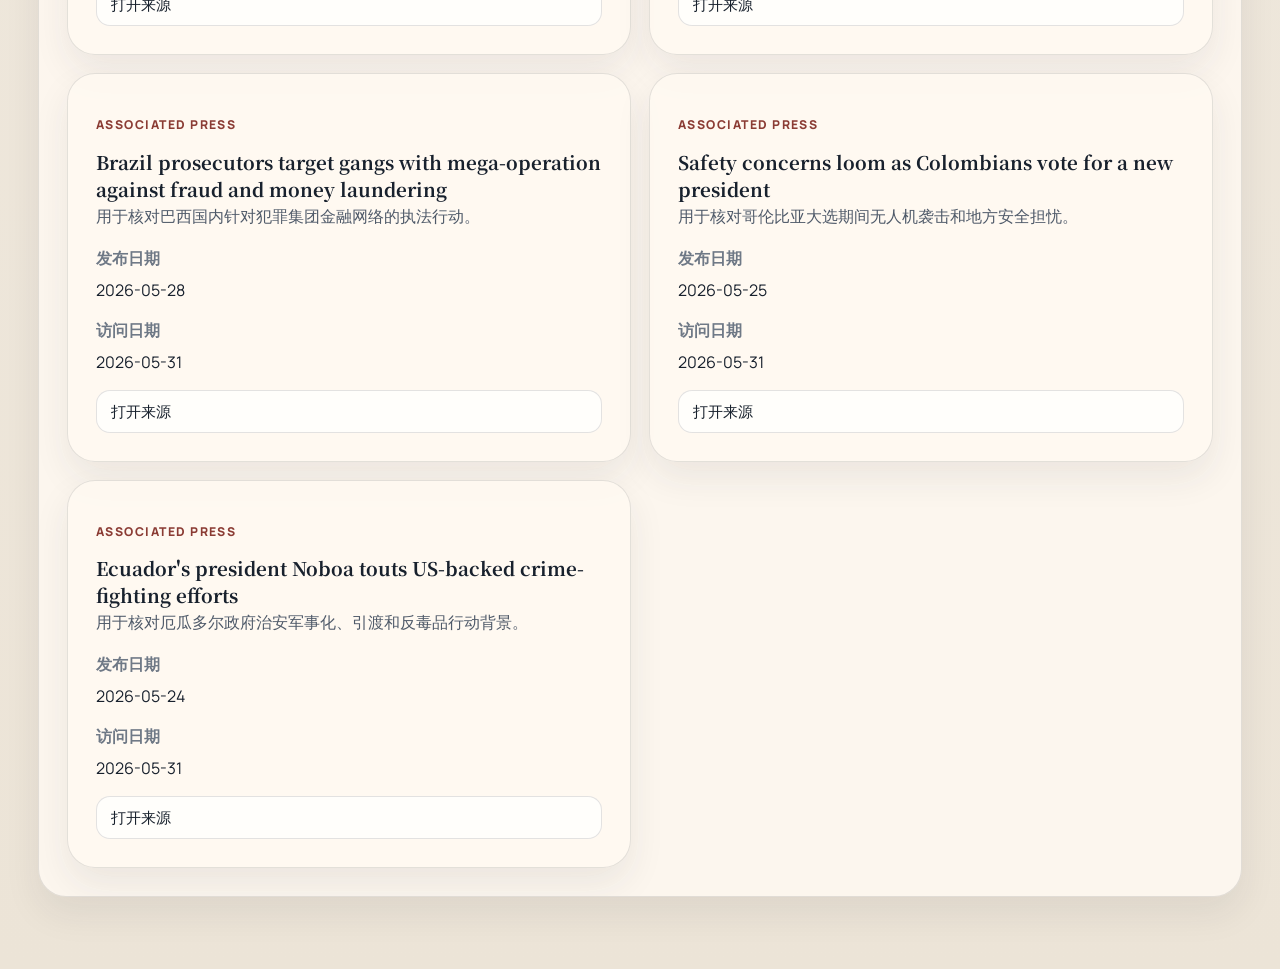
<file: regions/south-america.html>
﻿<!DOCTYPE html>
<html lang="zh-CN">
  <head>
    <meta charset="UTF-8" />
    <meta name="viewport" content="width=device-width, initial-scale=1" />
    <meta name="theme-color" content="#f4efe6" />
    <title>南美局势 | 国际局势观察</title>
    <meta
      name="description"
      content="查看南美局势快照，包括圭亚那-委内瑞拉争议与厄瓜多尔安全危机。"
    />
    <link rel="preconnect" href="https://fonts.googleapis.com" />
    <link rel="preconnect" href="https://fonts.gstatic.com" crossorigin />
    <link
      href="https://fonts.googleapis.com/css2?family=Manrope:wght@400;500;700;800&family=Noto+Serif+SC:wght@600;700&display=swap"
      rel="stylesheet"
    />
    <link rel="stylesheet" href="../styles.css" />
    <script src="../data/site.js?v=20260531-refresh"></script>
    <script src="../app.js" defer></script>
  </head>
  <body data-page="region" data-region="south-america" data-base-path="..">
    <a class="skip-link" href="#main-content">跳到正文</a>
    <div class="page-shell">
      <div class="paper-noise" aria-hidden="true"></div>
      <header class="topbar">
        <a class="brand" href="../index.html">
          <span class="brand-kicker">Situation Monitor</span>
          <strong>国际局势观察</strong>
        </a>
        <nav class="topnav" id="topnav" aria-label="主导航"></nav>
      </header>
      <main id="main-content" class="main-layout">
        <section class="hero region-hero" id="region-hero"></section>
        <section class="section two-column-section">
          <article class="panel">
            <p class="section-kicker">Actors</p>
            <h2>关键行为体</h2>
            <div class="chip-list" id="actors-list"></div>
          </article>
          <article class="panel panel-emphasis">
            <p class="section-kicker">Snapshot</p>
            <h2>快照说明</h2>
            <p id="region-snapshot-note"></p>
          </article>
        </section>
        <section class="section" aria-labelledby="hotspot-title">
          <div class="section-header">
            <div>
              <p class="section-kicker">Hotspots</p>
              <h2 id="hotspot-title">活跃热点</h2>
            </div>
          </div>
          <div class="card-grid hotspot-grid" id="region-hotspots"></div>
        </section>
        <section class="section" aria-labelledby="developments-title">
          <div class="section-header">
            <div>
              <p class="section-kicker">Developments</p>
              <h2 id="developments-title">最新发展</h2>
            </div>
          </div>
          <div class="development-list" id="region-developments"></div>
        </section>
        <section class="section" aria-labelledby="timeline-title">
          <div class="section-header">
            <div>
              <p class="section-kicker">Timeline</p>
              <h2 id="timeline-title">时间线</h2>
            </div>
          </div>
          <ol class="timeline-list" id="region-timeline"></ol>
        </section>
        <section class="section" aria-labelledby="sources-title">
          <div class="section-header">
            <div>
              <p class="section-kicker">Sources</p>
              <h2 id="sources-title">来源清单</h2>
            </div>
          </div>
          <div class="source-register" id="region-sources"></div>
        </section>
      </main>
    </div>
  </body>
</html>
</file>
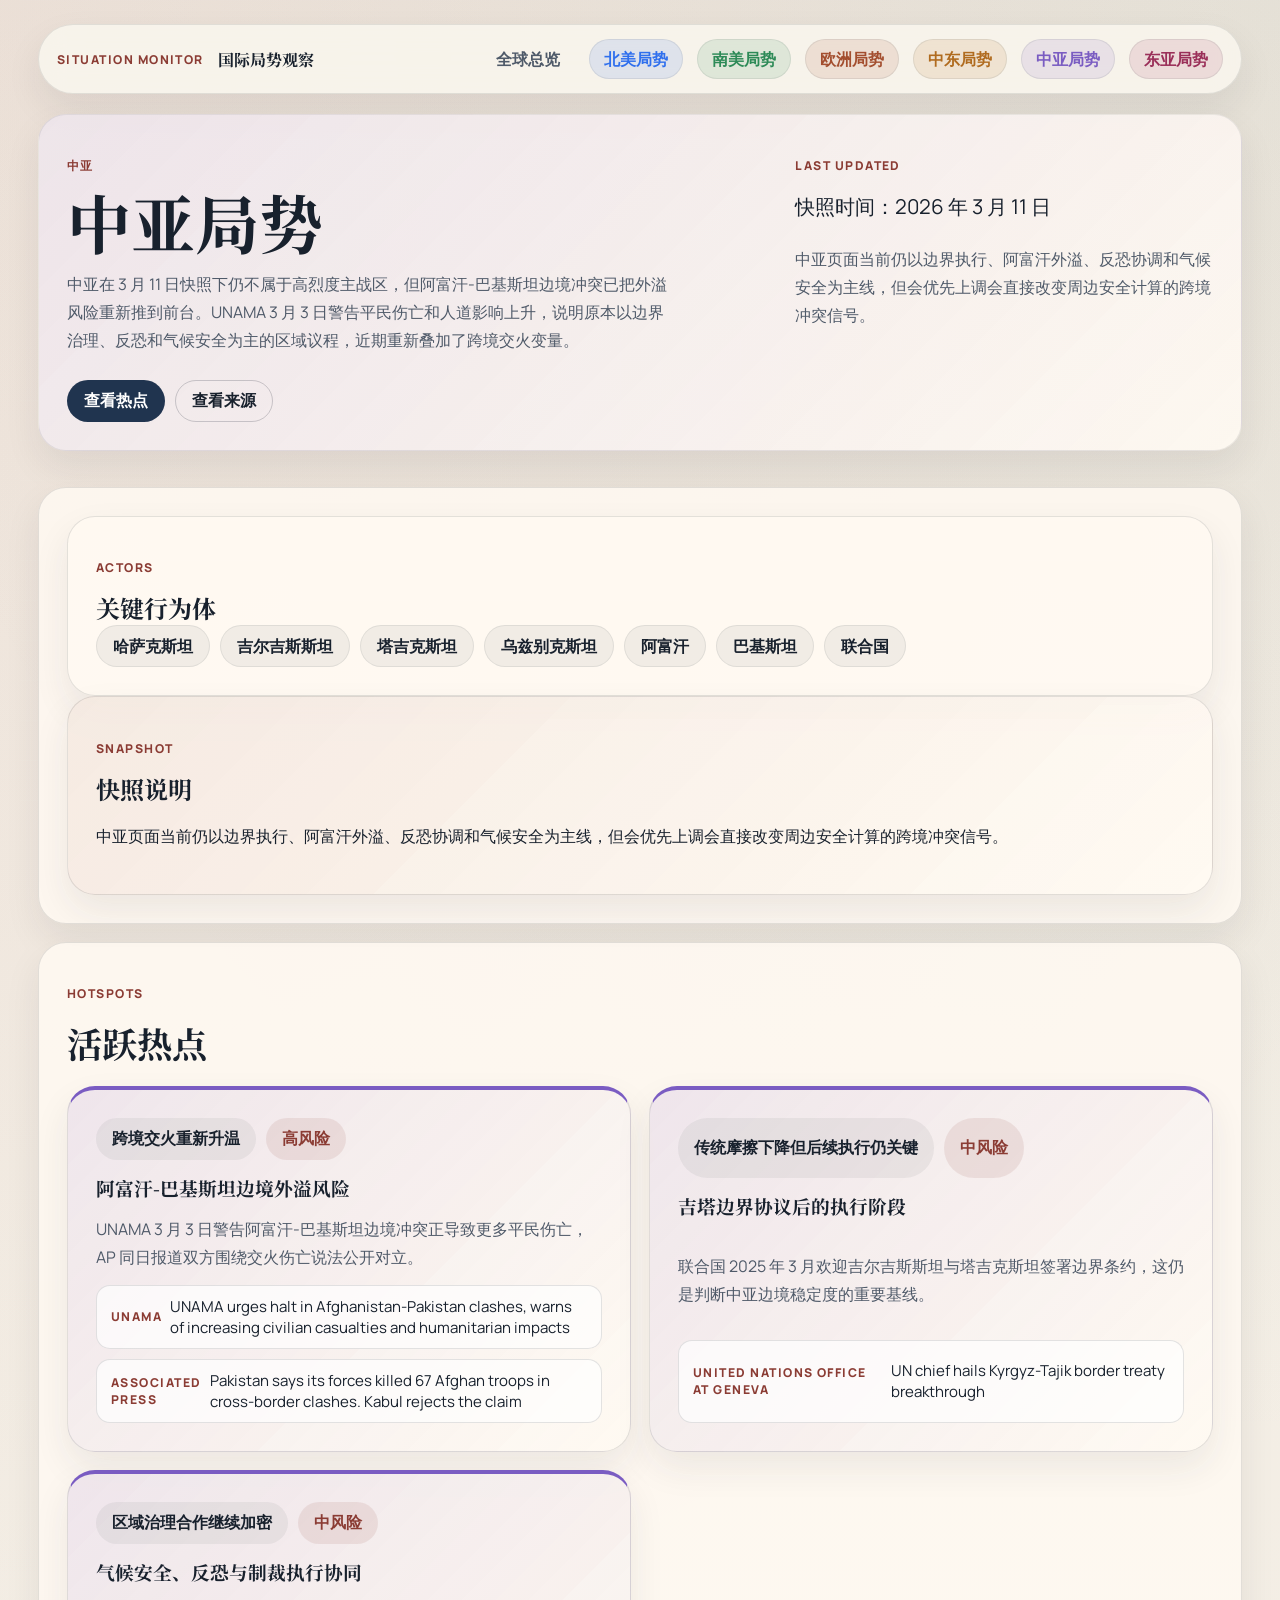
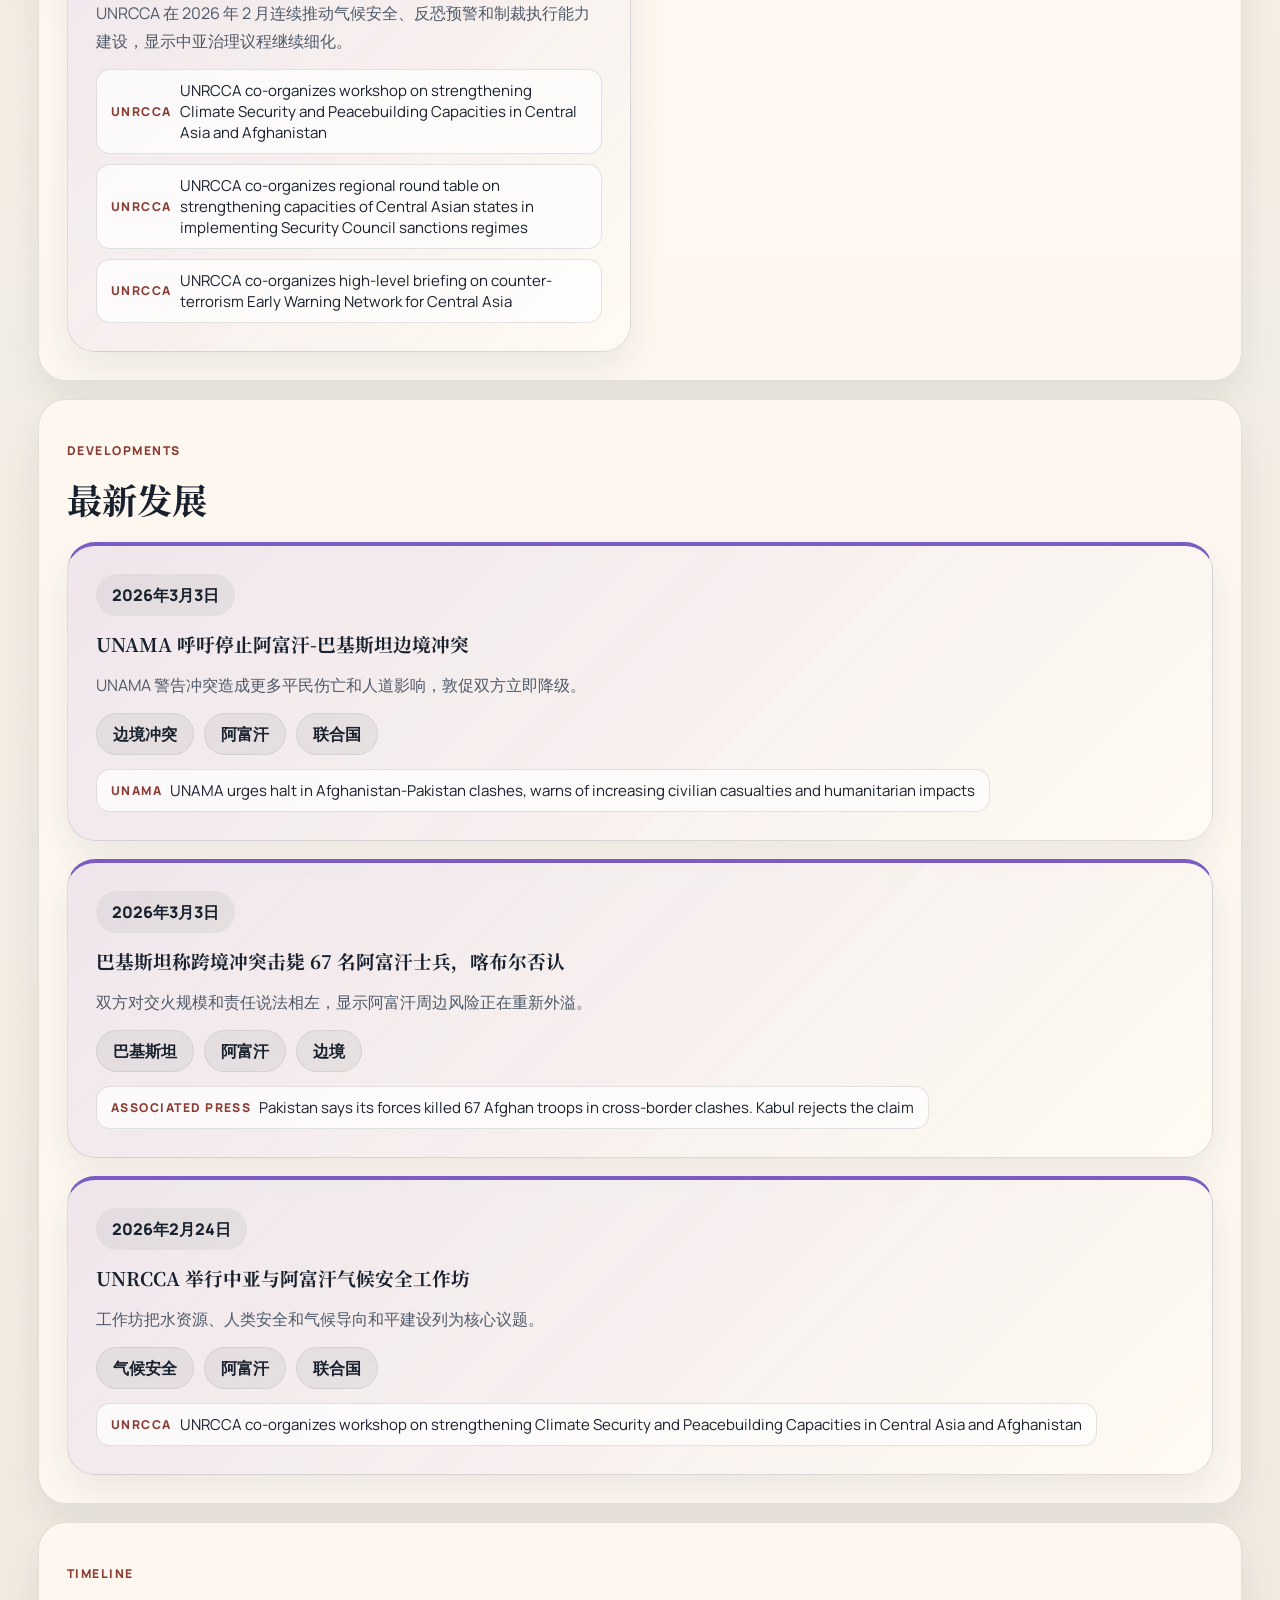
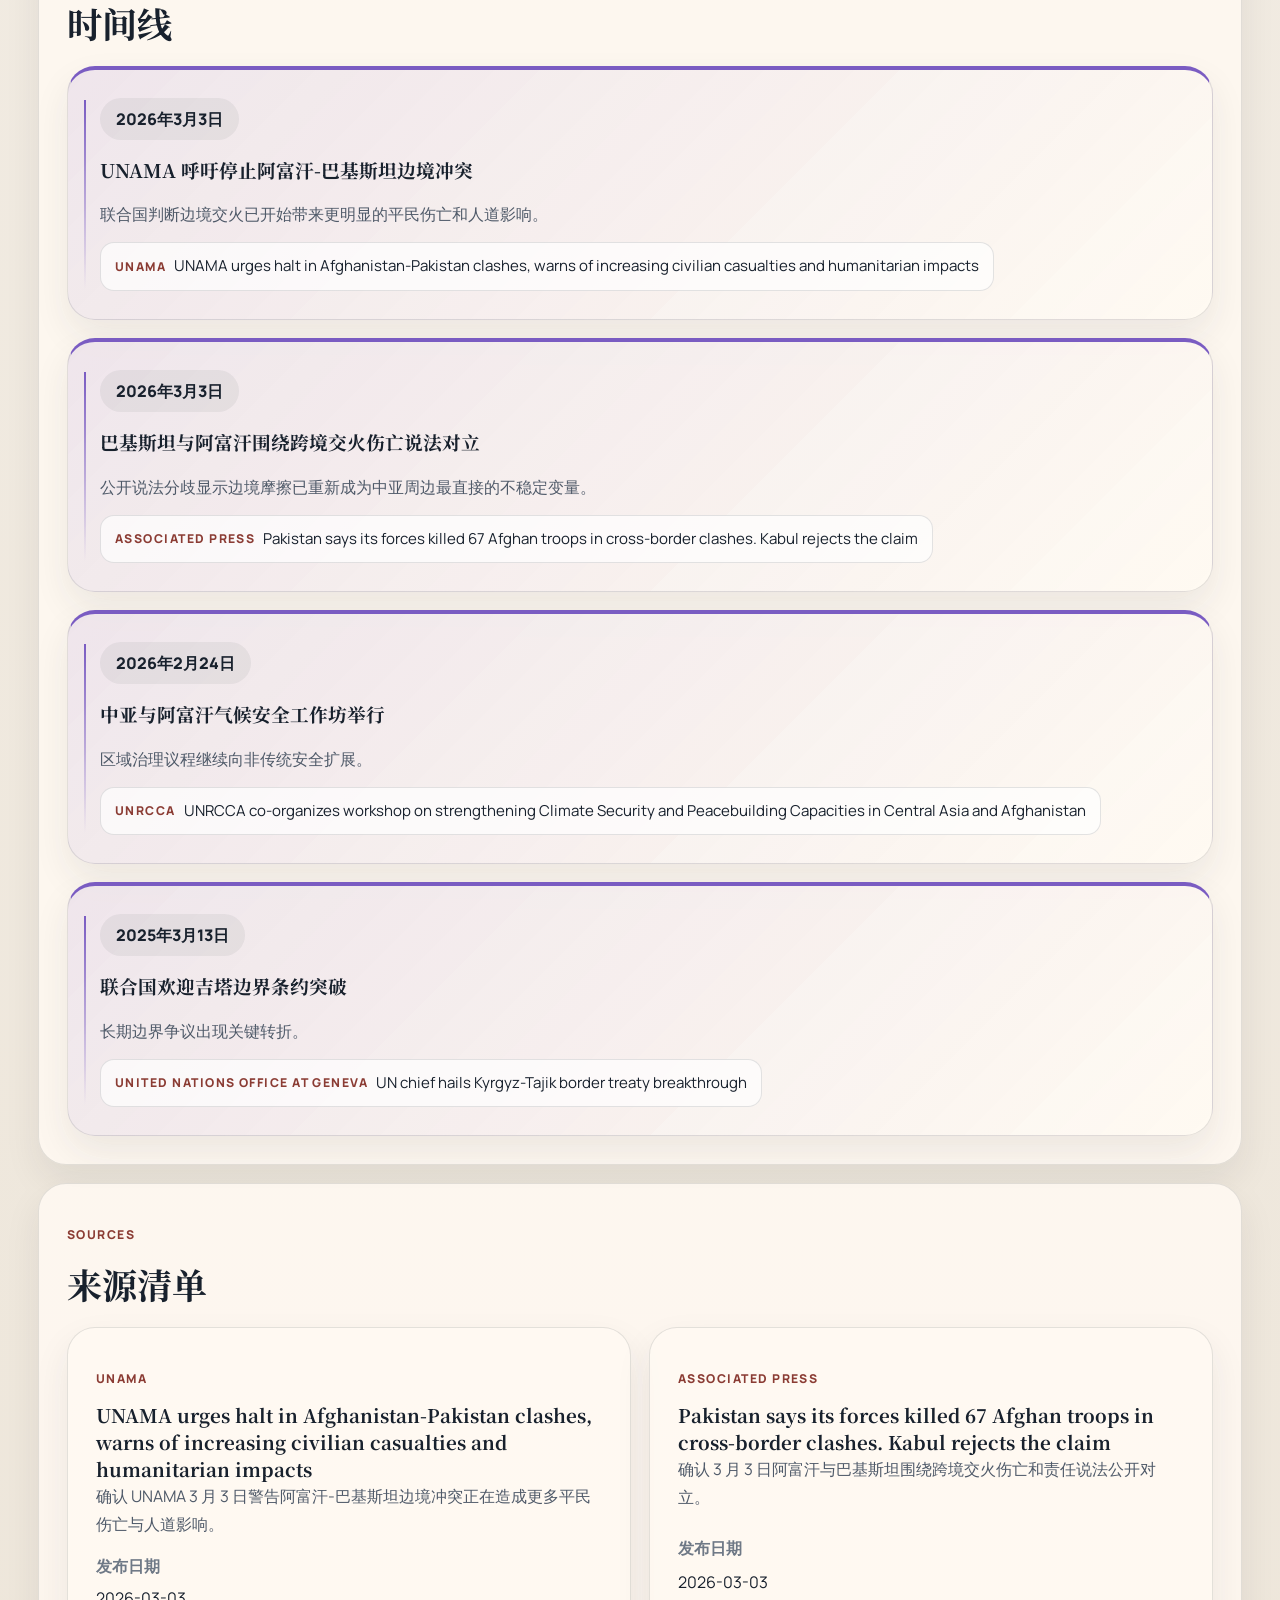
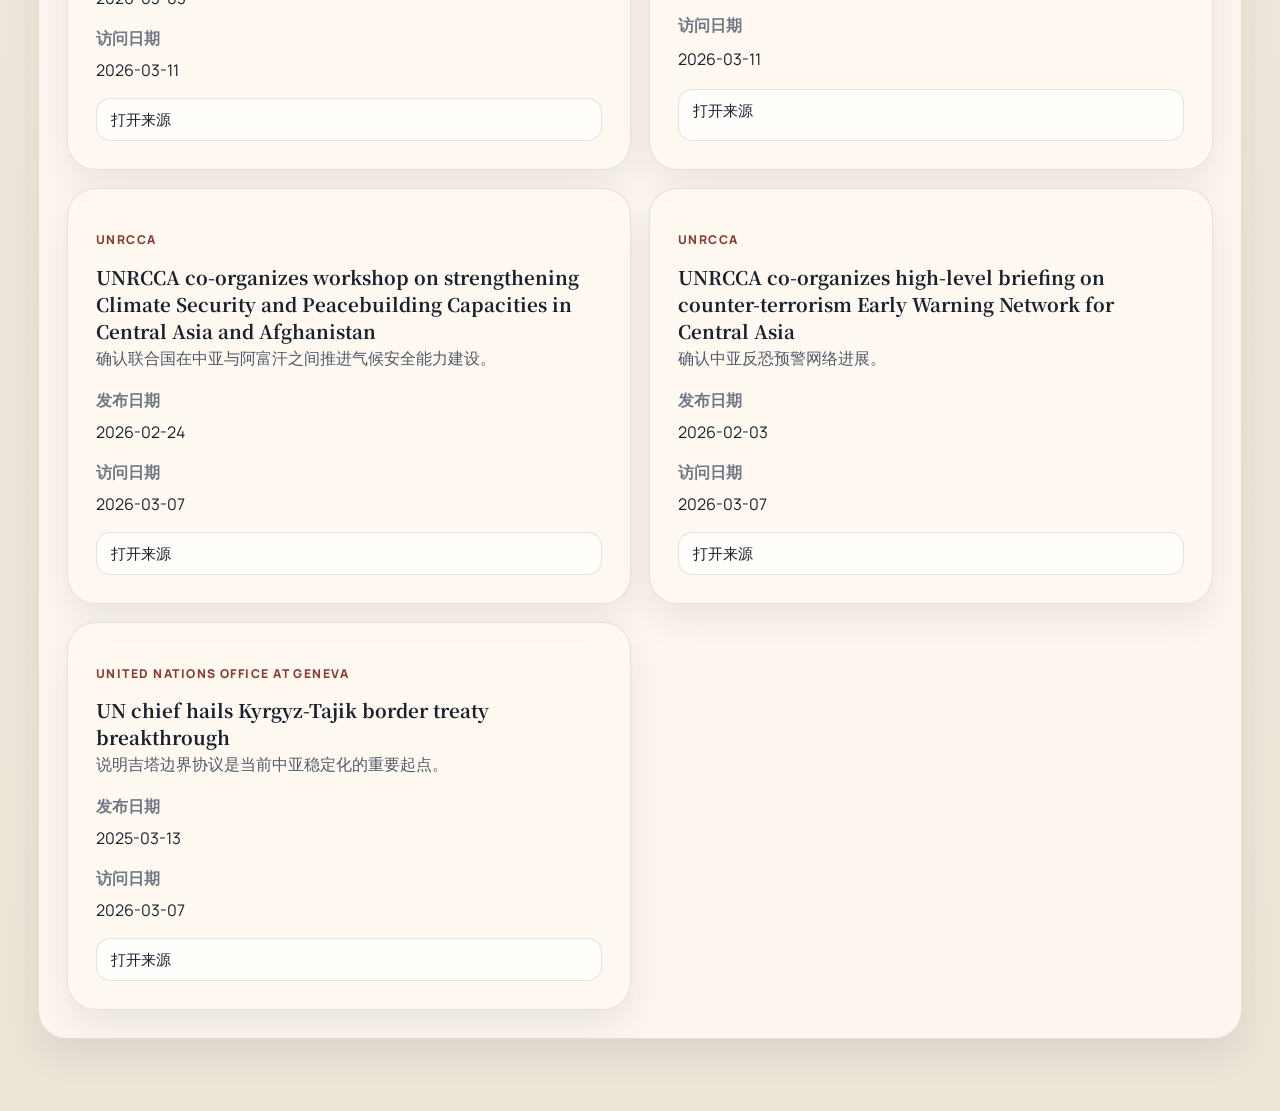
<file: International Situation Website/regions/central-asia.html>
<!DOCTYPE html>
<html lang="zh-CN">
  <head>
    <meta charset="UTF-8" />
    <meta name="viewport" content="width=device-width, initial-scale=1" />
    <meta name="theme-color" content="#f4efe6" />
    <title>中亚局势 | 国际局势观察</title>
    <meta
      name="description"
      content="查看中亚局势快照，包括边境、阿富汗外溢风险与区域合作变化。"
    />
    <link rel="preconnect" href="https://fonts.googleapis.com" />
    <link rel="preconnect" href="https://fonts.gstatic.com" crossorigin />
    <link
      href="https://fonts.googleapis.com/css2?family=Manrope:wght@400;500;700;800&family=Noto+Serif+SC:wght@600;700&display=swap"
      rel="stylesheet"
    />
    <link rel="stylesheet" href="../styles.css" />
    <script src="../data/site.js"></script>
    <script src="../app.js" defer></script>
  </head>
  <body data-page="region" data-region="central-asia" data-base-path="..">
    <a class="skip-link" href="#main-content">跳到正文</a>
    <div class="page-shell">
      <div class="paper-noise" aria-hidden="true"></div>
      <header class="topbar">
        <a class="brand" href="../index.html">
          <span class="brand-kicker">Situation Monitor</span>
          <strong>国际局势观察</strong>
        </a>
        <nav class="topnav" id="topnav" aria-label="主导航"></nav>
      </header>
      <main id="main-content" class="main-layout">
        <section class="hero region-hero" id="region-hero"></section>
        <section class="section two-column-section">
          <article class="panel">
            <p class="section-kicker">Actors</p>
            <h2>关键行为体</h2>
            <div class="chip-list" id="actors-list"></div>
          </article>
          <article class="panel panel-emphasis">
            <p class="section-kicker">Snapshot</p>
            <h2>快照说明</h2>
            <p id="region-snapshot-note"></p>
          </article>
        </section>
        <section class="section" aria-labelledby="hotspot-title">
          <div class="section-header">
            <div>
              <p class="section-kicker">Hotspots</p>
              <h2 id="hotspot-title">活跃热点</h2>
            </div>
          </div>
          <div class="card-grid hotspot-grid" id="region-hotspots"></div>
        </section>
        <section class="section" aria-labelledby="developments-title">
          <div class="section-header">
            <div>
              <p class="section-kicker">Developments</p>
              <h2 id="developments-title">最新发展</h2>
            </div>
          </div>
          <div class="development-list" id="region-developments"></div>
        </section>
        <section class="section" aria-labelledby="timeline-title">
          <div class="section-header">
            <div>
              <p class="section-kicker">Timeline</p>
              <h2 id="timeline-title">时间线</h2>
            </div>
          </div>
          <ol class="timeline-list" id="region-timeline"></ol>
        </section>
        <section class="section" aria-labelledby="sources-title">
          <div class="section-header">
            <div>
              <p class="section-kicker">Sources</p>
              <h2 id="sources-title">来源清单</h2>
            </div>
          </div>
          <div class="source-register" id="region-sources"></div>
        </section>
      </main>
    </div>
  </body>
</html>
</file>
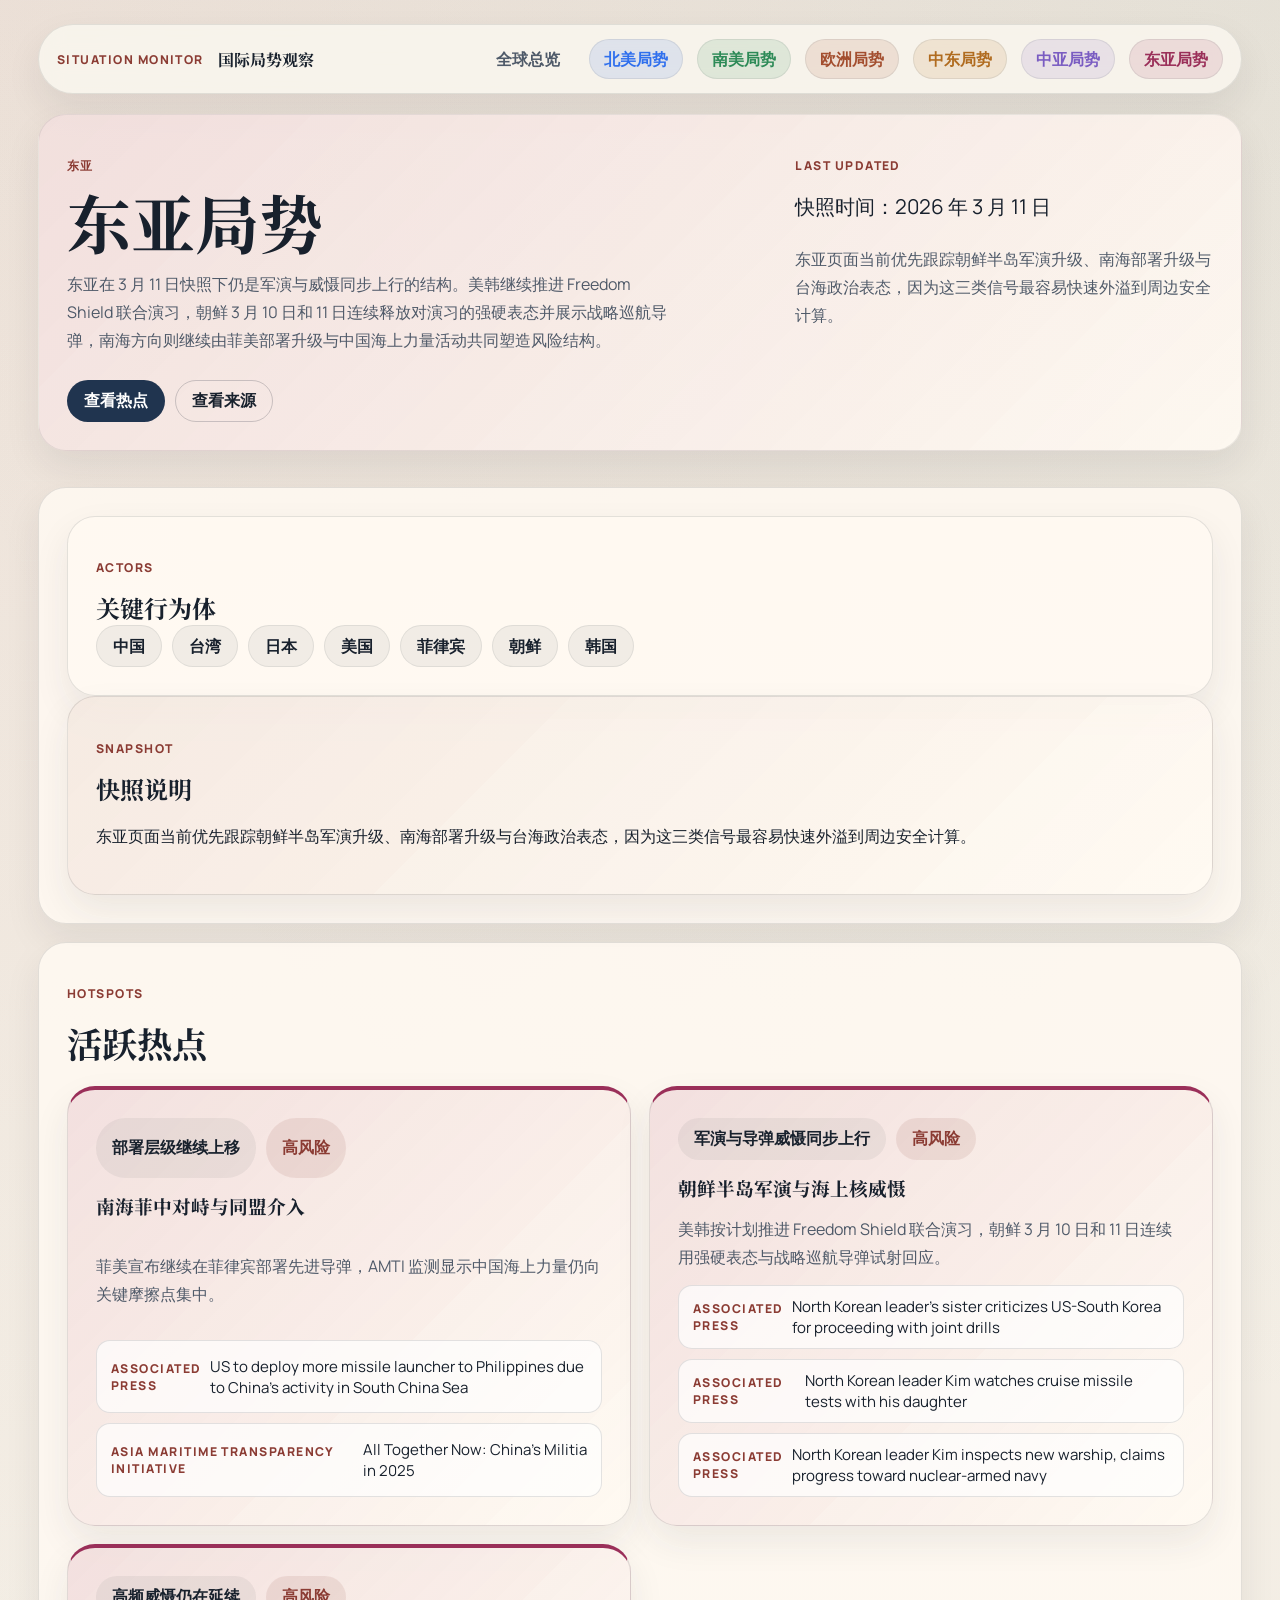
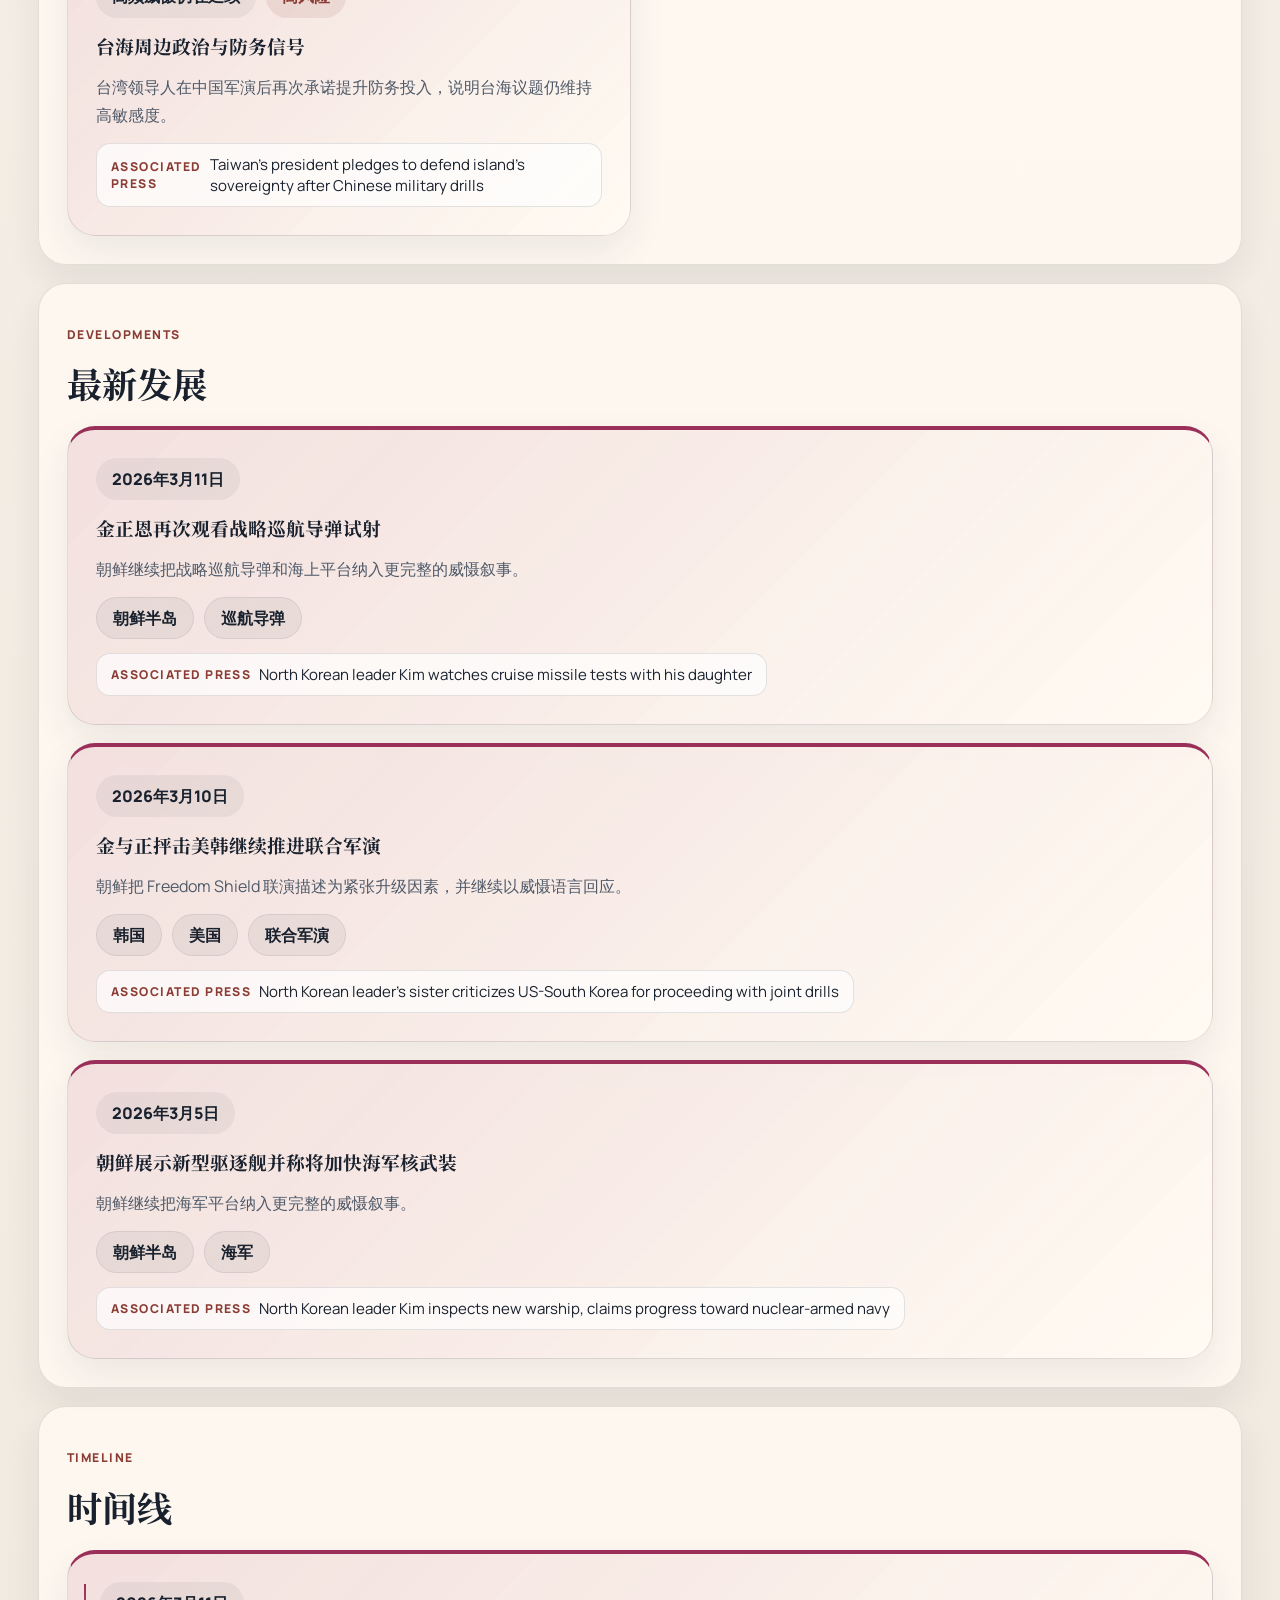
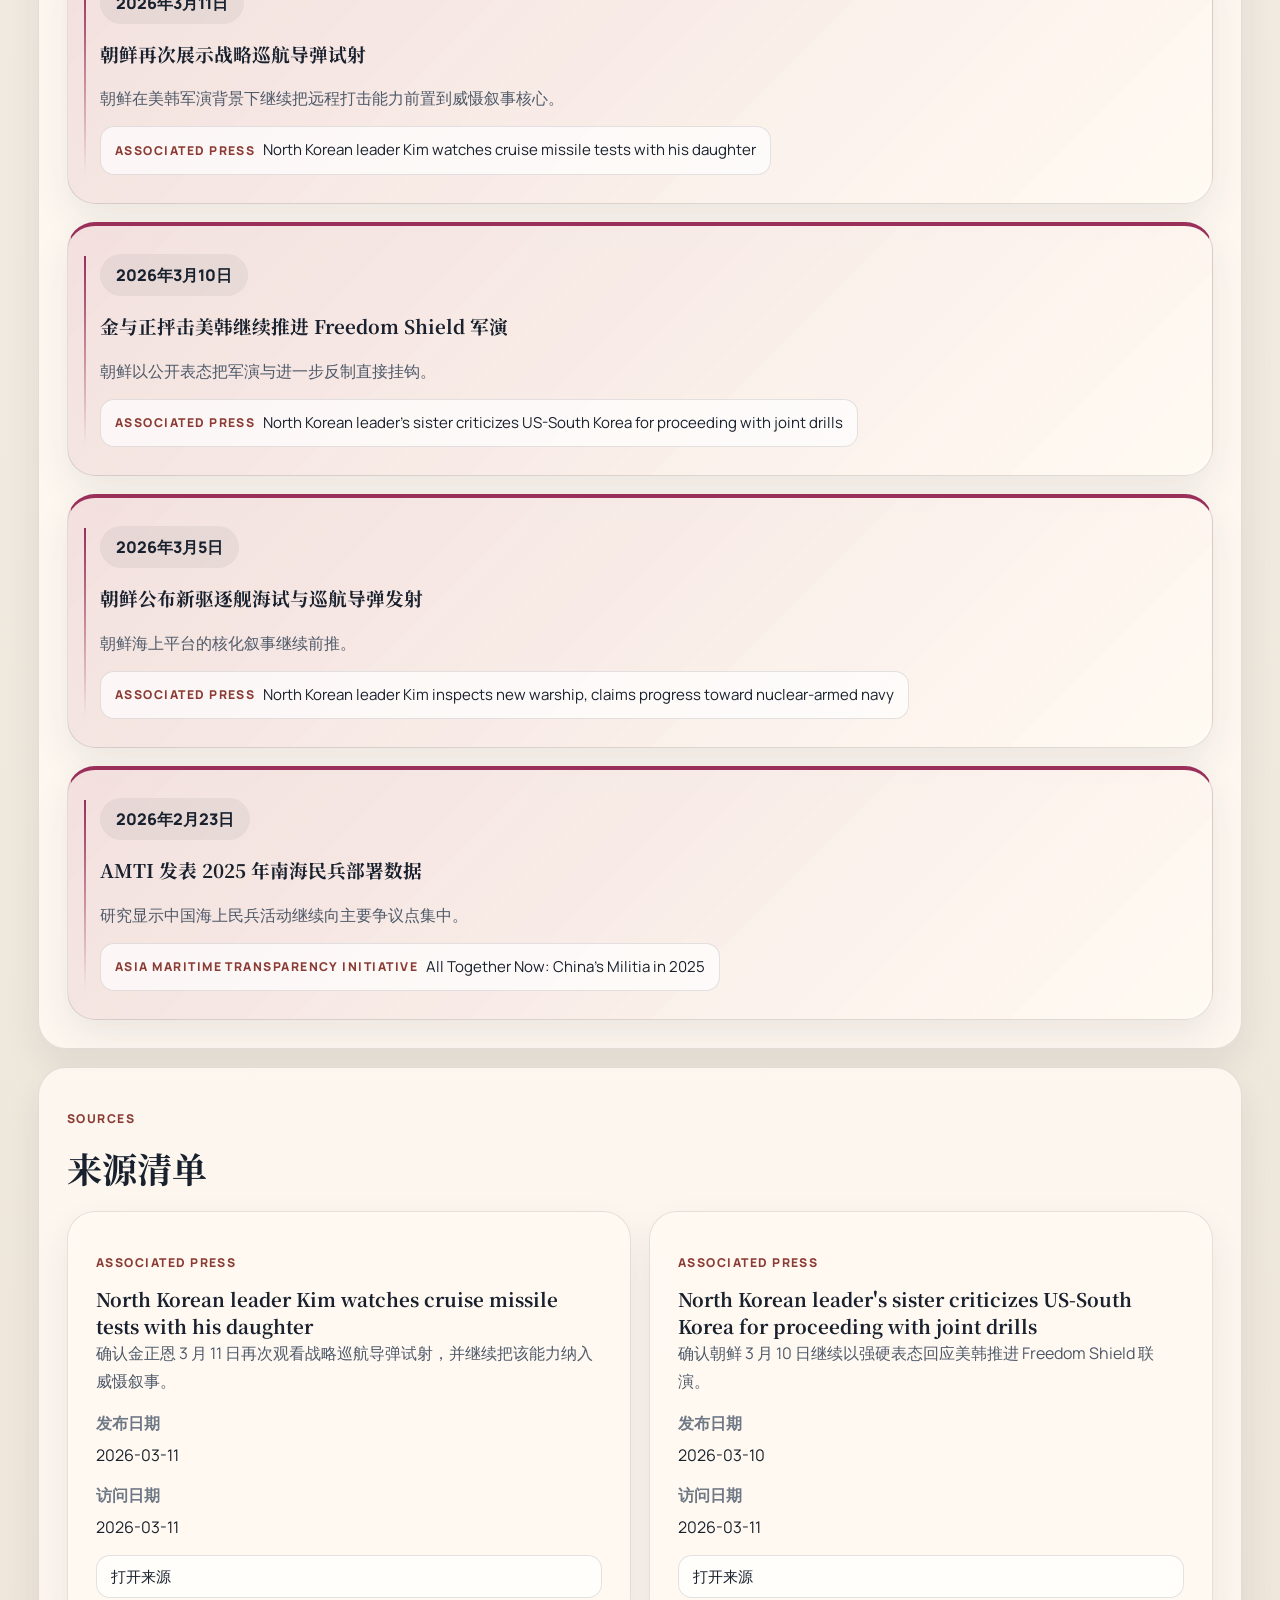
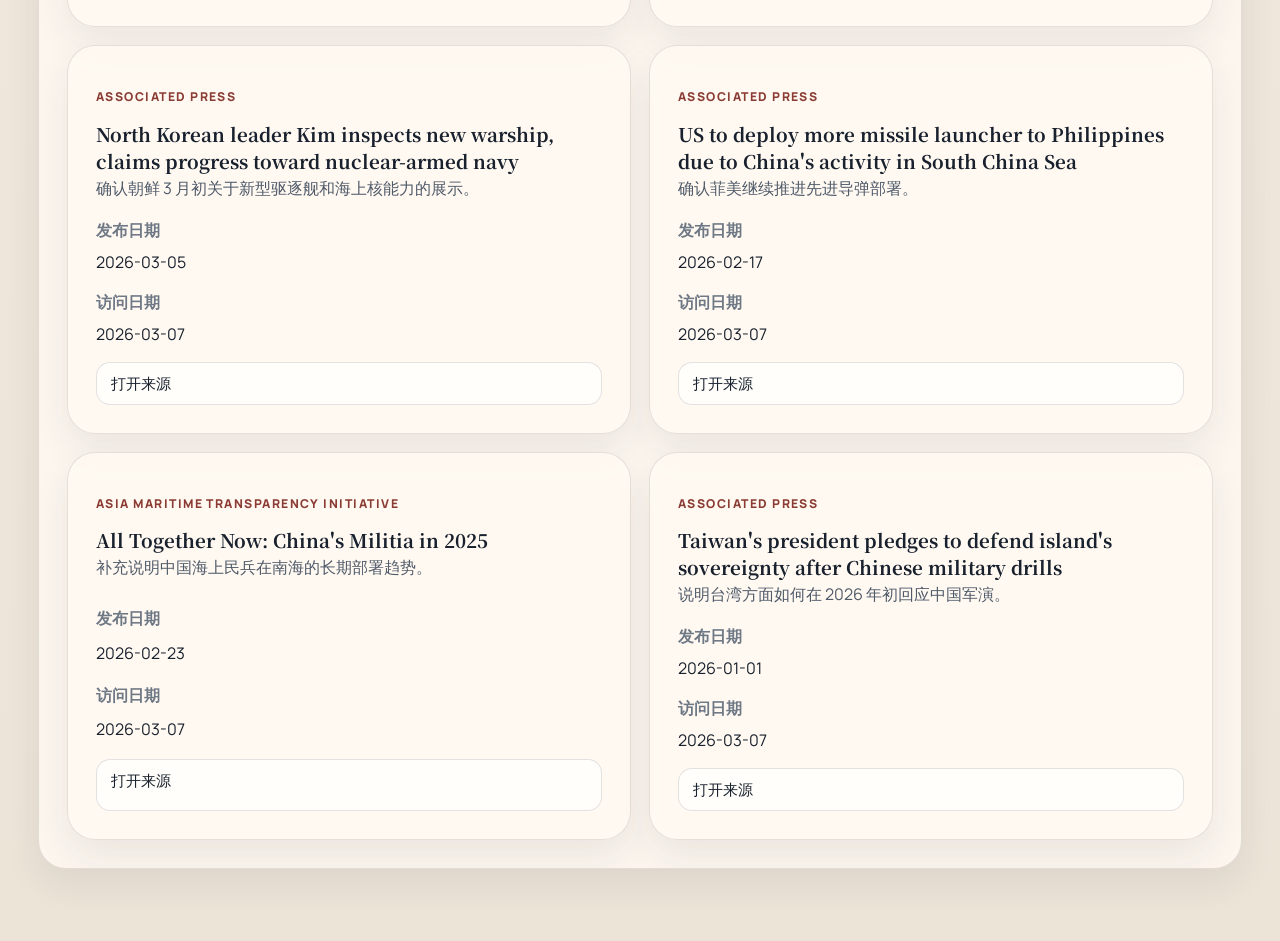
<file: International Situation Website/regions/east-asia.html>
<!DOCTYPE html>
<html lang="zh-CN">
  <head>
    <meta charset="UTF-8" />
    <meta name="viewport" content="width=device-width, initial-scale=1" />
    <meta name="theme-color" content="#f4efe6" />
    <title>东亚局势 | 国际局势观察</title>
    <meta
      name="description"
      content="查看东亚局势快照，包括台海、南海与朝鲜半岛的近期变化和来源。"
    />
    <link rel="preconnect" href="https://fonts.googleapis.com" />
    <link rel="preconnect" href="https://fonts.gstatic.com" crossorigin />
    <link
      href="https://fonts.googleapis.com/css2?family=Manrope:wght@400;500;700;800&family=Noto+Serif+SC:wght@600;700&display=swap"
      rel="stylesheet"
    />
    <link rel="stylesheet" href="../styles.css" />
    <script src="../data/site.js"></script>
    <script src="../app.js" defer></script>
  </head>
  <body data-page="region" data-region="east-asia" data-base-path="..">
    <a class="skip-link" href="#main-content">跳到正文</a>
    <div class="page-shell">
      <div class="paper-noise" aria-hidden="true"></div>
      <header class="topbar">
        <a class="brand" href="../index.html">
          <span class="brand-kicker">Situation Monitor</span>
          <strong>国际局势观察</strong>
        </a>
        <nav class="topnav" id="topnav" aria-label="主导航"></nav>
      </header>
      <main id="main-content" class="main-layout">
        <section class="hero region-hero" id="region-hero"></section>
        <section class="section two-column-section">
          <article class="panel">
            <p class="section-kicker">Actors</p>
            <h2>关键行为体</h2>
            <div class="chip-list" id="actors-list"></div>
          </article>
          <article class="panel panel-emphasis">
            <p class="section-kicker">Snapshot</p>
            <h2>快照说明</h2>
            <p id="region-snapshot-note"></p>
          </article>
        </section>
        <section class="section" aria-labelledby="hotspot-title">
          <div class="section-header">
            <div>
              <p class="section-kicker">Hotspots</p>
              <h2 id="hotspot-title">活跃热点</h2>
            </div>
          </div>
          <div class="card-grid hotspot-grid" id="region-hotspots"></div>
        </section>
        <section class="section" aria-labelledby="developments-title">
          <div class="section-header">
            <div>
              <p class="section-kicker">Developments</p>
              <h2 id="developments-title">最新发展</h2>
            </div>
          </div>
          <div class="development-list" id="region-developments"></div>
        </section>
        <section class="section" aria-labelledby="timeline-title">
          <div class="section-header">
            <div>
              <p class="section-kicker">Timeline</p>
              <h2 id="timeline-title">时间线</h2>
            </div>
          </div>
          <ol class="timeline-list" id="region-timeline"></ol>
        </section>
        <section class="section" aria-labelledby="sources-title">
          <div class="section-header">
            <div>
              <p class="section-kicker">Sources</p>
              <h2 id="sources-title">来源清单</h2>
            </div>
          </div>
          <div class="source-register" id="region-sources"></div>
        </section>
      </main>
    </div>
  </body>
</html>
</file>
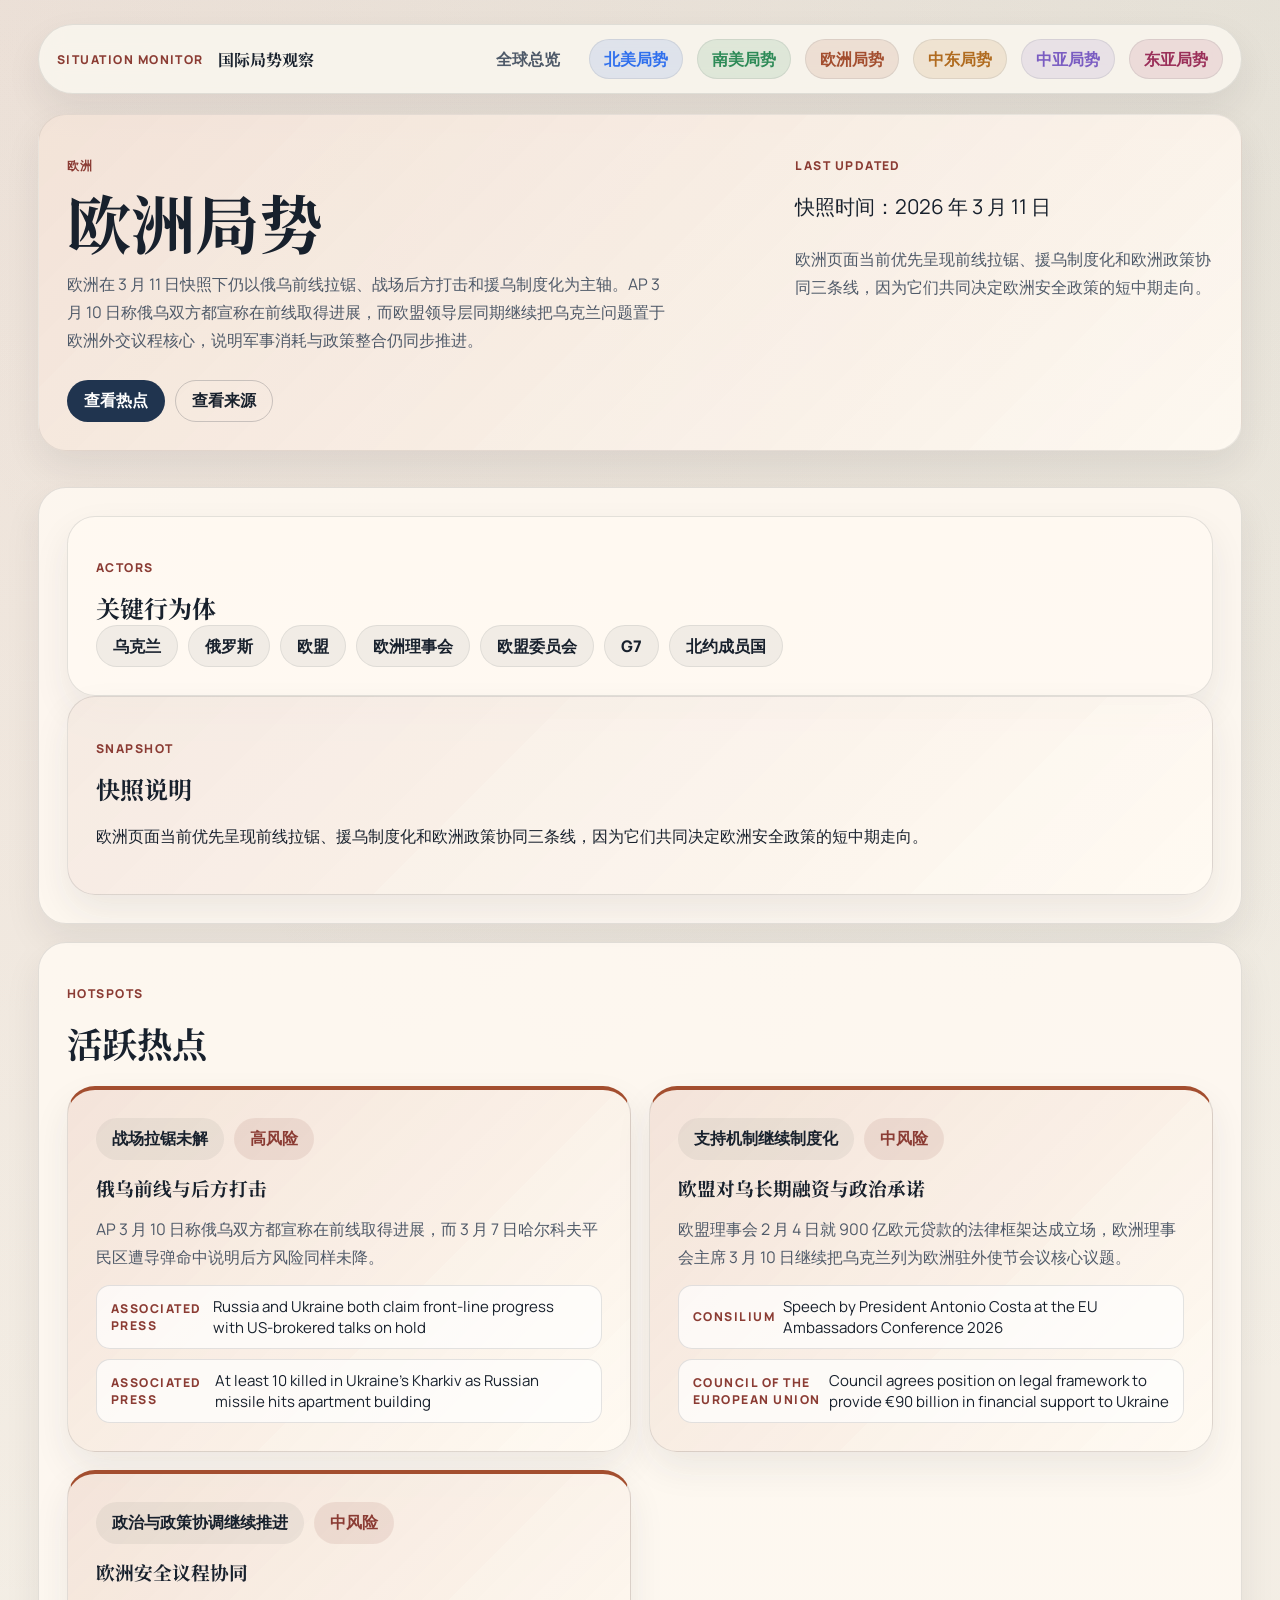
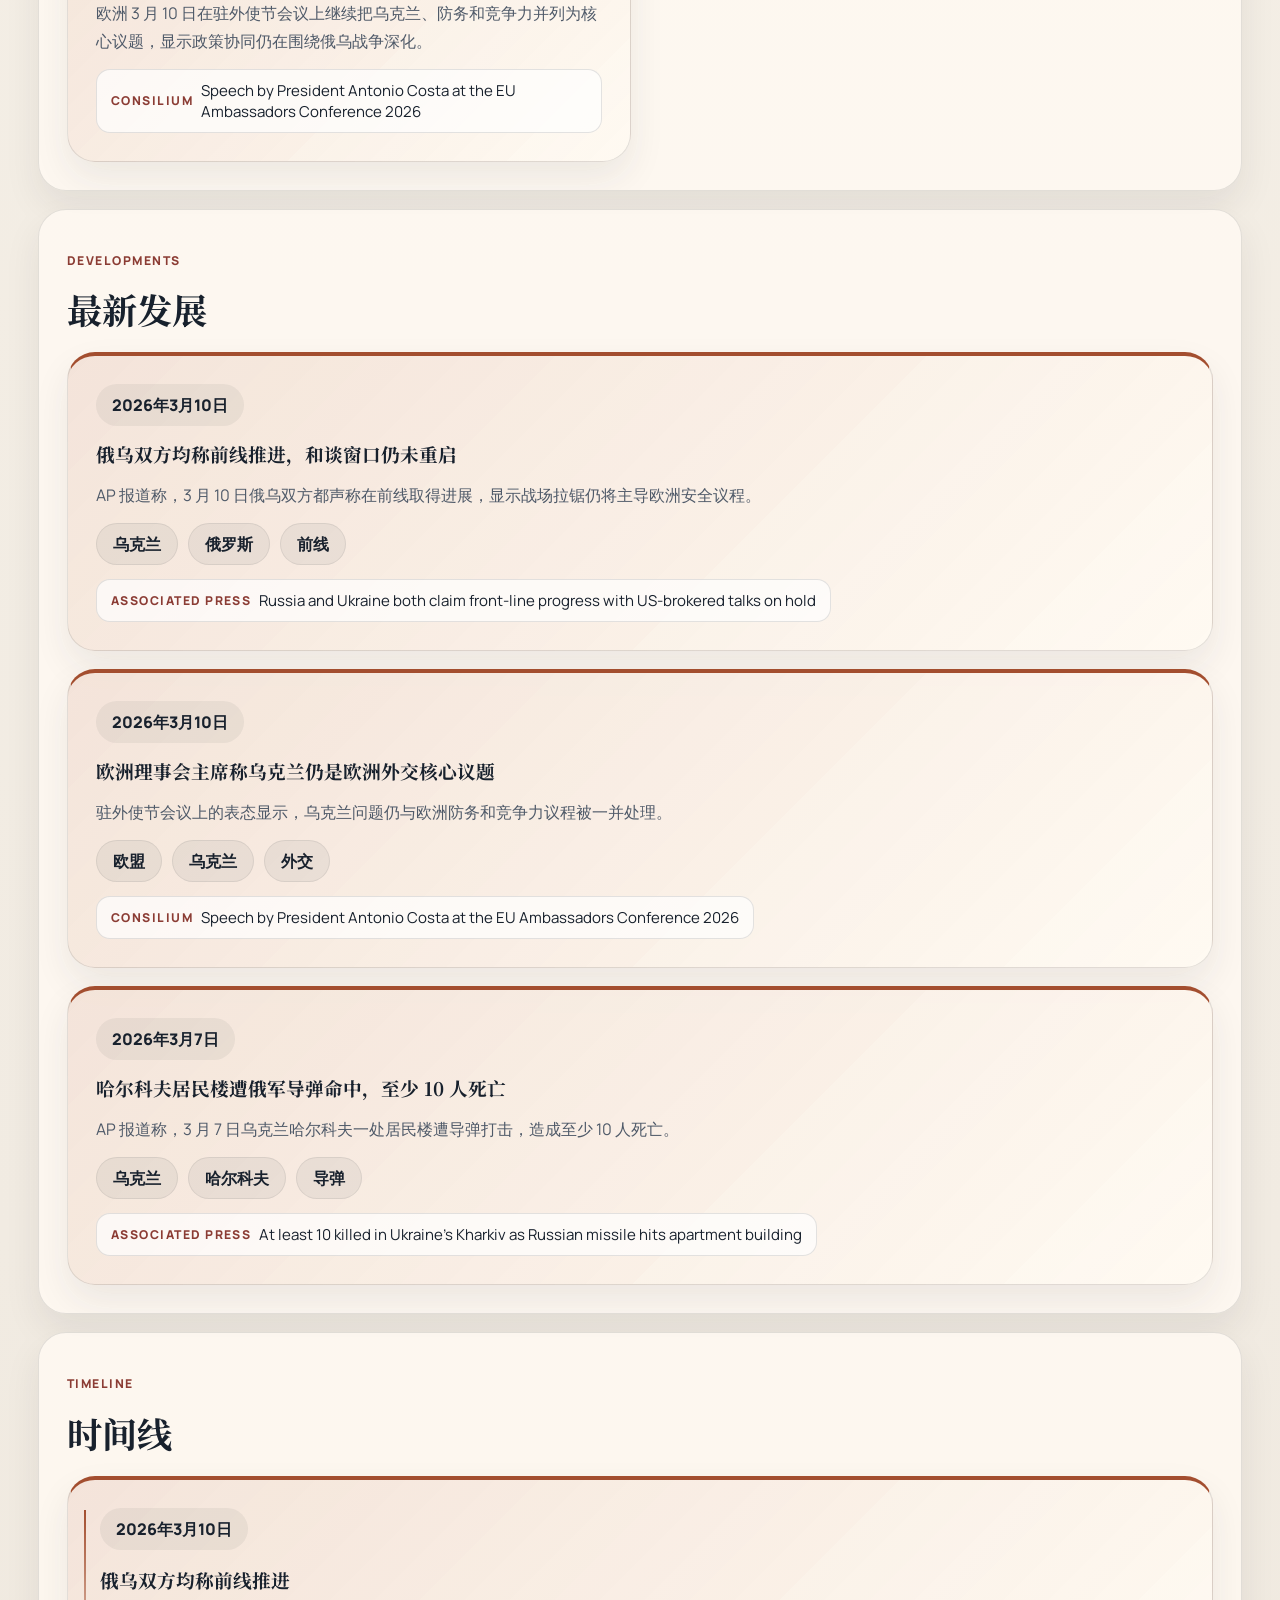
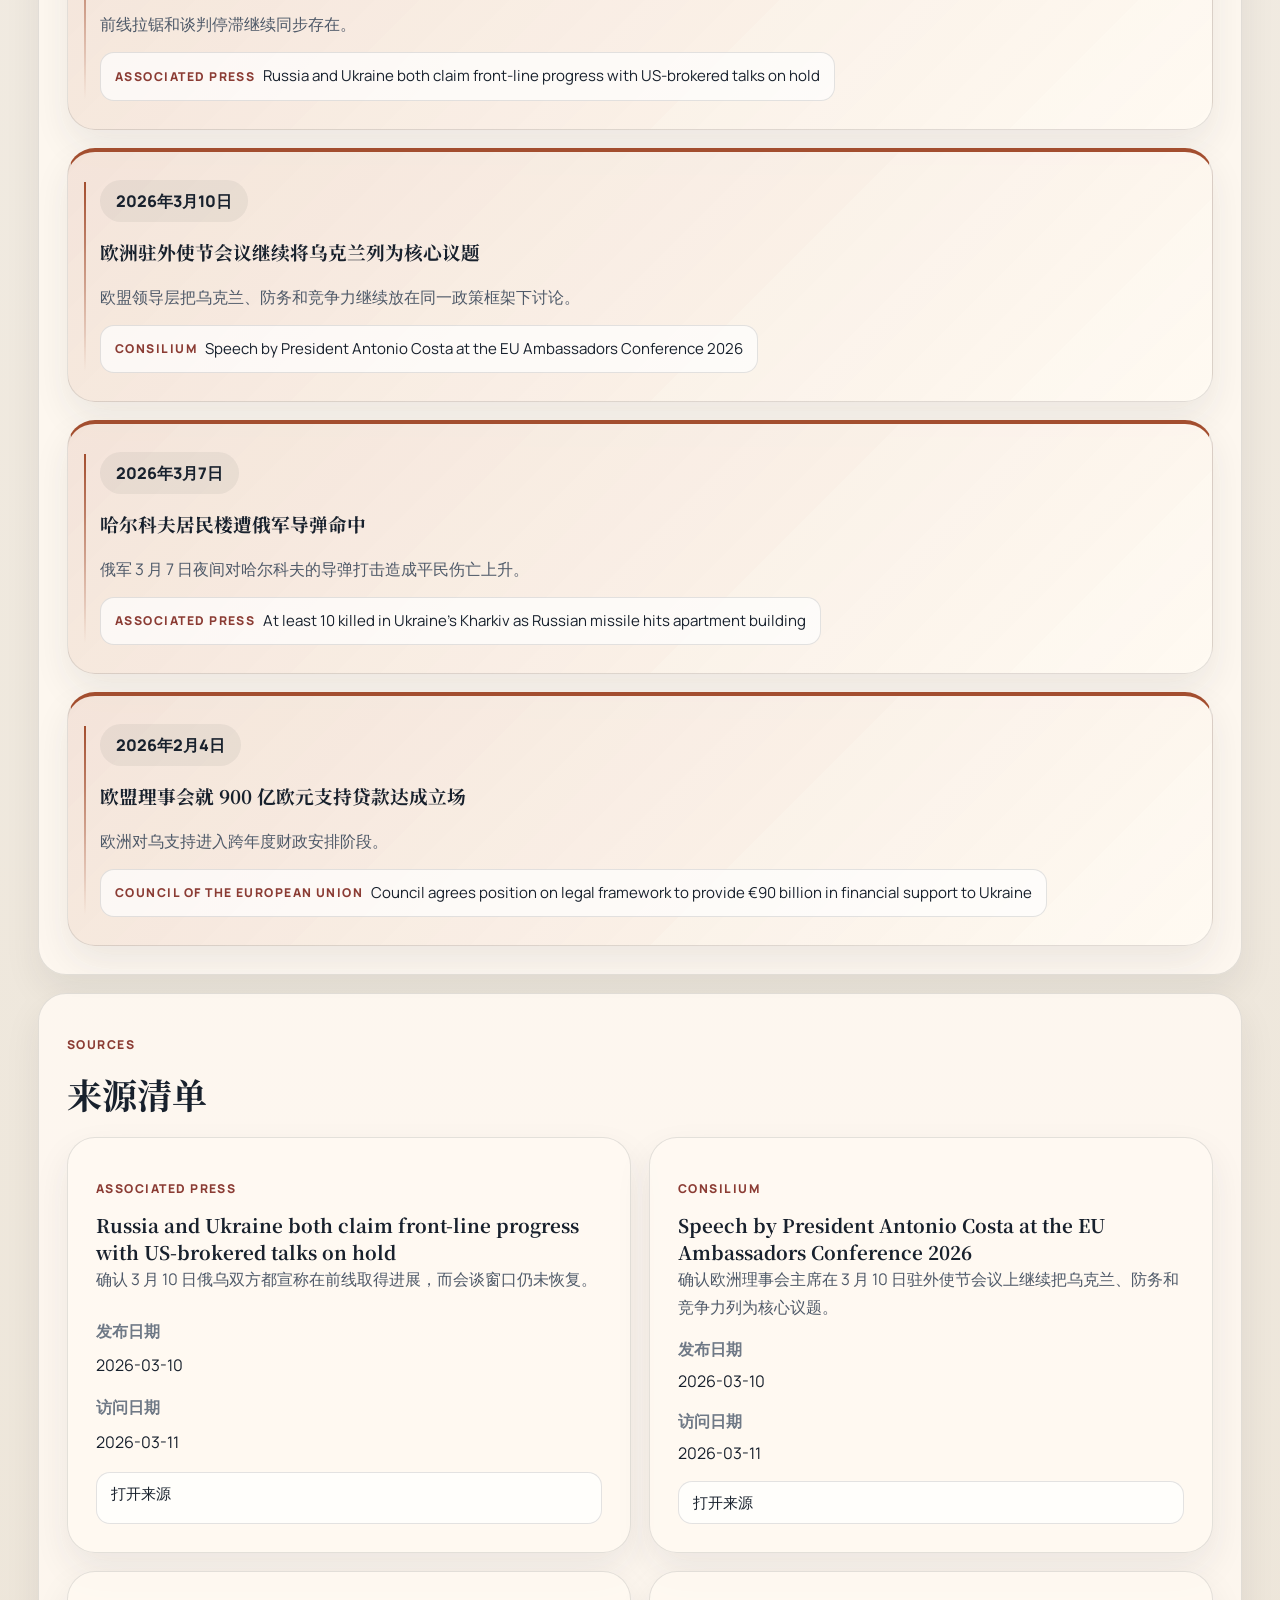
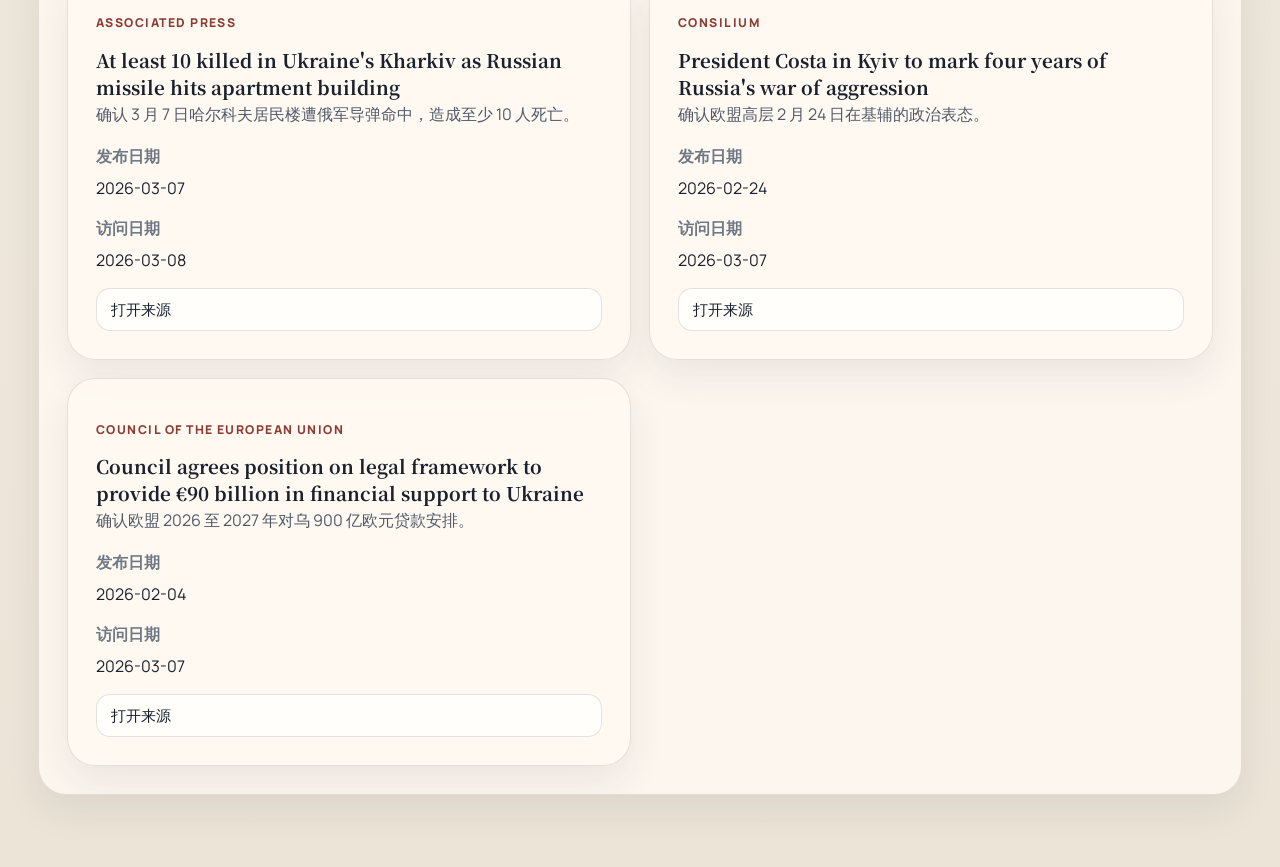
<file: International Situation Website/regions/europe.html>
<!DOCTYPE html>
<html lang="zh-CN">
  <head>
    <meta charset="UTF-8" />
    <meta name="viewport" content="width=device-width, initial-scale=1" />
    <meta name="theme-color" content="#f4efe6" />
    <title>欧洲局势 | 国际局势观察</title>
    <meta
      name="description"
      content="查看欧洲局势快照，包括俄乌战事、欧洲融资支持与防务变化。"
    />
    <link rel="preconnect" href="https://fonts.googleapis.com" />
    <link rel="preconnect" href="https://fonts.gstatic.com" crossorigin />
    <link
      href="https://fonts.googleapis.com/css2?family=Manrope:wght@400;500;700;800&family=Noto+Serif+SC:wght@600;700&display=swap"
      rel="stylesheet"
    />
    <link rel="stylesheet" href="../styles.css" />
    <script src="../data/site.js"></script>
    <script src="../app.js" defer></script>
  </head>
  <body data-page="region" data-region="europe" data-base-path="..">
    <a class="skip-link" href="#main-content">跳到正文</a>
    <div class="page-shell">
      <div class="paper-noise" aria-hidden="true"></div>
      <header class="topbar">
        <a class="brand" href="../index.html">
          <span class="brand-kicker">Situation Monitor</span>
          <strong>国际局势观察</strong>
        </a>
        <nav class="topnav" id="topnav" aria-label="主导航"></nav>
      </header>
      <main id="main-content" class="main-layout">
        <section class="hero region-hero" id="region-hero"></section>
        <section class="section two-column-section">
          <article class="panel">
            <p class="section-kicker">Actors</p>
            <h2>关键行为体</h2>
            <div class="chip-list" id="actors-list"></div>
          </article>
          <article class="panel panel-emphasis">
            <p class="section-kicker">Snapshot</p>
            <h2>快照说明</h2>
            <p id="region-snapshot-note"></p>
          </article>
        </section>
        <section class="section" aria-labelledby="hotspot-title">
          <div class="section-header">
            <div>
              <p class="section-kicker">Hotspots</p>
              <h2 id="hotspot-title">活跃热点</h2>
            </div>
          </div>
          <div class="card-grid hotspot-grid" id="region-hotspots"></div>
        </section>
        <section class="section" aria-labelledby="developments-title">
          <div class="section-header">
            <div>
              <p class="section-kicker">Developments</p>
              <h2 id="developments-title">最新发展</h2>
            </div>
          </div>
          <div class="development-list" id="region-developments"></div>
        </section>
        <section class="section" aria-labelledby="timeline-title">
          <div class="section-header">
            <div>
              <p class="section-kicker">Timeline</p>
              <h2 id="timeline-title">时间线</h2>
            </div>
          </div>
          <ol class="timeline-list" id="region-timeline"></ol>
        </section>
        <section class="section" aria-labelledby="sources-title">
          <div class="section-header">
            <div>
              <p class="section-kicker">Sources</p>
              <h2 id="sources-title">来源清单</h2>
            </div>
          </div>
          <div class="source-register" id="region-sources"></div>
        </section>
      </main>
    </div>
  </body>
</html>
</file>
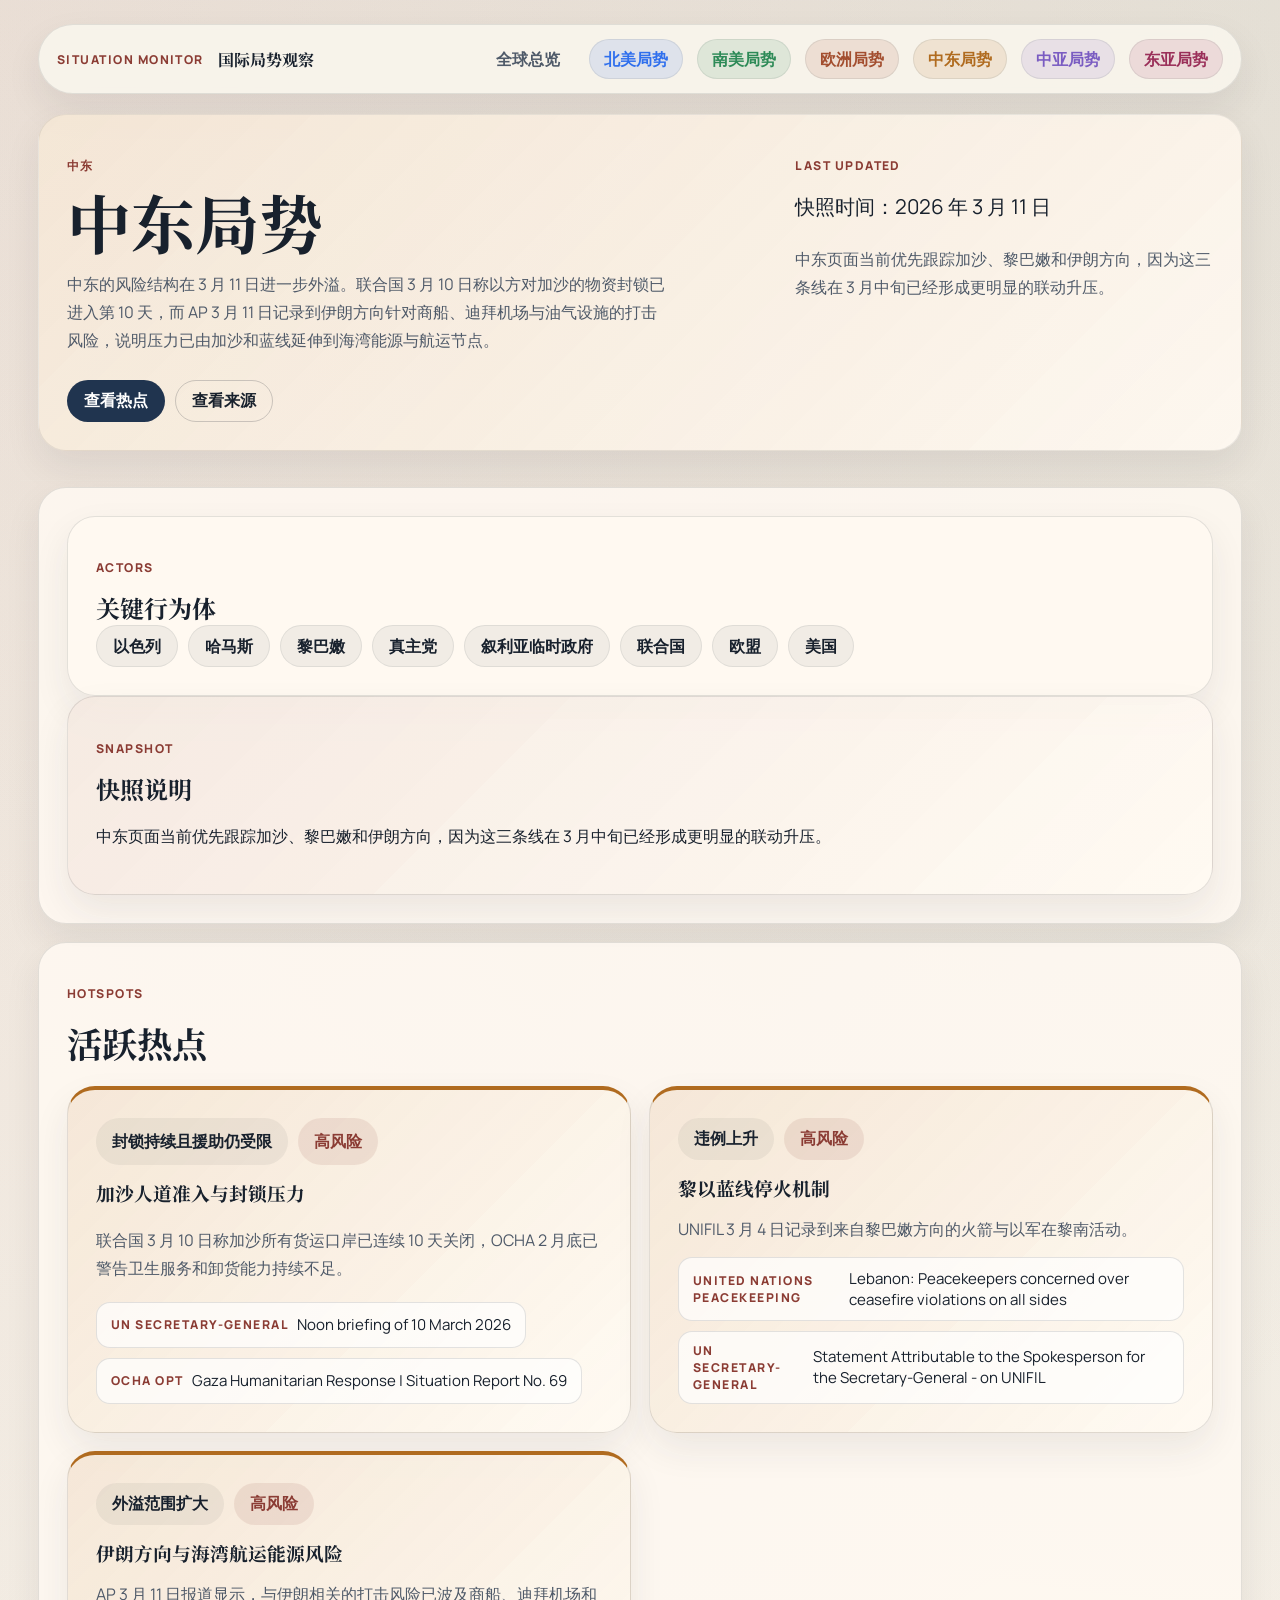
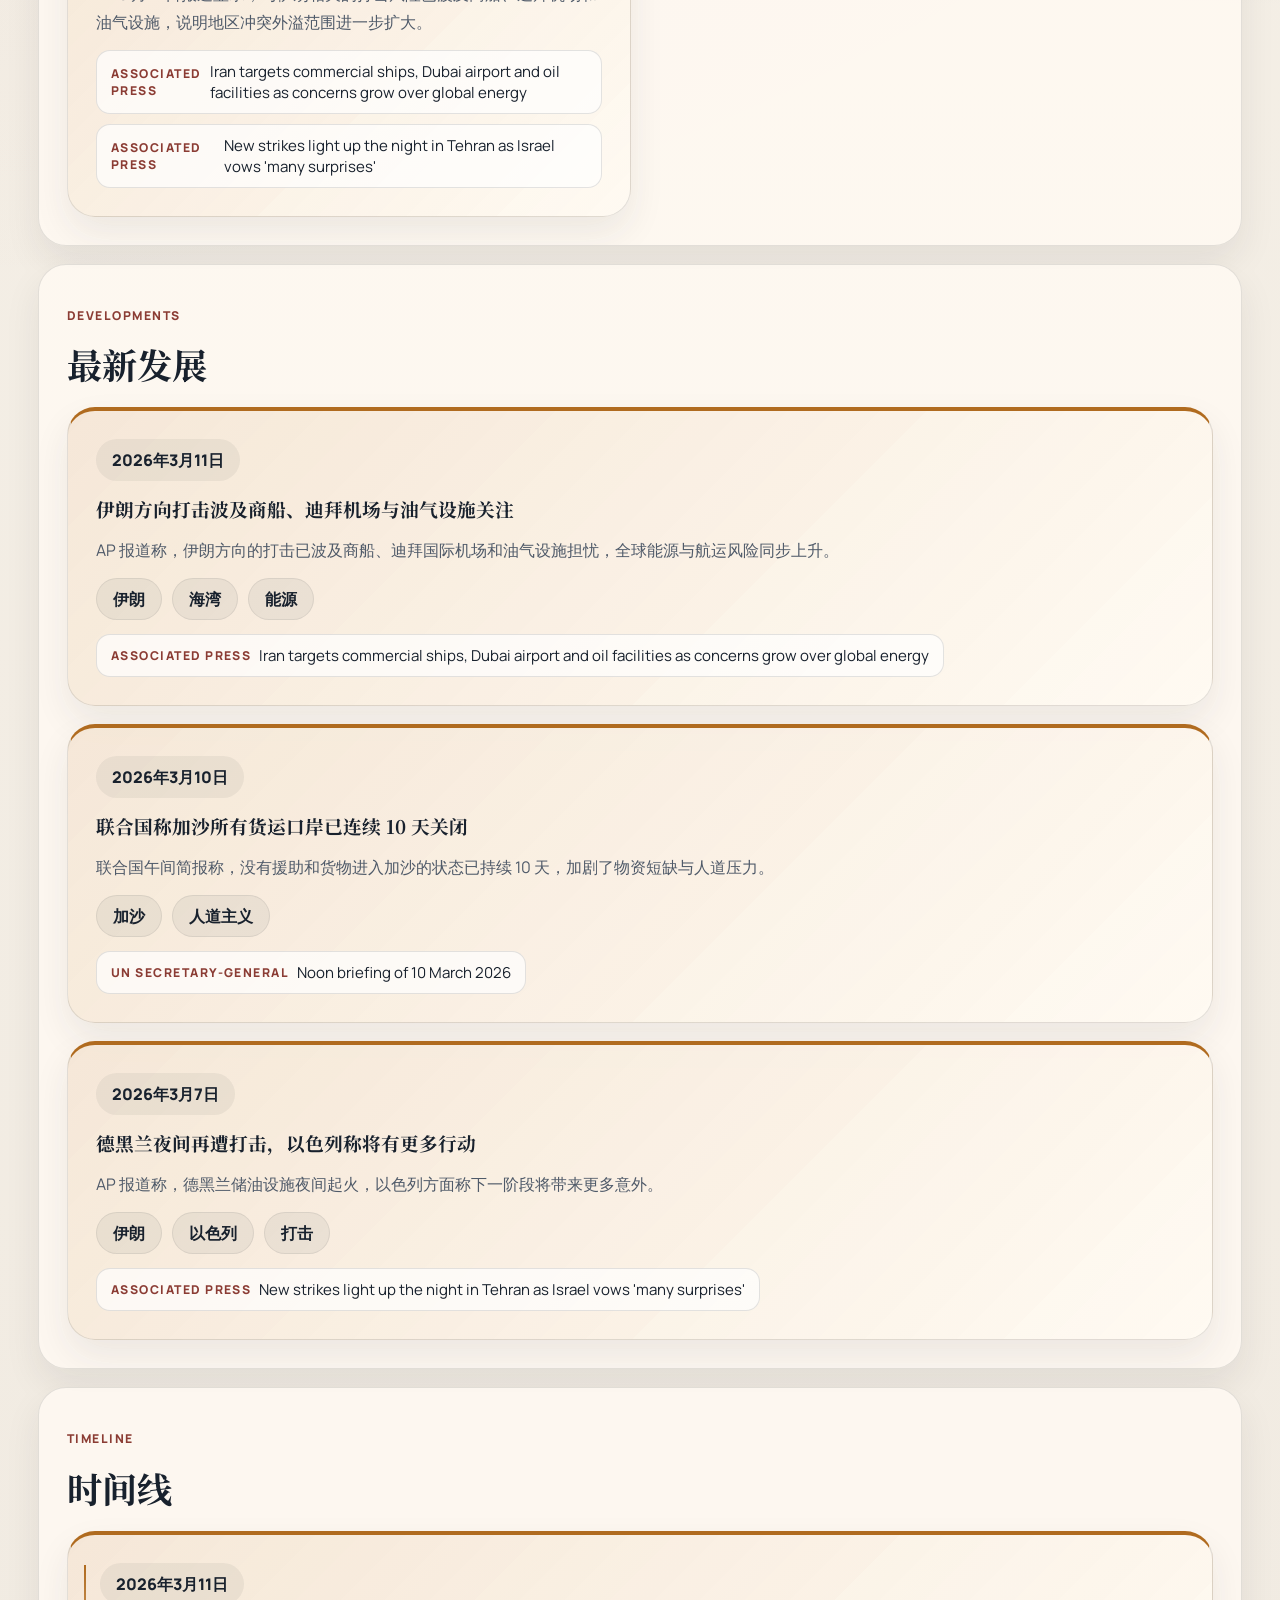
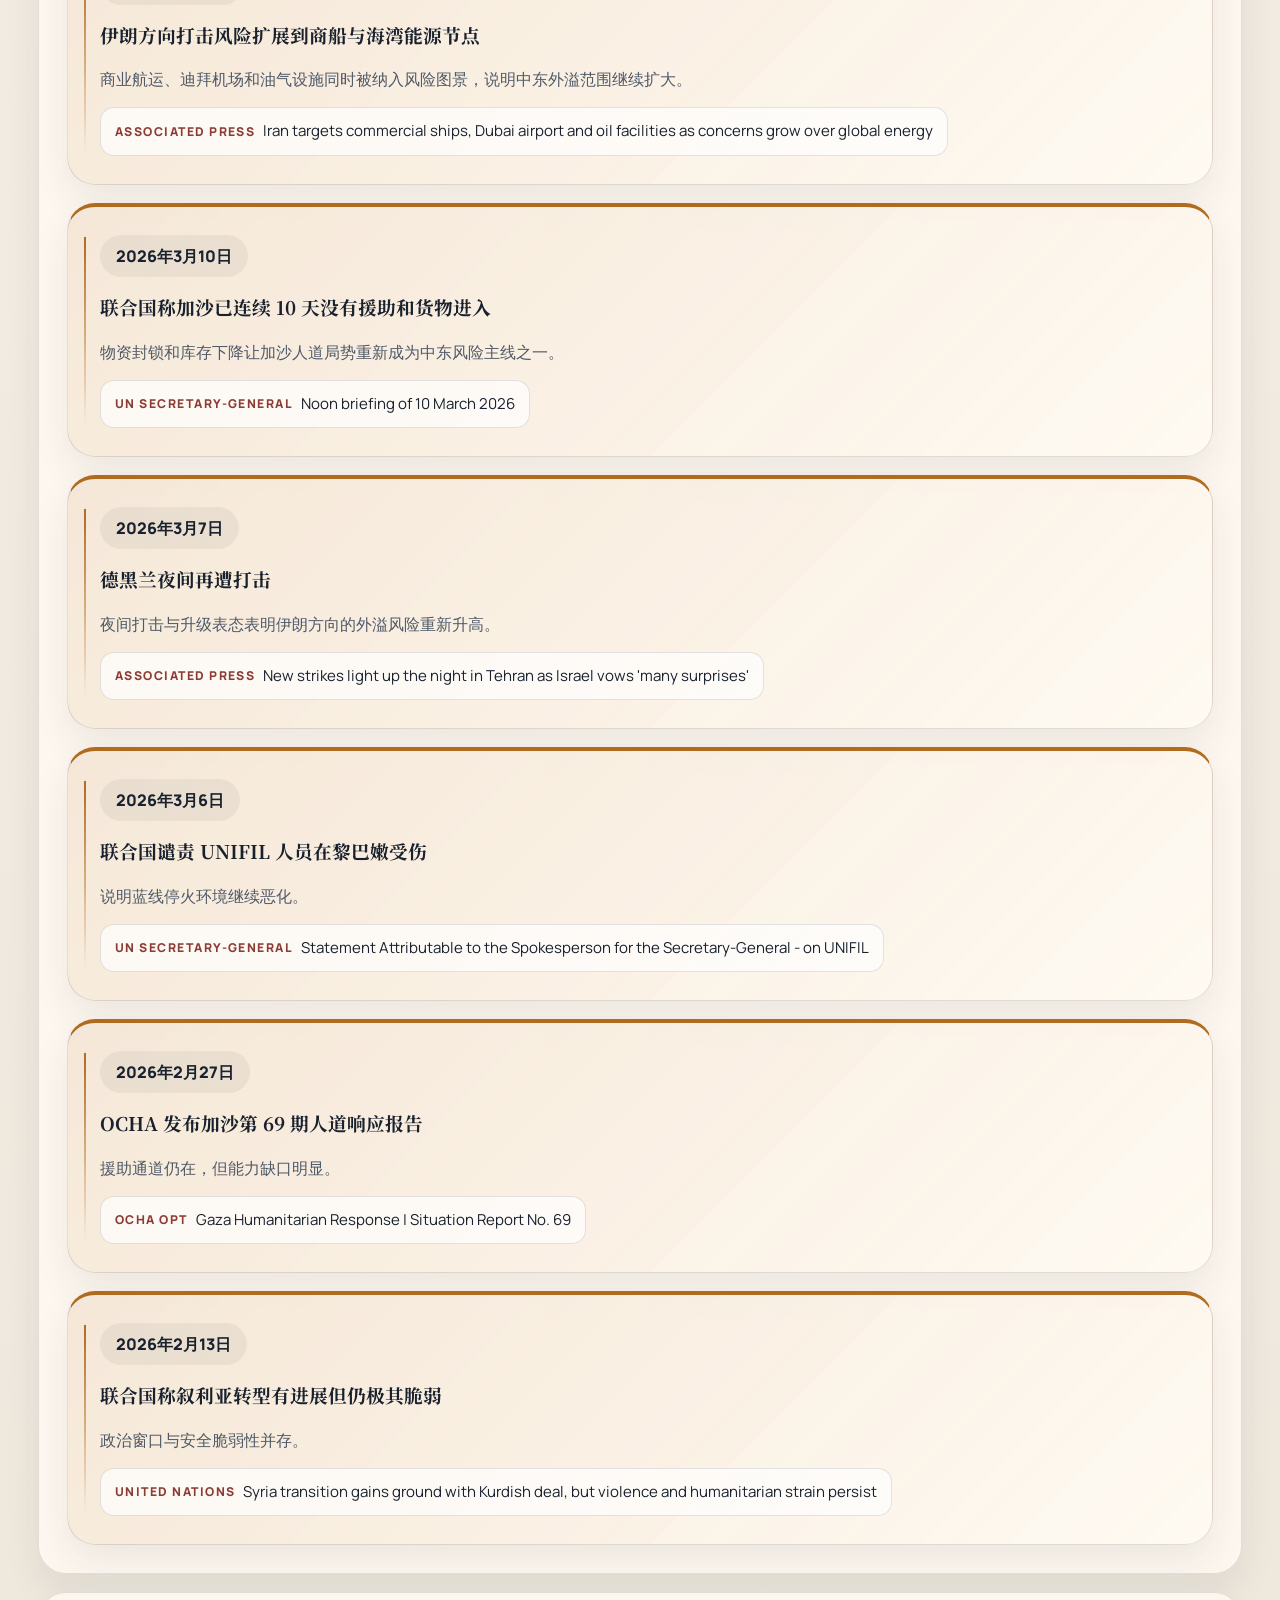
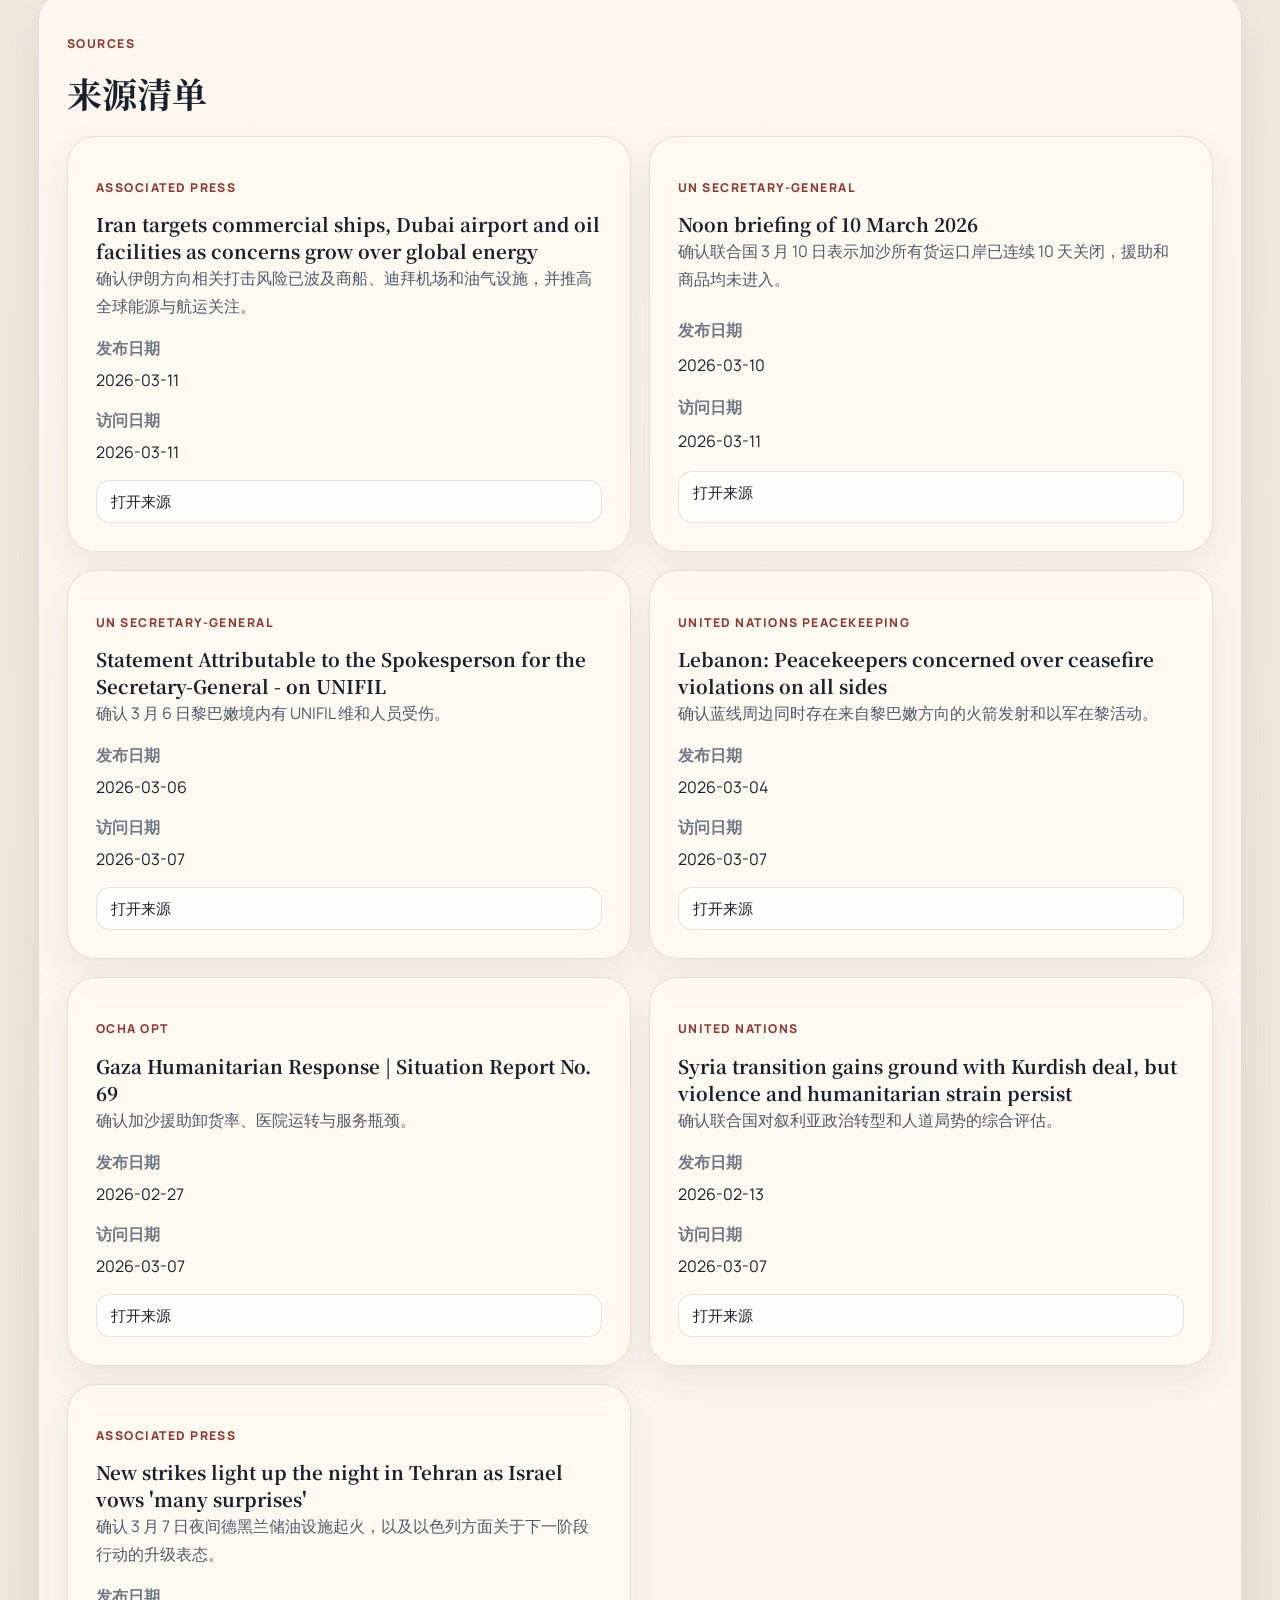
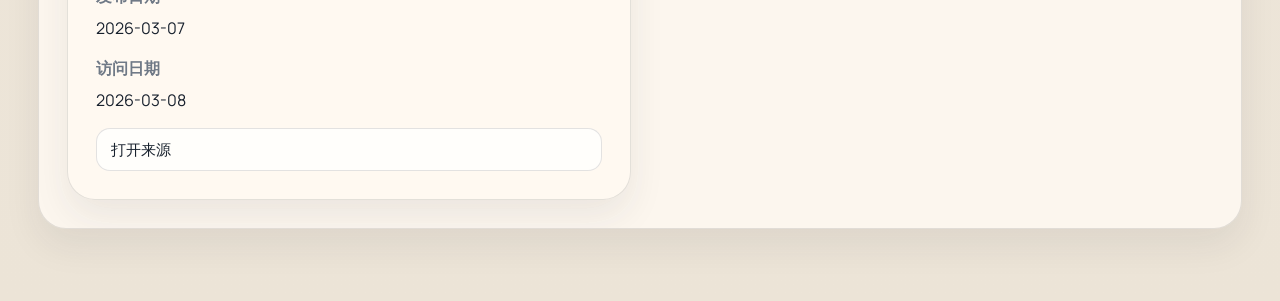
<file: International Situation Website/regions/middle-east.html>
<!DOCTYPE html>
<html lang="zh-CN">
  <head>
    <meta charset="UTF-8" />
    <meta name="viewport" content="width=device-width, initial-scale=1" />
    <meta name="theme-color" content="#f4efe6" />
    <title>中东局势 | 国际局势观察</title>
    <meta
      name="description"
      content="查看中东局势快照，包括加沙、黎以边境与叙利亚转型的近期变化。"
    />
    <link rel="preconnect" href="https://fonts.googleapis.com" />
    <link rel="preconnect" href="https://fonts.gstatic.com" crossorigin />
    <link
      href="https://fonts.googleapis.com/css2?family=Manrope:wght@400;500;700;800&family=Noto+Serif+SC:wght@600;700&display=swap"
      rel="stylesheet"
    />
    <link rel="stylesheet" href="../styles.css" />
    <script src="../data/site.js"></script>
    <script src="../app.js" defer></script>
  </head>
  <body data-page="region" data-region="middle-east" data-base-path="..">
    <a class="skip-link" href="#main-content">跳到正文</a>
    <div class="page-shell">
      <div class="paper-noise" aria-hidden="true"></div>
      <header class="topbar">
        <a class="brand" href="../index.html">
          <span class="brand-kicker">Situation Monitor</span>
          <strong>国际局势观察</strong>
        </a>
        <nav class="topnav" id="topnav" aria-label="主导航"></nav>
      </header>
      <main id="main-content" class="main-layout">
        <section class="hero region-hero" id="region-hero"></section>
        <section class="section two-column-section">
          <article class="panel">
            <p class="section-kicker">Actors</p>
            <h2>关键行为体</h2>
            <div class="chip-list" id="actors-list"></div>
          </article>
          <article class="panel panel-emphasis">
            <p class="section-kicker">Snapshot</p>
            <h2>快照说明</h2>
            <p id="region-snapshot-note"></p>
          </article>
        </section>
        <section class="section" aria-labelledby="hotspot-title">
          <div class="section-header">
            <div>
              <p class="section-kicker">Hotspots</p>
              <h2 id="hotspot-title">活跃热点</h2>
            </div>
          </div>
          <div class="card-grid hotspot-grid" id="region-hotspots"></div>
        </section>
        <section class="section" aria-labelledby="developments-title">
          <div class="section-header">
            <div>
              <p class="section-kicker">Developments</p>
              <h2 id="developments-title">最新发展</h2>
            </div>
          </div>
          <div class="development-list" id="region-developments"></div>
        </section>
        <section class="section" aria-labelledby="timeline-title">
          <div class="section-header">
            <div>
              <p class="section-kicker">Timeline</p>
              <h2 id="timeline-title">时间线</h2>
            </div>
          </div>
          <ol class="timeline-list" id="region-timeline"></ol>
        </section>
        <section class="section" aria-labelledby="sources-title">
          <div class="section-header">
            <div>
              <p class="section-kicker">Sources</p>
              <h2 id="sources-title">来源清单</h2>
            </div>
          </div>
          <div class="source-register" id="region-sources"></div>
        </section>
      </main>
    </div>
  </body>
</html>
</file>
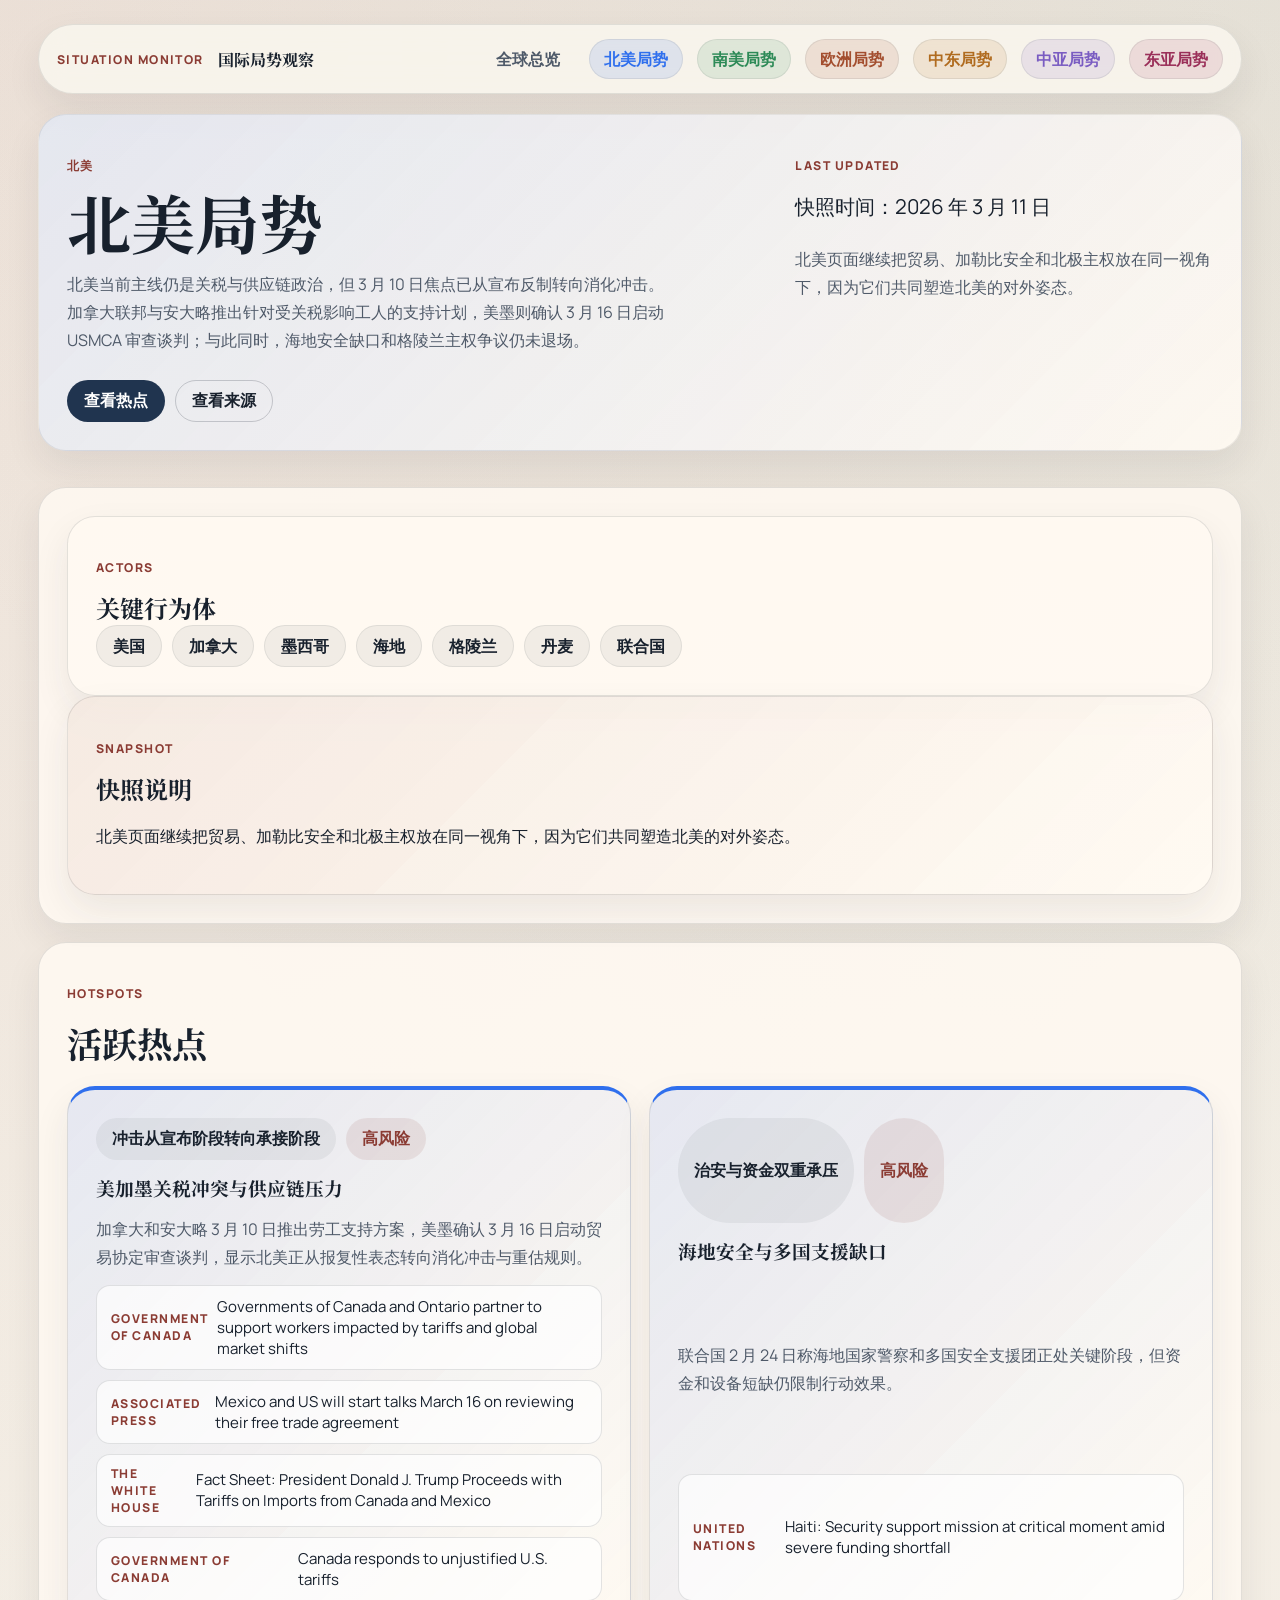
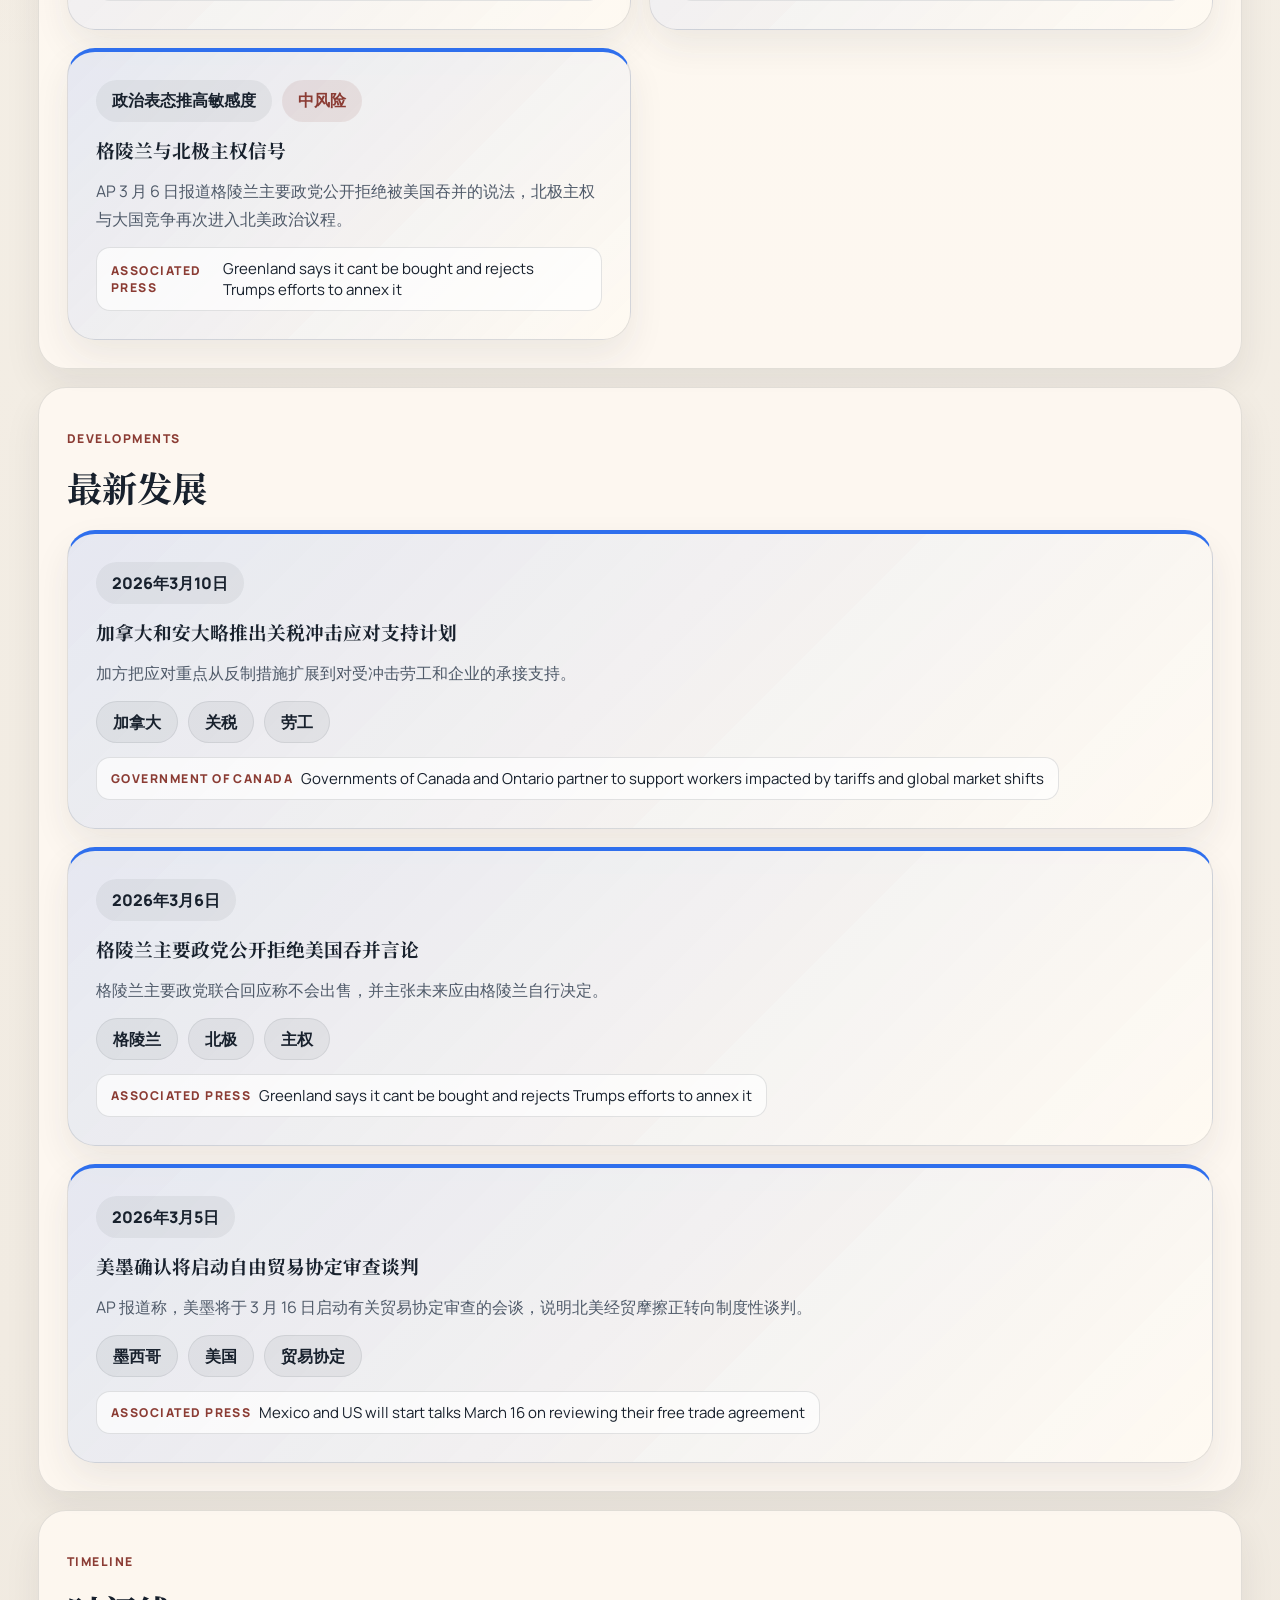
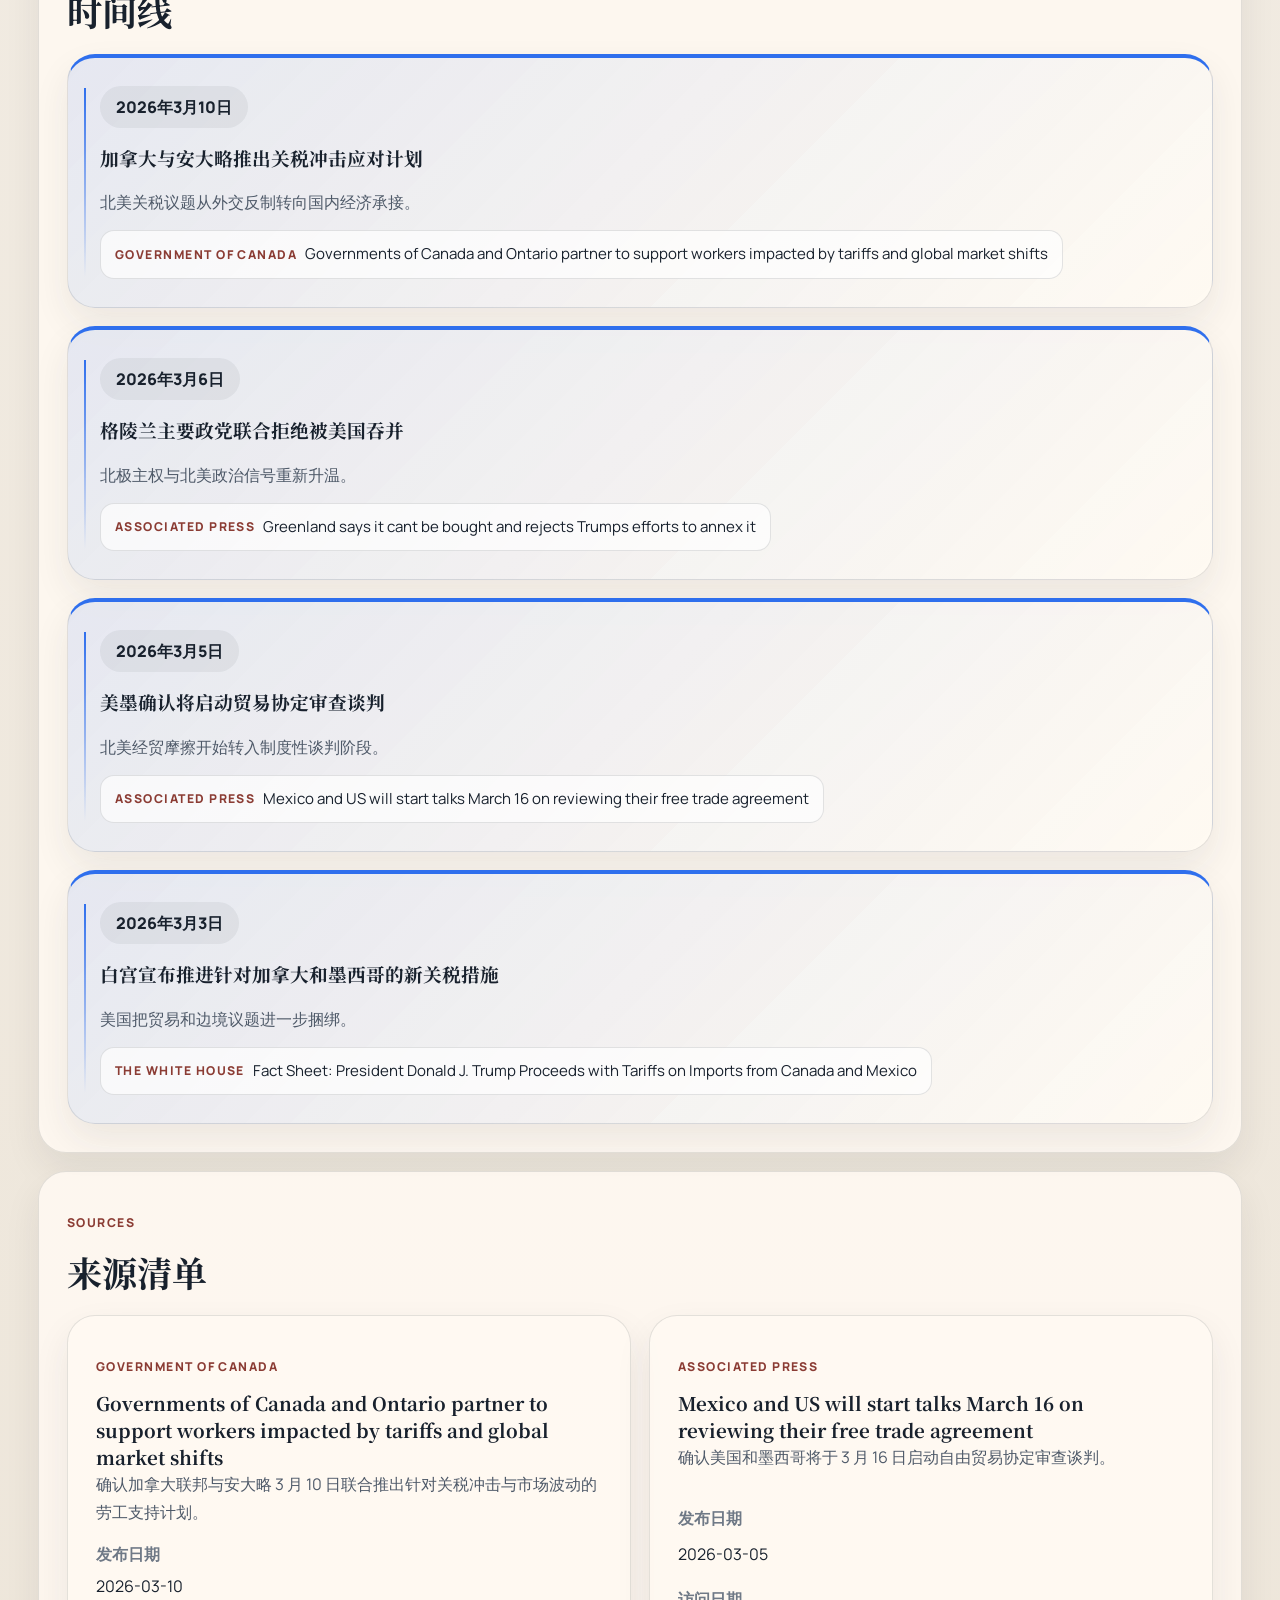
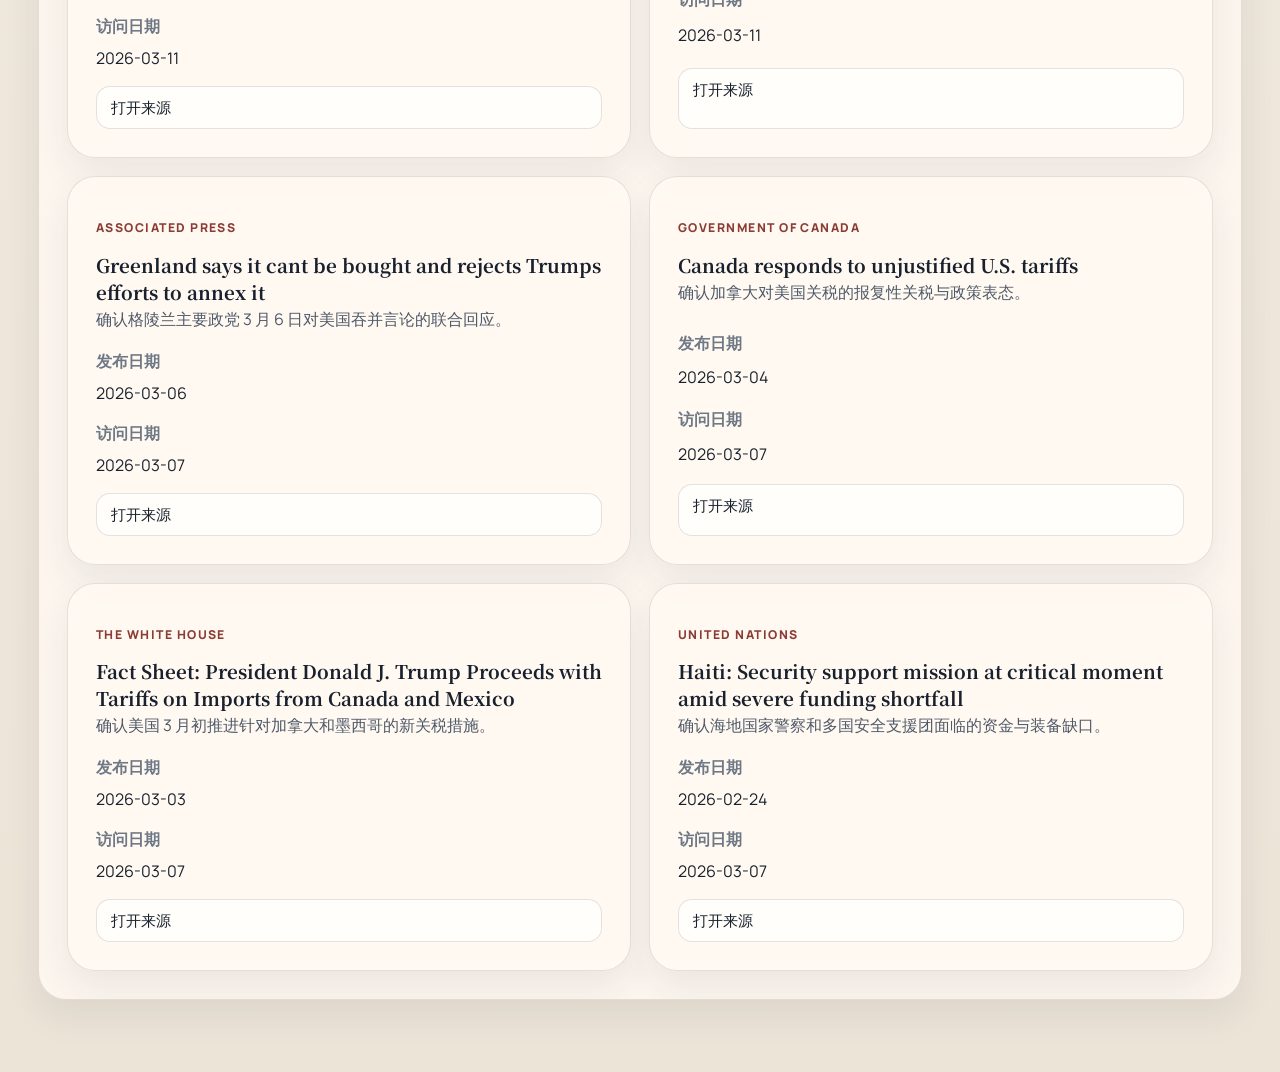
<file: International Situation Website/regions/north-america.html>
﻿<!DOCTYPE html>
<html lang="zh-CN">
  <head>
    <meta charset="UTF-8" />
    <meta name="viewport" content="width=device-width, initial-scale=1" />
    <meta name="theme-color" content="#f4efe6" />
    <title>北美局势 | 国际局势观察</title>
    <meta
      name="description"
      content="查看北美局势快照，包括关税摩擦、海地安全危机与北极主权政治信号。"
    />
    <link rel="preconnect" href="https://fonts.googleapis.com" />
    <link rel="preconnect" href="https://fonts.gstatic.com" crossorigin />
    <link
      href="https://fonts.googleapis.com/css2?family=Manrope:wght@400;500;700;800&family=Noto+Serif+SC:wght@600;700&display=swap"
      rel="stylesheet"
    />
    <link rel="stylesheet" href="../styles.css" />
    <script src="../data/site.js"></script>
    <script src="../app.js" defer></script>
  </head>
  <body data-page="region" data-region="north-america" data-base-path="..">
    <a class="skip-link" href="#main-content">跳到正文</a>
    <div class="page-shell">
      <div class="paper-noise" aria-hidden="true"></div>
      <header class="topbar">
        <a class="brand" href="../index.html">
          <span class="brand-kicker">Situation Monitor</span>
          <strong>国际局势观察</strong>
        </a>
        <nav class="topnav" id="topnav" aria-label="主导航"></nav>
      </header>
      <main id="main-content" class="main-layout">
        <section class="hero region-hero" id="region-hero"></section>
        <section class="section two-column-section">
          <article class="panel">
            <p class="section-kicker">Actors</p>
            <h2>关键行为体</h2>
            <div class="chip-list" id="actors-list"></div>
          </article>
          <article class="panel panel-emphasis">
            <p class="section-kicker">Snapshot</p>
            <h2>快照说明</h2>
            <p id="region-snapshot-note"></p>
          </article>
        </section>
        <section class="section" aria-labelledby="hotspot-title">
          <div class="section-header">
            <div>
              <p class="section-kicker">Hotspots</p>
              <h2 id="hotspot-title">活跃热点</h2>
            </div>
          </div>
          <div class="card-grid hotspot-grid" id="region-hotspots"></div>
        </section>
        <section class="section" aria-labelledby="developments-title">
          <div class="section-header">
            <div>
              <p class="section-kicker">Developments</p>
              <h2 id="developments-title">最新发展</h2>
            </div>
          </div>
          <div class="development-list" id="region-developments"></div>
        </section>
        <section class="section" aria-labelledby="timeline-title">
          <div class="section-header">
            <div>
              <p class="section-kicker">Timeline</p>
              <h2 id="timeline-title">时间线</h2>
            </div>
          </div>
          <ol class="timeline-list" id="region-timeline"></ol>
        </section>
        <section class="section" aria-labelledby="sources-title">
          <div class="section-header">
            <div>
              <p class="section-kicker">Sources</p>
              <h2 id="sources-title">来源清单</h2>
            </div>
          </div>
          <div class="source-register" id="region-sources"></div>
        </section>
      </main>
    </div>
  </body>
</html>
</file>
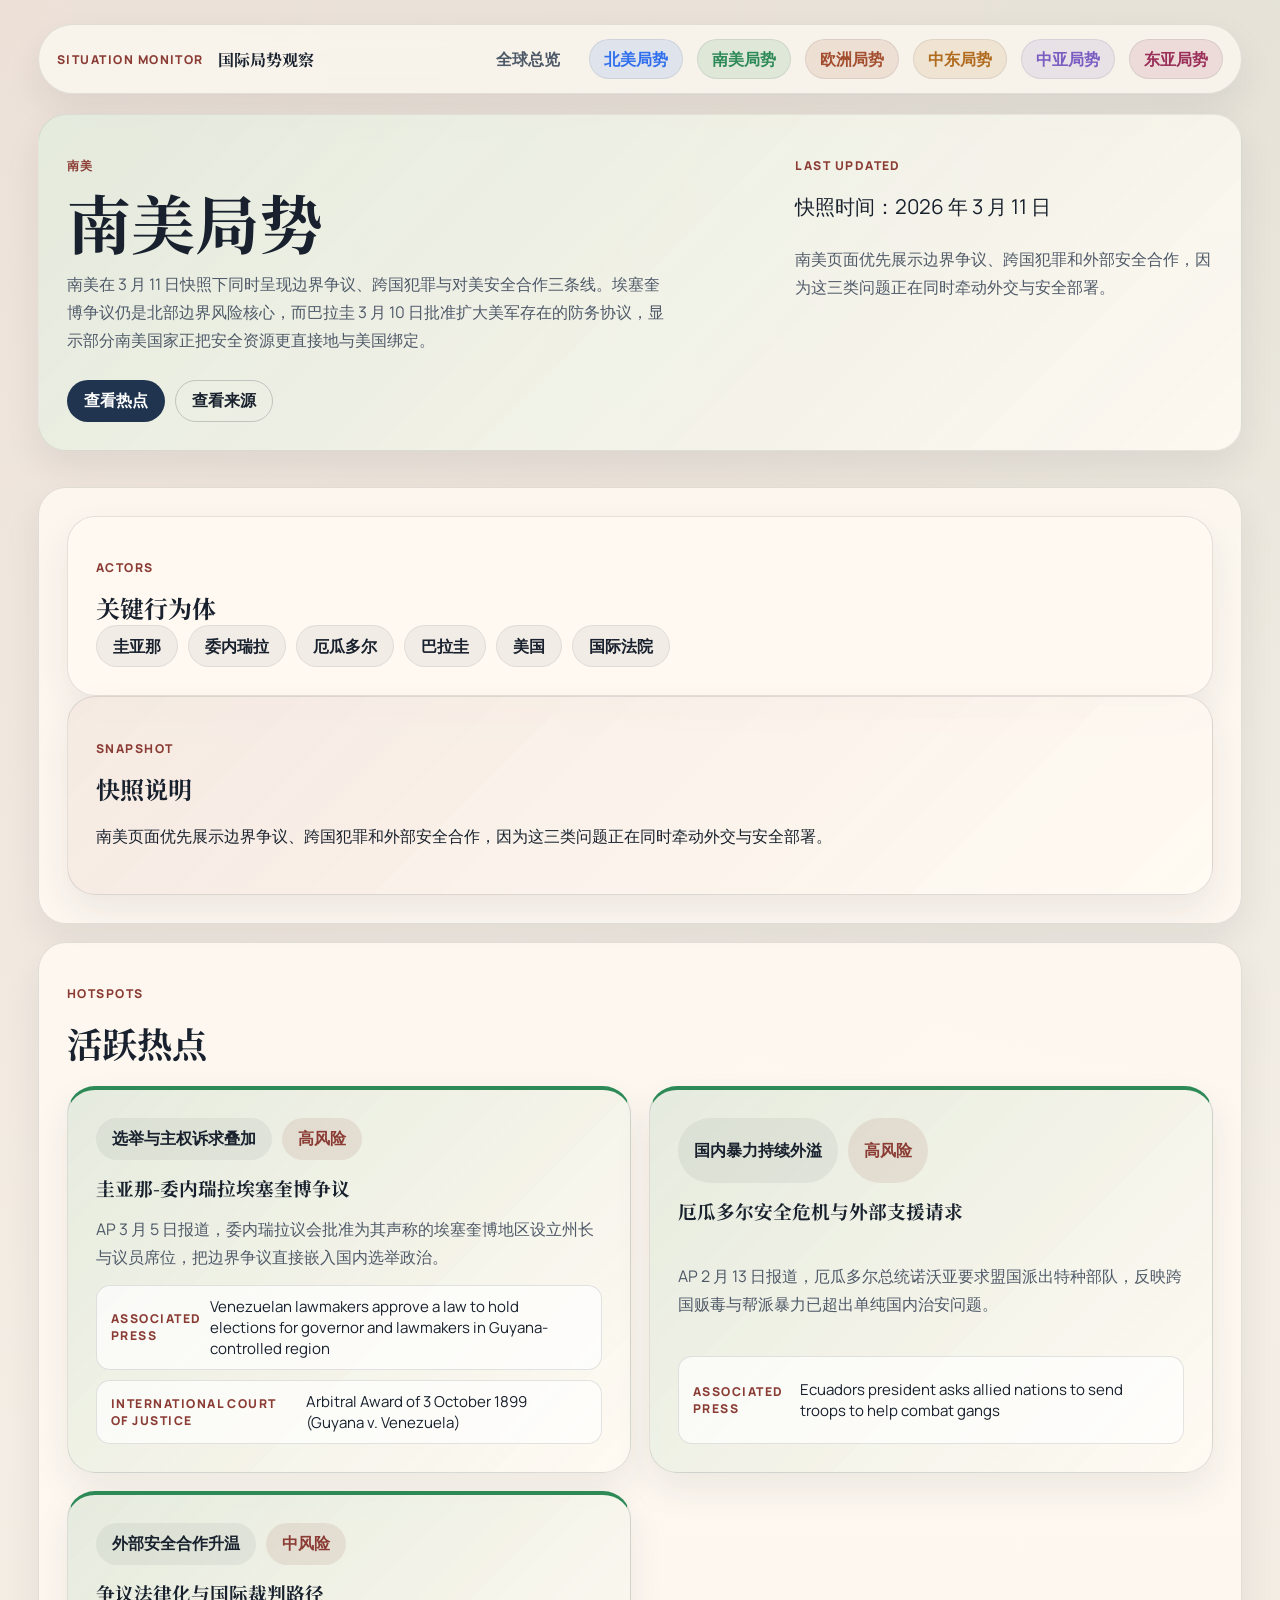
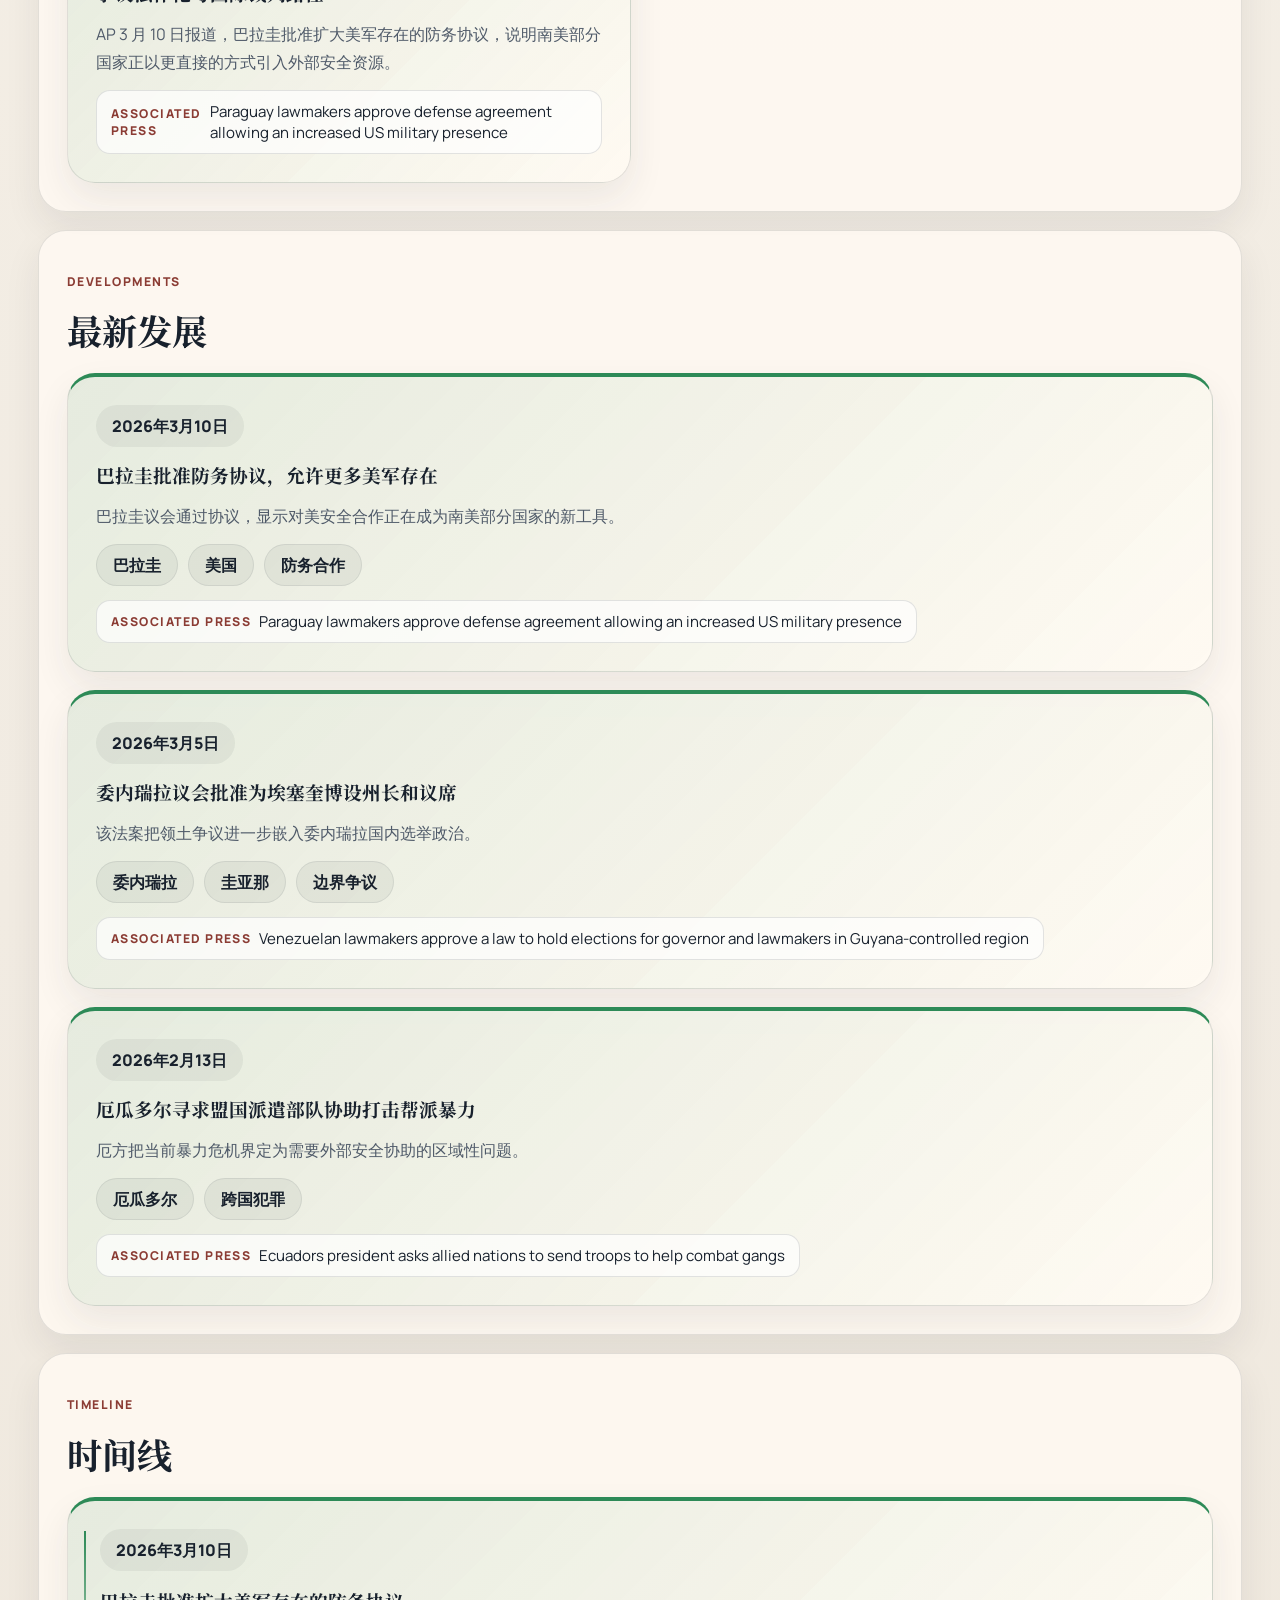
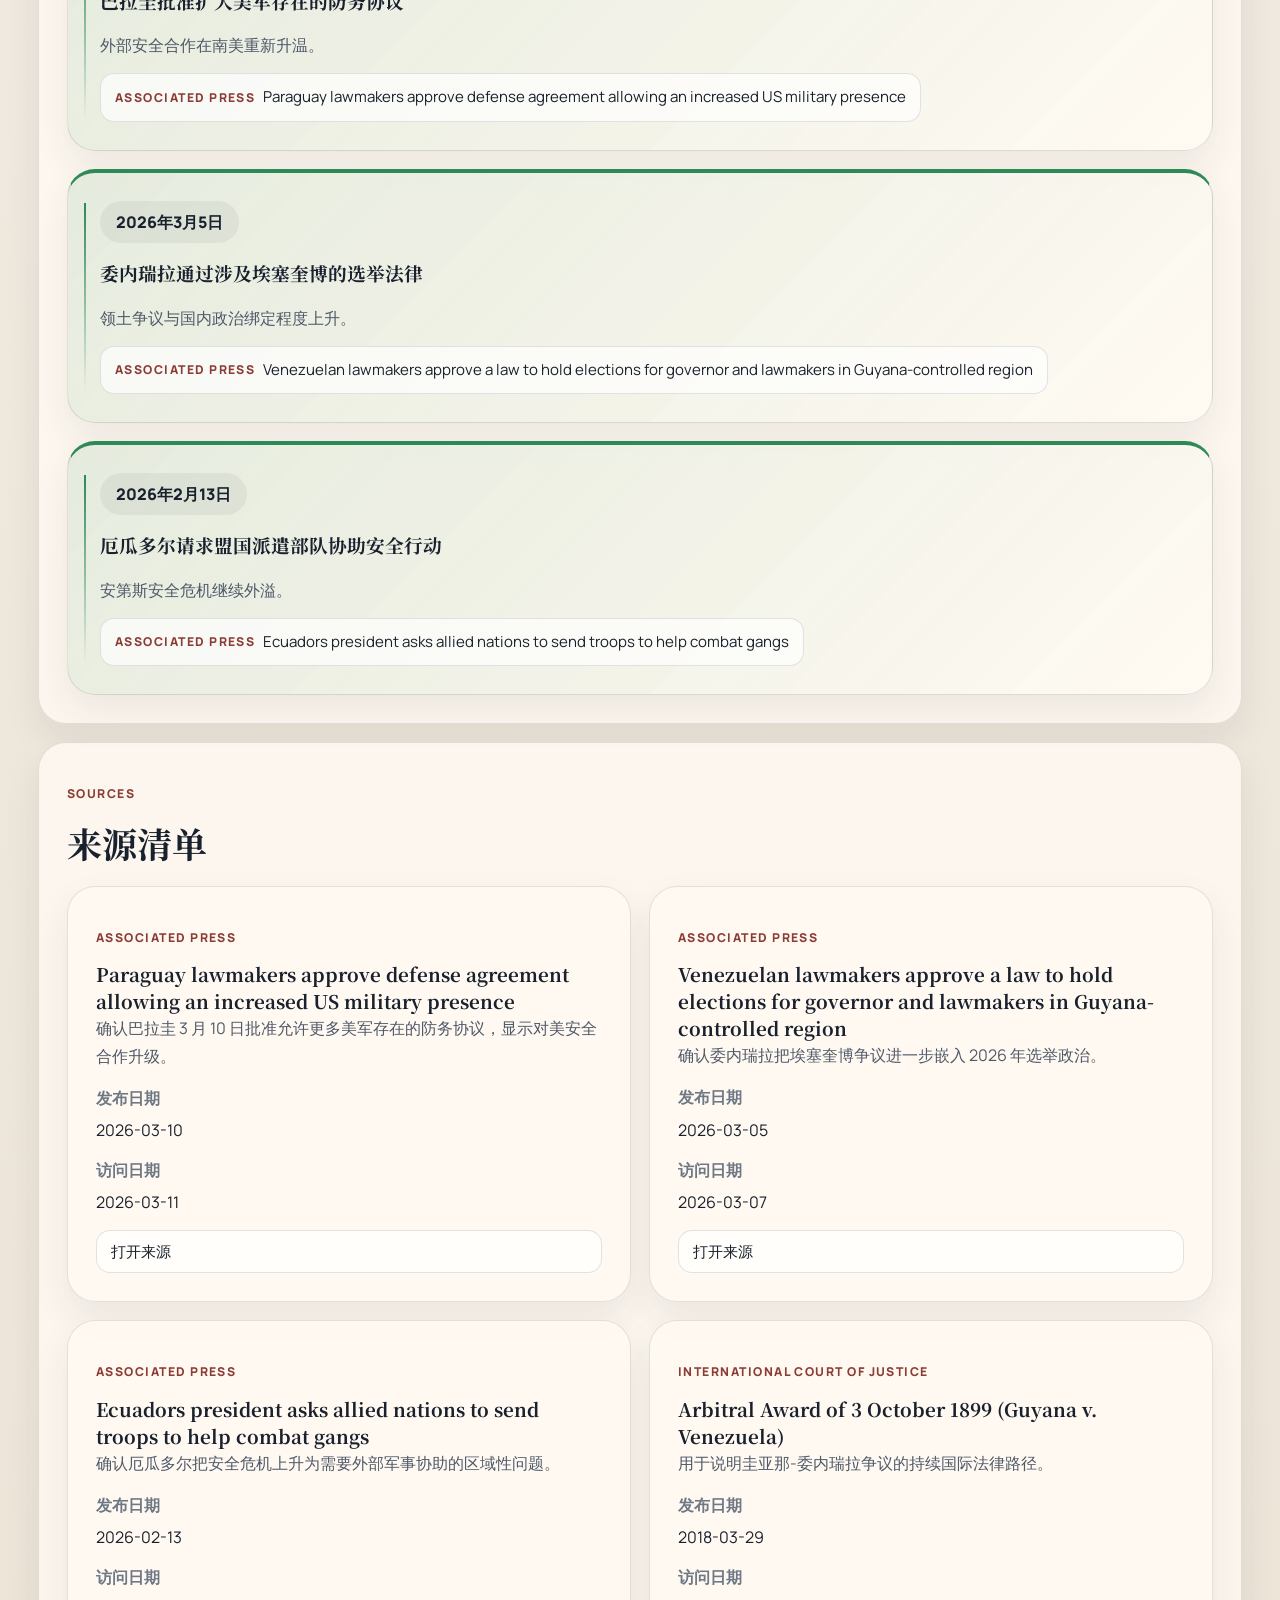
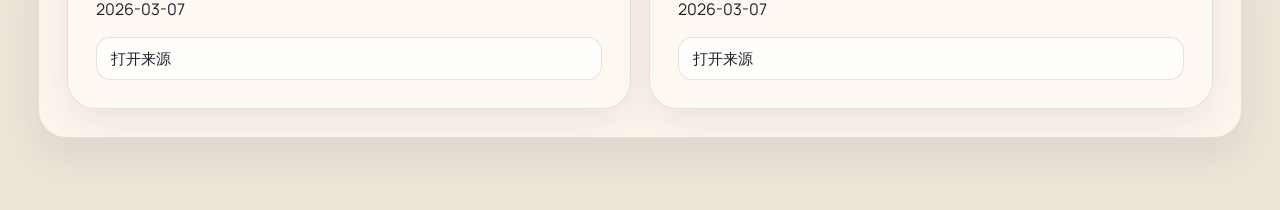
<file: International Situation Website/regions/south-america.html>
﻿<!DOCTYPE html>
<html lang="zh-CN">
  <head>
    <meta charset="UTF-8" />
    <meta name="viewport" content="width=device-width, initial-scale=1" />
    <meta name="theme-color" content="#f4efe6" />
    <title>南美局势 | 国际局势观察</title>
    <meta
      name="description"
      content="查看南美局势快照，包括圭亚那-委内瑞拉争议与厄瓜多尔安全危机。"
    />
    <link rel="preconnect" href="https://fonts.googleapis.com" />
    <link rel="preconnect" href="https://fonts.gstatic.com" crossorigin />
    <link
      href="https://fonts.googleapis.com/css2?family=Manrope:wght@400;500;700;800&family=Noto+Serif+SC:wght@600;700&display=swap"
      rel="stylesheet"
    />
    <link rel="stylesheet" href="../styles.css" />
    <script src="../data/site.js"></script>
    <script src="../app.js" defer></script>
  </head>
  <body data-page="region" data-region="south-america" data-base-path="..">
    <a class="skip-link" href="#main-content">跳到正文</a>
    <div class="page-shell">
      <div class="paper-noise" aria-hidden="true"></div>
      <header class="topbar">
        <a class="brand" href="../index.html">
          <span class="brand-kicker">Situation Monitor</span>
          <strong>国际局势观察</strong>
        </a>
        <nav class="topnav" id="topnav" aria-label="主导航"></nav>
      </header>
      <main id="main-content" class="main-layout">
        <section class="hero region-hero" id="region-hero"></section>
        <section class="section two-column-section">
          <article class="panel">
            <p class="section-kicker">Actors</p>
            <h2>关键行为体</h2>
            <div class="chip-list" id="actors-list"></div>
          </article>
          <article class="panel panel-emphasis">
            <p class="section-kicker">Snapshot</p>
            <h2>快照说明</h2>
            <p id="region-snapshot-note"></p>
          </article>
        </section>
        <section class="section" aria-labelledby="hotspot-title">
          <div class="section-header">
            <div>
              <p class="section-kicker">Hotspots</p>
              <h2 id="hotspot-title">活跃热点</h2>
            </div>
          </div>
          <div class="card-grid hotspot-grid" id="region-hotspots"></div>
        </section>
        <section class="section" aria-labelledby="developments-title">
          <div class="section-header">
            <div>
              <p class="section-kicker">Developments</p>
              <h2 id="developments-title">最新发展</h2>
            </div>
          </div>
          <div class="development-list" id="region-developments"></div>
        </section>
        <section class="section" aria-labelledby="timeline-title">
          <div class="section-header">
            <div>
              <p class="section-kicker">Timeline</p>
              <h2 id="timeline-title">时间线</h2>
            </div>
          </div>
          <ol class="timeline-list" id="region-timeline"></ol>
        </section>
        <section class="section" aria-labelledby="sources-title">
          <div class="section-header">
            <div>
              <p class="section-kicker">Sources</p>
              <h2 id="sources-title">来源清单</h2>
            </div>
          </div>
          <div class="source-register" id="region-sources"></div>
        </section>
      </main>
    </div>
  </body>
</html>
</file>
<file: styles.css>
:root {
  --paper: #f4efe6;
  --paper-strong: #fffaf2;
  --ink: #18212d;
  --ink-soft: #4f5a69;
  --ink-muted: #6f7986;
  --line: rgba(24, 33, 45, 0.12);
  --line-strong: rgba(24, 33, 45, 0.2);
  --navy: #20344f;
  --brick: #8b3c34;
  --shadow: 0 16px 36px rgba(34, 41, 52, 0.08);
  --radius-xl: 28px;
  --radius-lg: 22px;
  --radius-md: 16px;
  --max-width: 1240px;
}

html {
  scroll-behavior: smooth;
  scroll-padding-top: 96px;
}

*,
*::before,
*::after {
  box-sizing: border-box;
}

body {
  margin: 0;
  min-height: 100vh;
  color: var(--ink);
  background:
    radial-gradient(circle at top left, rgba(139, 60, 52, 0.09), transparent 28%),
    radial-gradient(circle at top right, rgba(96, 113, 94, 0.1), transparent 24%),
    linear-gradient(180deg, #f6f1e8 0%, #f1ebe2 50%, #ece4d7 100%);
  font-family: "Manrope", "PingFang SC", "Microsoft YaHei", sans-serif;
  text-rendering: optimizeLegibility;
  -webkit-font-smoothing: antialiased;
}

img {
  display: block;
  max-width: 100%;
}

a {
  color: inherit;
}

h1,
h2,
h3,
h4,
.brand strong {
  font-family: "Noto Serif SC", "Songti SC", serif;
}

p,
li,
dd,
dt,
text {
  line-height: 1.75;
}

.skip-link {
  position: absolute;
  left: 16px;
  top: 16px;
  transform: translateY(-180%);
  padding: 12px 16px;
  background: var(--navy);
  border-radius: 999px;
  color: #fff;
  z-index: 30;
}

.skip-link:focus-visible {
  transform: translateY(0);
}

.page-shell {
  position: relative;
  width: min(100%, var(--max-width));
  margin: 0 auto;
  padding: 24px 18px 72px;
}

.paper-noise {
  position: absolute;
  inset: 0;
  pointer-events: none;
  opacity: 0.5;
  background-image:
    linear-gradient(rgba(255, 255, 255, 0.12) 1px, transparent 1px),
    linear-gradient(90deg, rgba(255, 255, 255, 0.08) 1px, transparent 1px);
  background-size: 40px 40px;
  mask-image: linear-gradient(180deg, rgba(0, 0, 0, 0.4), transparent 90%);
}

.topbar,
.hero,
.section,
.panel,
.card,
.development-card,
.timeline-item,
.source-record {
  position: relative;
  z-index: 1;
}

.topbar {
  position: sticky;
  top: 12px;
  display: flex;
  align-items: center;
  justify-content: space-between;
  gap: 16px;
  margin-bottom: 20px;
  padding: 14px 18px;
  border: 1px solid rgba(24, 33, 45, 0.1);
  border-radius: 999px;
  background: rgba(250, 246, 238, 0.86);
  backdrop-filter: blur(12px);
  box-shadow: var(--shadow);
}

.brand,
.topnav {
  display: flex;
  align-items: center;
  gap: 14px;
}

.brand {
  text-decoration: none;
}

.brand-kicker,
.eyebrow,
.section-kicker,
.stat-label,
.mini-label,
.source-publisher {
  text-transform: uppercase;
  letter-spacing: 0.12em;
  font-size: 0.76rem;
  font-weight: 800;
}

.brand-kicker,
.eyebrow,
.section-kicker,
.source-publisher {
  color: var(--brick);
}

.topnav {
  flex-wrap: wrap;
  justify-content: flex-end;
}

.topnav a,
.inline-link,
.source-link,
.source-chip,
.map-list-item {
  text-decoration: none;
}

.topnav a {
  min-height: 40px;
  padding: 0 14px;
  border-radius: 999px;
  border: 1px solid transparent;
  display: inline-flex;
  align-items: center;
  font-weight: 700;
  color: var(--ink-soft);
}

.topnav a[data-region-id] {
  background: var(--region-soft, transparent);
  border-color: rgba(24, 33, 45, 0.08);
  color: var(--region-accent, var(--ink));
}

.main-layout,
.hero,
.intro-grid,
.method-grid,
.card-grid,
.development-list,
.timeline-list,
.source-register,
.stat-grid,
.map-layout,
.map-directory {
  display: grid;
  gap: 18px;
}

.hero {
  grid-template-columns: minmax(0, 1.2fr) minmax(320px, 0.8fr);
  margin-bottom: 18px;
}

.hero,
.section,
.panel,
.card,
.development-card,
.timeline-item,
.source-record {
  border-radius: var(--radius-xl);
  border: 1px solid var(--line);
  background: rgba(255, 250, 242, 0.84);
  box-shadow: var(--shadow);
  overflow: hidden;
}

.hero-copy,
.hero-panel,
.section,
.panel,
.card,
.development-card,
.timeline-item,
.source-record {
  padding: 28px;
}

.hero-copy {
  display: grid;
  align-content: start;
}

.hero h1 {
  margin: 0;
  font-size: clamp(2.5rem, 6vw, 4.8rem);
  line-height: 1.02;
}

.region-hero h1 {
  font-size: clamp(2.2rem, 5vw, 4rem);
}

.region-themed {
  background:
    linear-gradient(135deg, var(--region-soft, rgba(139, 60, 52, 0.1)), rgba(255, 255, 255, 0)),
    rgba(255, 250, 242, 0.9);
  border-color: rgba(24, 33, 45, 0.08);
}

.hero-summary,
.section-copy,
.hero-note,
.source-note,
.card p,
.development-card p,
.timeline-item p {
  margin: 0;
  color: var(--ink-soft);
}

.hero-summary {
  margin-top: 16px;
  max-width: 60ch;
}

.hero-actions,
.card-topline,
.tag-row,
.chip-list,
.source-chip-row,
.card-metrics,
.timeline-head {
  display: flex;
  flex-wrap: wrap;
  gap: 10px;
}

.hero-actions {
  margin-top: 26px;
}

.button,
.status-pill,
.risk-pill,
.topic-chip,
.actor-chip,
.date-label,
.mini-label,
.inline-link,
.region-order,
.map-list-index {
  min-height: 42px;
  display: inline-flex;
  align-items: center;
  justify-content: center;
  padding: 0 16px;
  border-radius: 999px;
  font-weight: 800;
}

.button {
  text-decoration: none;
  border: 1px solid transparent;
}

.button-primary {
  background: var(--navy);
  color: #fff;
}

.button-secondary,
.inline-link {
  background: transparent;
  color: var(--ink);
  border: 1px solid var(--line-strong);
}

.stat-grid {
  margin: 18px 0;
  padding: 0;
  list-style: none;
  grid-template-columns: repeat(2, minmax(0, 1fr));
}

.stat-grid li {
  padding: 16px;
  border-radius: var(--radius-md);
  border: 1px solid var(--line);
  background: var(--paper-strong);
}

.stat-grid strong,
.region-stamp {
  display: block;
  margin-top: 6px;
  font-size: 1.28rem;
}

.section-header {
  display: flex;
  align-items: end;
  justify-content: space-between;
  gap: 18px;
  margin-bottom: 18px;
}

.section-header h2,
.panel h2,
.panel h3,
.source-record h3,
.development-card h3,
.card h3,
.timeline-item h3 {
  margin: 0;
}

.section-header h2 {
  font-size: clamp(1.5rem, 3vw, 2.2rem);
}

.intro-grid,
.two-column-section,
.map-layout {
  grid-template-columns: repeat(2, minmax(0, 1fr));
}

.panel-emphasis {
  background:
    linear-gradient(135deg, rgba(139, 60, 52, 0.08), rgba(255, 255, 255, 0)),
    rgba(255, 250, 242, 0.88);
}

.bullet-list {
  display: grid;
  gap: 12px;
}

.bullet-list p {
  margin: 0;
  padding-left: 18px;
  position: relative;
}

.bullet-list p::before {
  content: "";
  position: absolute;
  left: 0;
  top: 0.75em;
  width: 8px;
  height: 8px;
  border-radius: 999px;
  background: var(--brick);
}

.map-board {
  padding: 18px;
  border-radius: var(--radius-xl);
  border: 1px solid var(--line);
  background:
    linear-gradient(180deg, rgba(255, 255, 255, 0.78), rgba(255, 255, 255, 0.38)),
    rgba(255, 250, 242, 0.84);
}

.map-shell-world {
  display: grid;
  gap: 14px;
}

.map-headerline {
  display: flex;
  justify-content: space-between;
  gap: 12px;
  color: var(--ink-muted);
  font-size: 0.82rem;
  font-weight: 800;
  text-transform: uppercase;
  letter-spacing: 0.12em;
}

.world-map-svg {
  width: 100%;
  height: auto;
  display: block;
  border-radius: var(--radius-xl);
  overflow: hidden;
}

.map-grid path,
.map-outline path {
  fill: none;
  stroke: rgba(24, 33, 45, 0.12);
  stroke-width: 1;
}

.map-region-shape {
  transition: transform 160ms ease, filter 160ms ease, opacity 160ms ease;
  opacity: 0.92;
}

.map-region-link:hover .map-region-shape,
.map-region-link:focus .map-region-shape {
  filter: saturate(1.15);
  opacity: 1;
}

.map-region-number {
  font: 800 18px "Manrope", sans-serif;
}

.map-region-label {
  font: 800 21px "Noto Serif SC", serif;
  letter-spacing: 0.04em;
}

.map-directory {
  align-content: start;
}

.map-list-item {
  display: grid;
  grid-template-columns: auto 1fr;
  gap: 10px 14px;
  align-items: center;
  padding: 16px 18px;
  border-radius: var(--radius-lg);
  border: 1px solid var(--line);
  background:
    linear-gradient(135deg, var(--region-soft, rgba(139, 60, 52, 0.08)), rgba(255, 255, 255, 0)),
    rgba(255, 250, 242, 0.84);
}

.map-list-name {
  font-weight: 800;
  color: var(--region-accent, var(--ink));
}

.map-list-meta {
  grid-column: 2;
  color: var(--ink-soft);
  font-size: 0.95rem;
}

.map-list-index,
.region-order {
  background: var(--region-soft, rgba(24, 33, 45, 0.08));
  color: var(--region-accent, var(--ink));
  min-height: 34px;
  padding: 0 12px;
}

.hotspot-grid,
.region-grid {
  grid-template-columns: repeat(2, minmax(0, 1fr));
}

.card,
.development-card,
.timeline-item,
.source-record {
  display: grid;
  gap: 14px;
}

.region-card,
.hotspot-card,
.development-card,
.timeline-item {
  border-top: 4px solid var(--region-accent, var(--brick));
  background:
    linear-gradient(135deg, var(--region-soft, rgba(139, 60, 52, 0.08)), rgba(255, 255, 255, 0)),
    rgba(255, 250, 242, 0.88);
}

.region-card .section-kicker,
.region-card h3,
.region-order,
.map-list-name {
  color: var(--region-accent, var(--ink));
}

.status-pill,
.date-label,
.topic-chip,
.actor-chip,
.mini-label,
.source-chip {
  background: rgba(24, 33, 45, 0.06);
  color: var(--ink);
}

.actor-chip,
.mini-label,
.topic-chip {
  border: 1px solid rgba(24, 33, 45, 0.08);
}

.risk-pill {
  background: rgba(139, 60, 52, 0.1);
  color: var(--brick);
}

.source-chip,
.source-link {
  padding: 10px 14px;
  border: 1px solid var(--line);
  border-radius: 14px;
  background: rgba(255, 255, 255, 0.7);
  font-size: 0.94rem;
}

.source-chip {
  display: inline-flex;
  align-items: center;
  gap: 8px;
}

.development-list,
.timeline-list,
.source-register {
  padding: 0;
  margin: 0;
}

.timeline-list {
  list-style: none;
}

.timeline-item {
  position: relative;
  padding-left: 32px;
}

.timeline-item::before {
  content: "";
  position: absolute;
  left: 16px;
  top: 30px;
  bottom: 30px;
  width: 2px;
  background: linear-gradient(180deg, var(--region-accent, var(--brick)), rgba(139, 60, 52, 0));
}

.source-register {
  grid-template-columns: repeat(2, minmax(0, 1fr));
}

.meta-list {
  margin: 0;
  display: grid;
  gap: 12px;
}

.meta-list div {
  display: grid;
  gap: 4px;
}

.meta-list dt {
  color: var(--ink-muted);
  font-weight: 700;
}

.meta-list dd {
  margin: 0;
}

.method-grid {
  grid-template-columns: repeat(3, minmax(0, 1fr));
}

.source-group-list {
  display: grid;
  gap: 12px;
}

.source-group {
  padding: 14px;
  border: 1px solid var(--line);
  border-radius: var(--radius-md);
  background: rgba(255, 255, 255, 0.62);
}

.source-group h4 {
  margin: 0 0 8px;
}

.source-group p {
  margin: 0;
  color: var(--ink-soft);
}

.command-block {
  margin: 0;
  padding: 16px;
  border-radius: var(--radius-md);
  background: #1f2937;
  color: #f9fafb;
  overflow: auto;
}

:focus-visible {
  outline: 3px solid rgba(32, 52, 79, 0.65);
  outline-offset: 3px;
}

@media (hover: hover) {
  .button:hover,
  .inline-link:hover,
  .topnav a:hover,
  .source-link:hover,
  .source-chip:hover,
  .map-list-item:hover {
    transform: translateY(-1px);
  }
}

@media (max-width: 1040px) {
  .hero,
  .intro-grid,
  .two-column-section,
  .method-grid,
  .source-register,
  .hotspot-grid,
  .region-grid,
  .map-layout {
    grid-template-columns: 1fr;
  }

  .section-header,
  .topbar {
    flex-direction: column;
    align-items: start;
  }

  .topnav {
    justify-content: start;
  }
}

@media (max-width: 720px) {
  .page-shell {
    padding: 16px 12px 40px;
  }

  .hero-copy,
  .hero-panel,
  .section,
  .panel,
  .card,
  .development-card,
  .timeline-item,
  .source-record,
  .map-board {
    padding: 22px;
  }

  .stat-grid {
    grid-template-columns: 1fr;
  }

  .topbar {
    border-radius: 24px;
  }

  .map-region-label {
    font-size: 17px;
  }

  .map-region-number {
    font-size: 15px;
  }
}

@media (prefers-reduced-motion: reduce) {
  html {
    scroll-behavior: auto;
  }

  *,
  *::before,
  *::after {
    animation: none !important;
    transition: none !important;
  }
}
</file>
<file: International Situation Website/styles.css>
:root {
  --paper: #f4efe6;
  --paper-strong: #fffaf2;
  --ink: #18212d;
  --ink-soft: #4f5a69;
  --ink-muted: #6f7986;
  --line: rgba(24, 33, 45, 0.12);
  --line-strong: rgba(24, 33, 45, 0.2);
  --navy: #20344f;
  --brick: #8b3c34;
  --shadow: 0 16px 36px rgba(34, 41, 52, 0.08);
  --radius-xl: 28px;
  --radius-lg: 22px;
  --radius-md: 16px;
  --max-width: 1240px;
}

html {
  scroll-behavior: smooth;
  scroll-padding-top: 96px;
}

*,
*::before,
*::after {
  box-sizing: border-box;
}

body {
  margin: 0;
  min-height: 100vh;
  color: var(--ink);
  background:
    radial-gradient(circle at top left, rgba(139, 60, 52, 0.09), transparent 28%),
    radial-gradient(circle at top right, rgba(96, 113, 94, 0.1), transparent 24%),
    linear-gradient(180deg, #f6f1e8 0%, #f1ebe2 50%, #ece4d7 100%);
  font-family: "Manrope", "PingFang SC", "Microsoft YaHei", sans-serif;
  text-rendering: optimizeLegibility;
  -webkit-font-smoothing: antialiased;
}

img {
  display: block;
  max-width: 100%;
}

a {
  color: inherit;
}

h1,
h2,
h3,
h4,
.brand strong {
  font-family: "Noto Serif SC", "Songti SC", serif;
}

p,
li,
dd,
dt,
text {
  line-height: 1.75;
}

.skip-link {
  position: absolute;
  left: 16px;
  top: 16px;
  transform: translateY(-180%);
  padding: 12px 16px;
  background: var(--navy);
  border-radius: 999px;
  color: #fff;
  z-index: 30;
}

.skip-link:focus-visible {
  transform: translateY(0);
}

.page-shell {
  position: relative;
  width: min(100%, var(--max-width));
  margin: 0 auto;
  padding: 24px 18px 72px;
}

.paper-noise {
  position: absolute;
  inset: 0;
  pointer-events: none;
  opacity: 0.5;
  background-image:
    linear-gradient(rgba(255, 255, 255, 0.12) 1px, transparent 1px),
    linear-gradient(90deg, rgba(255, 255, 255, 0.08) 1px, transparent 1px);
  background-size: 40px 40px;
  mask-image: linear-gradient(180deg, rgba(0, 0, 0, 0.4), transparent 90%);
}

.topbar,
.hero,
.section,
.panel,
.card,
.development-card,
.timeline-item,
.source-record {
  position: relative;
  z-index: 1;
}

.topbar {
  position: sticky;
  top: 12px;
  display: flex;
  align-items: center;
  justify-content: space-between;
  gap: 16px;
  margin-bottom: 20px;
  padding: 14px 18px;
  border: 1px solid rgba(24, 33, 45, 0.1);
  border-radius: 999px;
  background: rgba(250, 246, 238, 0.86);
  backdrop-filter: blur(12px);
  box-shadow: var(--shadow);
}

.brand,
.topnav {
  display: flex;
  align-items: center;
  gap: 14px;
}

.brand {
  text-decoration: none;
}

.brand-kicker,
.eyebrow,
.section-kicker,
.stat-label,
.mini-label,
.source-publisher {
  text-transform: uppercase;
  letter-spacing: 0.12em;
  font-size: 0.76rem;
  font-weight: 800;
}

.brand-kicker,
.eyebrow,
.section-kicker,
.source-publisher {
  color: var(--brick);
}

.topnav {
  flex-wrap: wrap;
  justify-content: flex-end;
}

.topnav a,
.inline-link,
.source-link,
.source-chip,
.map-list-item {
  text-decoration: none;
}

.topnav a {
  min-height: 40px;
  padding: 0 14px;
  border-radius: 999px;
  border: 1px solid transparent;
  display: inline-flex;
  align-items: center;
  font-weight: 700;
  color: var(--ink-soft);
}

.topnav a[data-region-id] {
  background: var(--region-soft, transparent);
  border-color: rgba(24, 33, 45, 0.08);
  color: var(--region-accent, var(--ink));
}

.main-layout,
.hero,
.intro-grid,
.method-grid,
.card-grid,
.development-list,
.timeline-list,
.source-register,
.stat-grid,
.map-layout,
.map-directory {
  display: grid;
  gap: 18px;
}

.hero {
  grid-template-columns: minmax(0, 1.2fr) minmax(320px, 0.8fr);
  margin-bottom: 18px;
}

.hero,
.section,
.panel,
.card,
.development-card,
.timeline-item,
.source-record {
  border-radius: var(--radius-xl);
  border: 1px solid var(--line);
  background: rgba(255, 250, 242, 0.84);
  box-shadow: var(--shadow);
  overflow: hidden;
}

.hero-copy,
.hero-panel,
.section,
.panel,
.card,
.development-card,
.timeline-item,
.source-record {
  padding: 28px;
}

.hero-copy {
  display: grid;
  align-content: start;
}

.hero h1 {
  margin: 0;
  font-size: clamp(2.5rem, 6vw, 4.8rem);
  line-height: 1.02;
}

.region-hero h1 {
  font-size: clamp(2.2rem, 5vw, 4rem);
}

.region-themed {
  background:
    linear-gradient(135deg, var(--region-soft, rgba(139, 60, 52, 0.1)), rgba(255, 255, 255, 0)),
    rgba(255, 250, 242, 0.9);
  border-color: rgba(24, 33, 45, 0.08);
}

.hero-summary,
.section-copy,
.hero-note,
.source-note,
.card p,
.development-card p,
.timeline-item p {
  margin: 0;
  color: var(--ink-soft);
}

.hero-summary {
  margin-top: 16px;
  max-width: 60ch;
}

.hero-actions,
.card-topline,
.tag-row,
.chip-list,
.source-chip-row,
.card-metrics,
.timeline-head {
  display: flex;
  flex-wrap: wrap;
  gap: 10px;
}

.hero-actions {
  margin-top: 26px;
}

.button,
.status-pill,
.risk-pill,
.topic-chip,
.actor-chip,
.date-label,
.mini-label,
.inline-link,
.region-order,
.map-list-index {
  min-height: 42px;
  display: inline-flex;
  align-items: center;
  justify-content: center;
  padding: 0 16px;
  border-radius: 999px;
  font-weight: 800;
}

.button {
  text-decoration: none;
  border: 1px solid transparent;
}

.button-primary {
  background: var(--navy);
  color: #fff;
}

.button-secondary,
.inline-link {
  background: transparent;
  color: var(--ink);
  border: 1px solid var(--line-strong);
}

.stat-grid {
  margin: 18px 0;
  padding: 0;
  list-style: none;
  grid-template-columns: repeat(2, minmax(0, 1fr));
}

.stat-grid li {
  padding: 16px;
  border-radius: var(--radius-md);
  border: 1px solid var(--line);
  background: var(--paper-strong);
}

.stat-grid strong,
.region-stamp {
  display: block;
  margin-top: 6px;
  font-size: 1.28rem;
}

.section-header {
  display: flex;
  align-items: end;
  justify-content: space-between;
  gap: 18px;
  margin-bottom: 18px;
}

.section-header h2,
.panel h2,
.panel h3,
.source-record h3,
.development-card h3,
.card h3,
.timeline-item h3 {
  margin: 0;
}

.section-header h2 {
  font-size: clamp(1.5rem, 3vw, 2.2rem);
}

.intro-grid,
.two-column-section,
.map-layout {
  grid-template-columns: repeat(2, minmax(0, 1fr));
}

.panel-emphasis {
  background:
    linear-gradient(135deg, rgba(139, 60, 52, 0.08), rgba(255, 255, 255, 0)),
    rgba(255, 250, 242, 0.88);
}

.bullet-list {
  display: grid;
  gap: 12px;
}

.bullet-list p {
  margin: 0;
  padding-left: 18px;
  position: relative;
}

.bullet-list p::before {
  content: "";
  position: absolute;
  left: 0;
  top: 0.75em;
  width: 8px;
  height: 8px;
  border-radius: 999px;
  background: var(--brick);
}

.map-board {
  padding: 18px;
  border-radius: var(--radius-xl);
  border: 1px solid var(--line);
  background:
    linear-gradient(180deg, rgba(255, 255, 255, 0.78), rgba(255, 255, 255, 0.38)),
    rgba(255, 250, 242, 0.84);
}

.map-shell-world {
  display: grid;
  gap: 14px;
}

.map-headerline {
  display: flex;
  justify-content: space-between;
  gap: 12px;
  color: var(--ink-muted);
  font-size: 0.82rem;
  font-weight: 800;
  text-transform: uppercase;
  letter-spacing: 0.12em;
}

.world-map-svg {
  width: 100%;
  height: auto;
  display: block;
  border-radius: var(--radius-xl);
  overflow: hidden;
}

.map-grid path,
.map-outline path {
  fill: none;
  stroke: rgba(24, 33, 45, 0.12);
  stroke-width: 1;
}

.map-region-shape {
  transition: transform 160ms ease, filter 160ms ease, opacity 160ms ease;
  opacity: 0.92;
}

.map-region-link:hover .map-region-shape,
.map-region-link:focus .map-region-shape {
  filter: saturate(1.15);
  opacity: 1;
}

.map-region-number {
  font: 800 18px "Manrope", sans-serif;
}

.map-region-label {
  font: 800 21px "Noto Serif SC", serif;
  letter-spacing: 0.04em;
}

.map-directory {
  align-content: start;
}

.map-list-item {
  display: grid;
  grid-template-columns: auto 1fr;
  gap: 10px 14px;
  align-items: center;
  padding: 16px 18px;
  border-radius: var(--radius-lg);
  border: 1px solid var(--line);
  background:
    linear-gradient(135deg, var(--region-soft, rgba(139, 60, 52, 0.08)), rgba(255, 255, 255, 0)),
    rgba(255, 250, 242, 0.84);
}

.map-list-name {
  font-weight: 800;
  color: var(--region-accent, var(--ink));
}

.map-list-meta {
  grid-column: 2;
  color: var(--ink-soft);
  font-size: 0.95rem;
}

.map-list-index,
.region-order {
  background: var(--region-soft, rgba(24, 33, 45, 0.08));
  color: var(--region-accent, var(--ink));
  min-height: 34px;
  padding: 0 12px;
}

.hotspot-grid,
.region-grid {
  grid-template-columns: repeat(2, minmax(0, 1fr));
}

.card,
.development-card,
.timeline-item,
.source-record {
  display: grid;
  gap: 14px;
}

.region-card,
.hotspot-card,
.development-card,
.timeline-item {
  border-top: 4px solid var(--region-accent, var(--brick));
  background:
    linear-gradient(135deg, var(--region-soft, rgba(139, 60, 52, 0.08)), rgba(255, 255, 255, 0)),
    rgba(255, 250, 242, 0.88);
}

.region-card .section-kicker,
.region-card h3,
.region-order,
.map-list-name {
  color: var(--region-accent, var(--ink));
}

.status-pill,
.date-label,
.topic-chip,
.actor-chip,
.mini-label,
.source-chip {
  background: rgba(24, 33, 45, 0.06);
  color: var(--ink);
}

.actor-chip,
.mini-label,
.topic-chip {
  border: 1px solid rgba(24, 33, 45, 0.08);
}

.risk-pill {
  background: rgba(139, 60, 52, 0.1);
  color: var(--brick);
}

.source-chip,
.source-link {
  padding: 10px 14px;
  border: 1px solid var(--line);
  border-radius: 14px;
  background: rgba(255, 255, 255, 0.7);
  font-size: 0.94rem;
}

.source-chip {
  display: inline-flex;
  align-items: center;
  gap: 8px;
}

.development-list,
.timeline-list,
.source-register {
  padding: 0;
  margin: 0;
}

.timeline-list {
  list-style: none;
}

.timeline-item {
  position: relative;
  padding-left: 32px;
}

.timeline-item::before {
  content: "";
  position: absolute;
  left: 16px;
  top: 30px;
  bottom: 30px;
  width: 2px;
  background: linear-gradient(180deg, var(--region-accent, var(--brick)), rgba(139, 60, 52, 0));
}

.source-register {
  grid-template-columns: repeat(2, minmax(0, 1fr));
}

.meta-list {
  margin: 0;
  display: grid;
  gap: 12px;
}

.meta-list div {
  display: grid;
  gap: 4px;
}

.meta-list dt {
  color: var(--ink-muted);
  font-weight: 700;
}

.meta-list dd {
  margin: 0;
}

.method-grid {
  grid-template-columns: repeat(3, minmax(0, 1fr));
}

.source-group-list {
  display: grid;
  gap: 12px;
}

.source-group {
  padding: 14px;
  border: 1px solid var(--line);
  border-radius: var(--radius-md);
  background: rgba(255, 255, 255, 0.62);
}

.source-group h4 {
  margin: 0 0 8px;
}

.source-group p {
  margin: 0;
  color: var(--ink-soft);
}

.command-block {
  margin: 0;
  padding: 16px;
  border-radius: var(--radius-md);
  background: #1f2937;
  color: #f9fafb;
  overflow: auto;
}

:focus-visible {
  outline: 3px solid rgba(32, 52, 79, 0.65);
  outline-offset: 3px;
}

@media (hover: hover) {
  .button:hover,
  .inline-link:hover,
  .topnav a:hover,
  .source-link:hover,
  .source-chip:hover,
  .map-list-item:hover {
    transform: translateY(-1px);
  }
}

@media (max-width: 1040px) {
  .hero,
  .intro-grid,
  .two-column-section,
  .method-grid,
  .source-register,
  .hotspot-grid,
  .region-grid,
  .map-layout {
    grid-template-columns: 1fr;
  }

  .section-header,
  .topbar {
    flex-direction: column;
    align-items: start;
  }

  .topnav {
    justify-content: start;
  }
}

@media (max-width: 720px) {
  .page-shell {
    padding: 16px 12px 40px;
  }

  .hero-copy,
  .hero-panel,
  .section,
  .panel,
  .card,
  .development-card,
  .timeline-item,
  .source-record,
  .map-board {
    padding: 22px;
  }

  .stat-grid {
    grid-template-columns: 1fr;
  }

  .topbar {
    border-radius: 24px;
  }

  .map-region-label {
    font-size: 17px;
  }

  .map-region-number {
    font-size: 15px;
  }
}

@media (prefers-reduced-motion: reduce) {
  html {
    scroll-behavior: auto;
  }

  *,
  *::before,
  *::after {
    animation: none !important;
    transition: none !important;
  }
}
</file>
